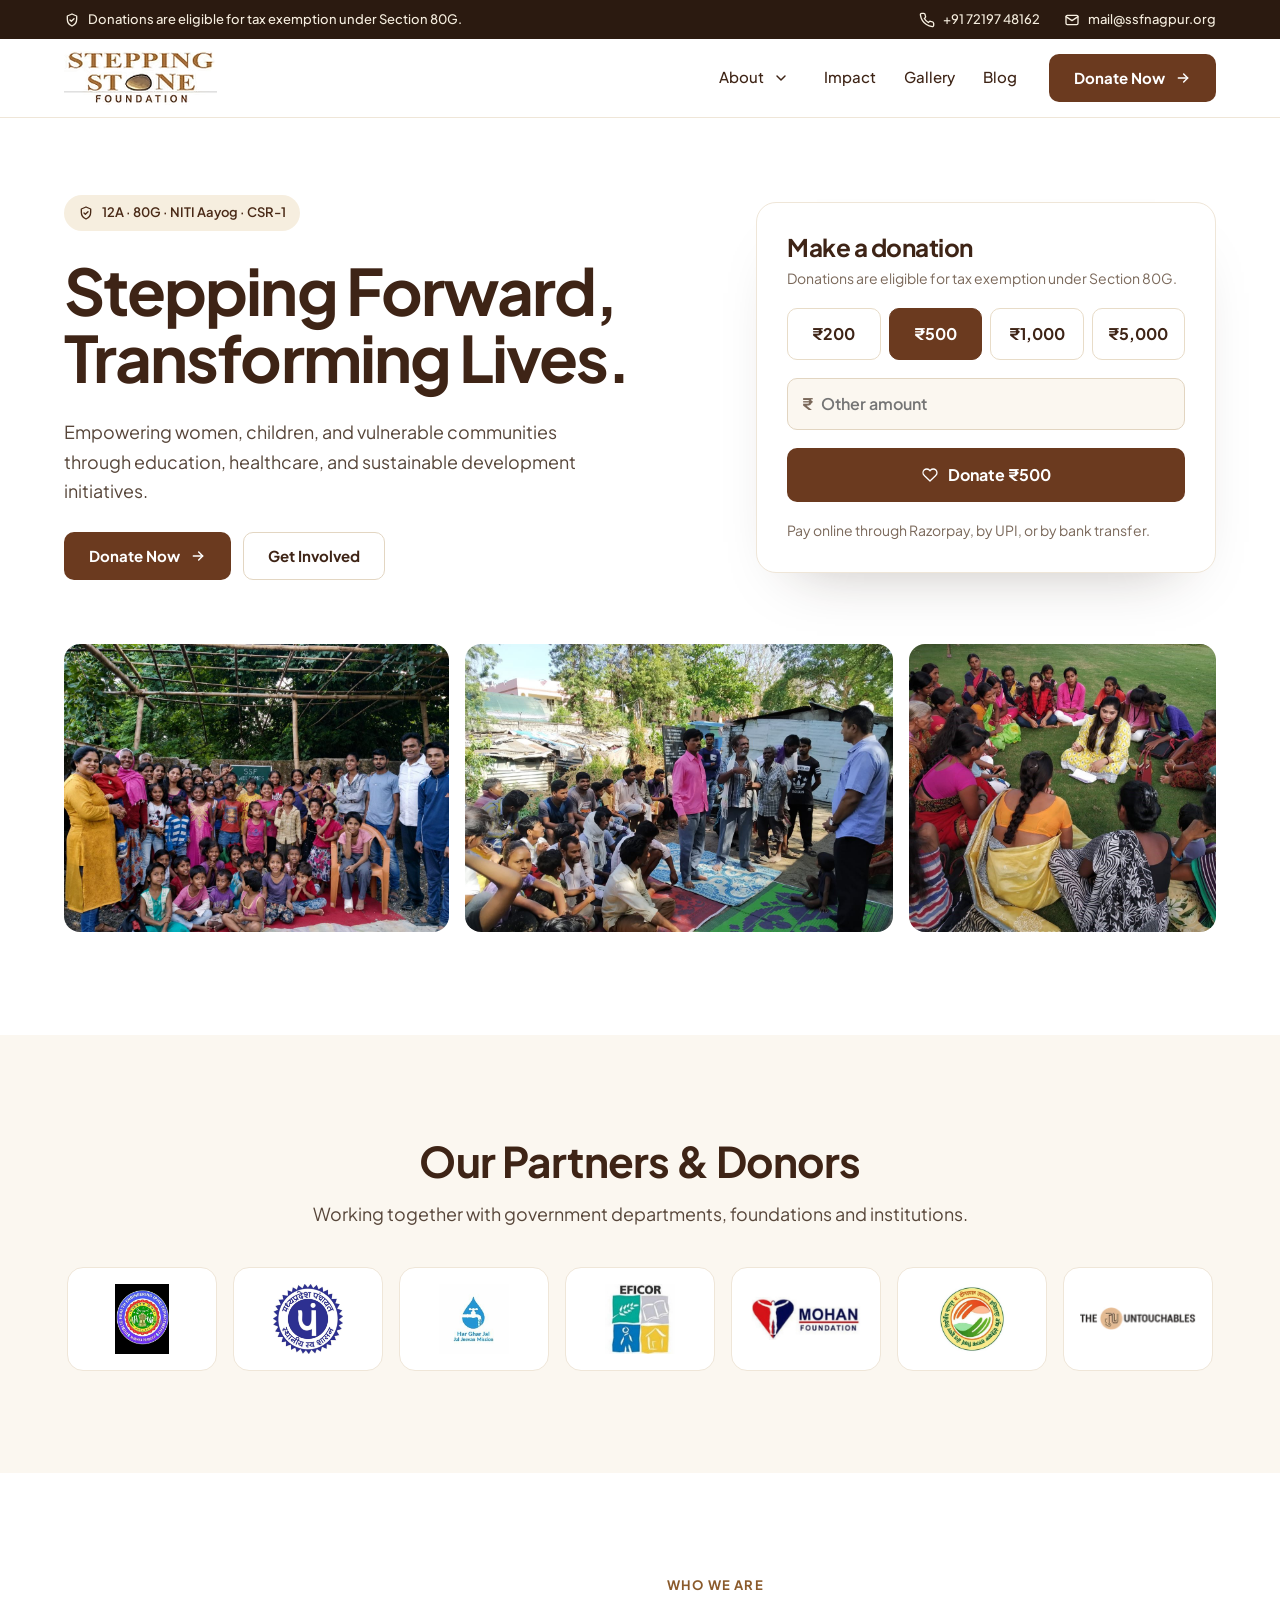
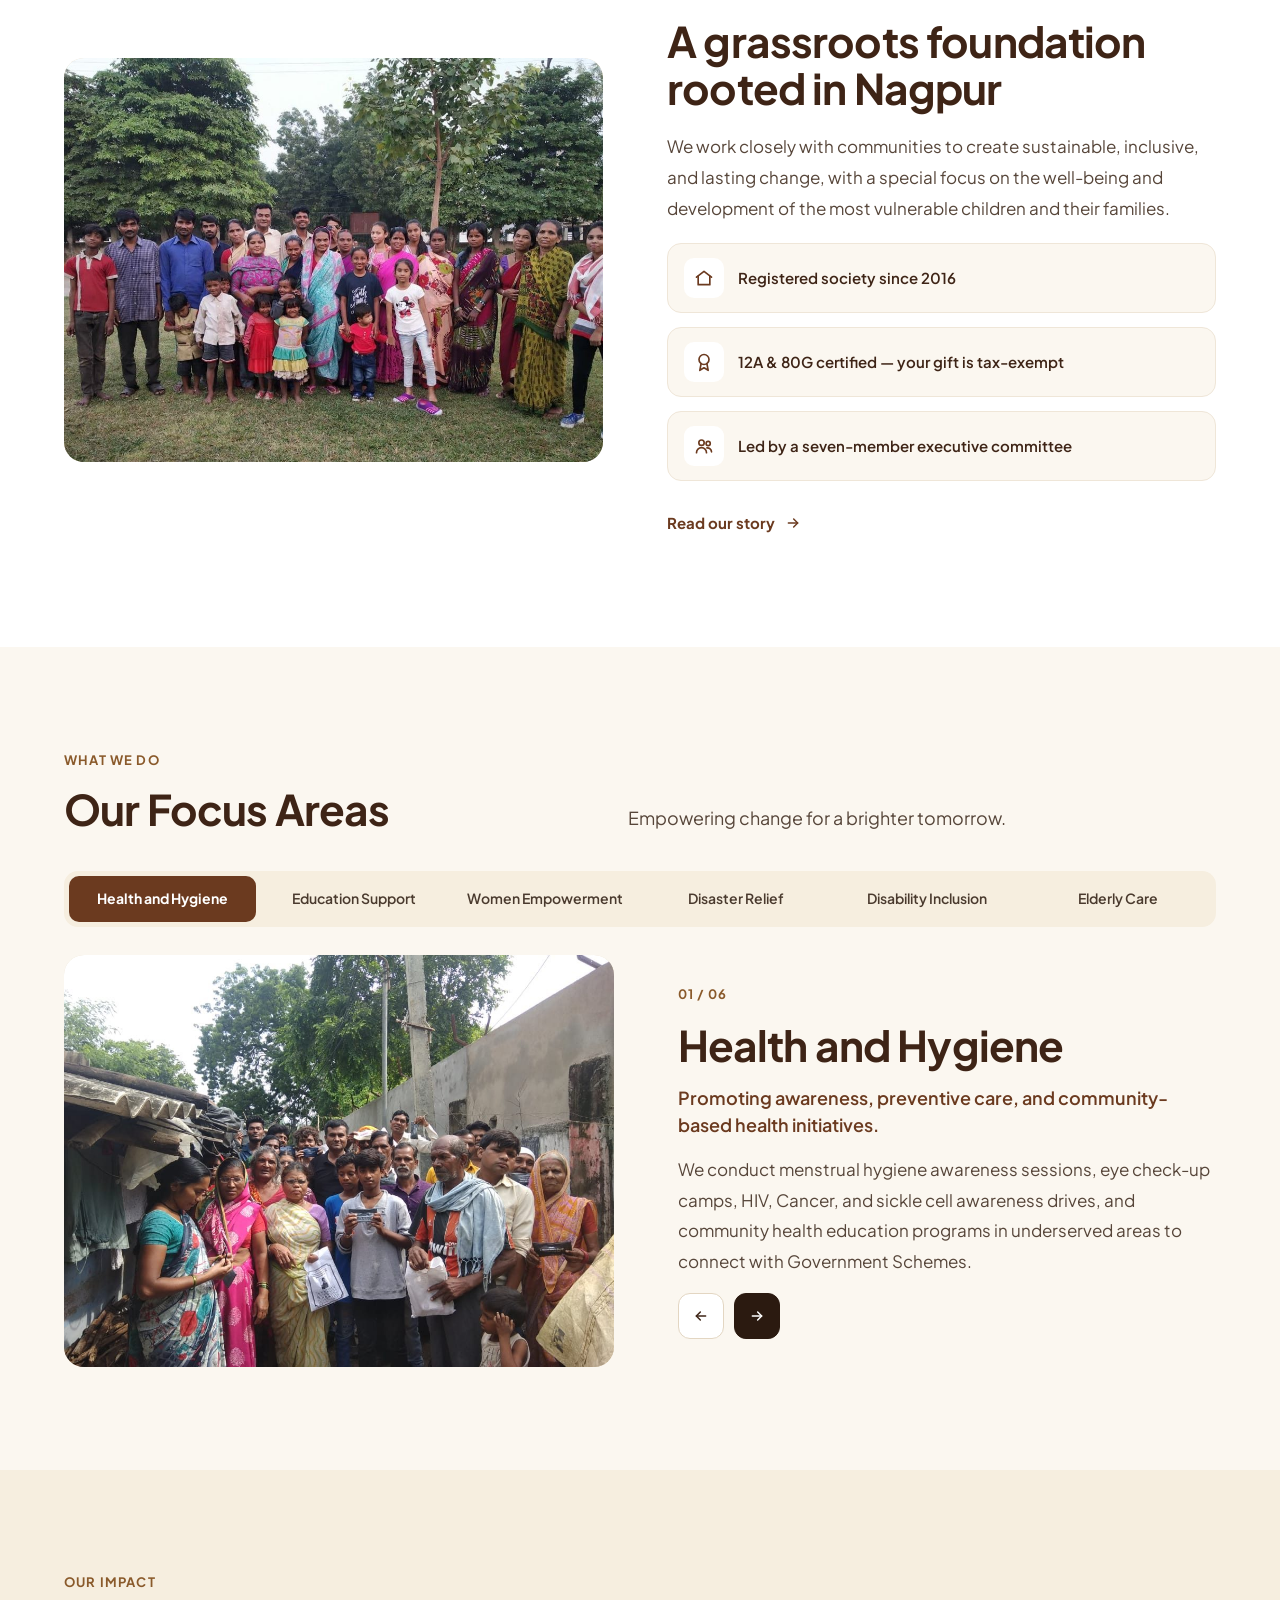
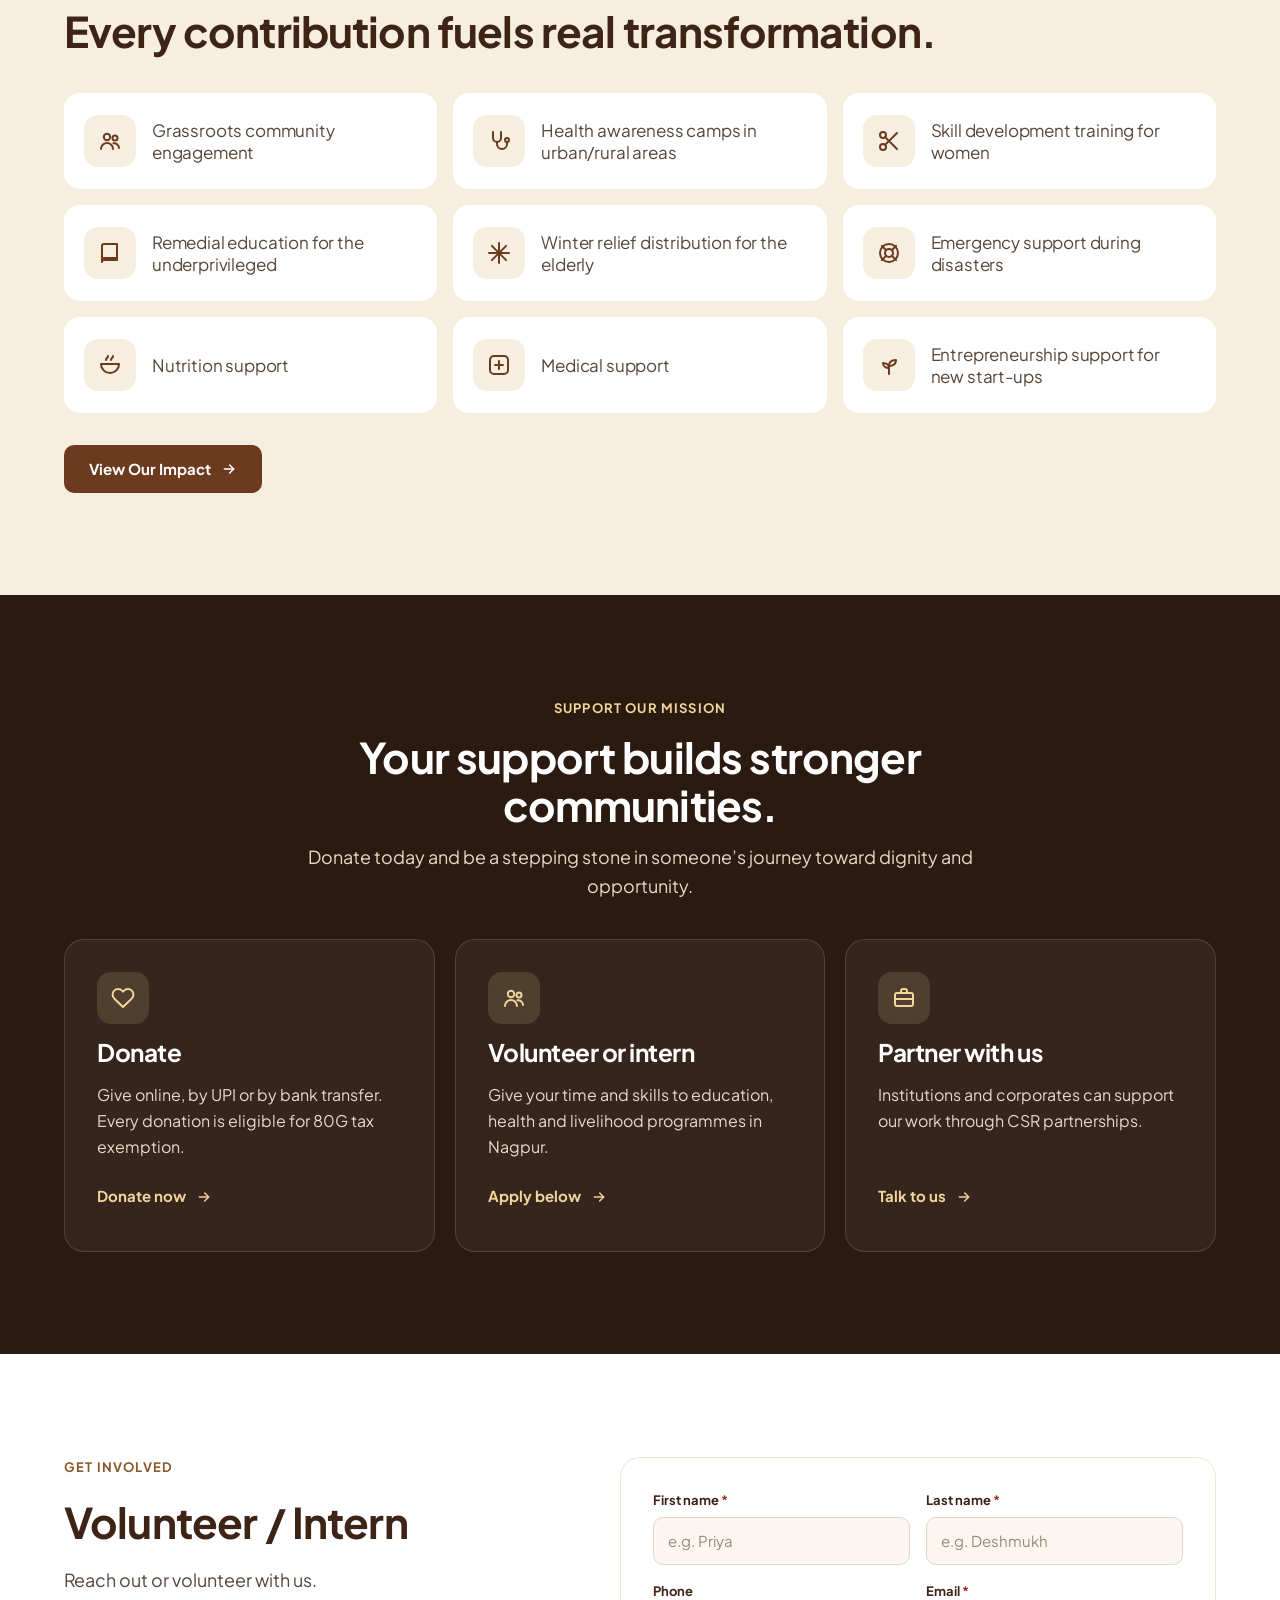
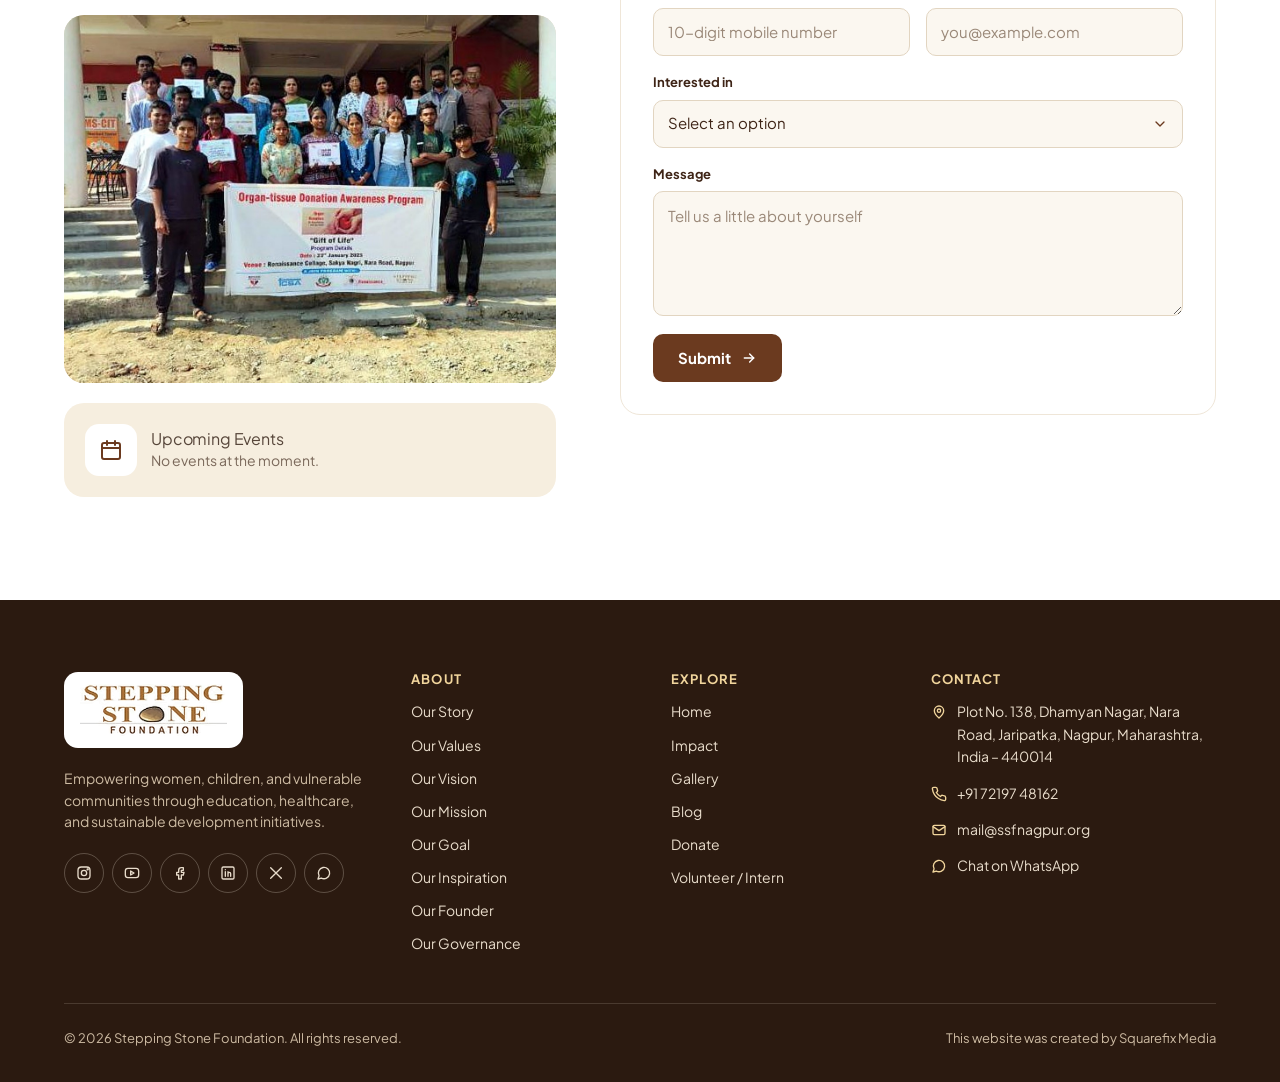
<file: index.html>
<!DOCTYPE html>
<html lang="en">
<head>
<meta charset="utf-8">
<meta name="viewport" content="width=device-width, initial-scale=1">
<title>Stepping Stone Foundation — Stepping Forward, Transforming Lives</title>
<meta name="description" content="Stepping Stone Foundation, Nagpur, empowers women, children and vulnerable communities through education, healthcare and sustainable development. 80G tax exemption on donations.">
<meta property="og:title" content="Stepping Stone Foundation — Stepping Forward, Transforming Lives">
<meta property="og:description" content="Stepping Stone Foundation, Nagpur, empowers women, children and vulnerable communities through education, healthcare and sustainable development. 80G tax exemption on donations.">
<meta property="og:image" content="assets/img/hero-1.jpg">
<meta name="theme-color" content="#2B1A10">
<link rel="icon" href="data:image/svg+xml,%3Csvg xmlns='http://www.w3.org/2000/svg' viewBox='0 0 64 64'%3E%3Crect width='64' height='64' rx='14' fill='%232B1A10'/%3E%3Cellipse cx='32' cy='34' rx='18' ry='13' fill='%23A8732B'/%3E%3Cellipse cx='26' cy='29' rx='6' ry='3' fill='%23F1D59C' opacity='.8'/%3E%3C/svg%3E">
<link rel="preconnect" href="https://fonts.googleapis.com">
<link rel="preconnect" href="https://fonts.gstatic.com" crossorigin>
<link href="https://fonts.googleapis.com/css2?family=Plus+Jakarta+Sans:ital,wght@0,400;0,500;0,600;0,700;0,800;1,500&display=swap" rel="stylesheet">
<link rel="stylesheet" href="assets/css/style.css">
<script>(function(d){if('IntersectionObserver' in window&&!matchMedia('(prefers-reduced-motion: reduce)').matches){d.classList.add('js-reveal');setTimeout(function(){if(!window.SSF_REVEAL)d.classList.remove('js-reveal')},3000)}})(document.documentElement)</script>
</head>
<body>
<a class="skip" href="#main">Skip to content</a>
<div class="masthead">
<div class="topbar"><div class="container">
<p class="note"><svg class="icon" width="15" height="15" viewBox="0 0 24 24" fill="none" stroke="currentColor" stroke-width="2" stroke-linecap="round" stroke-linejoin="round" aria-hidden="true"><path d="M12 3l7 3v5c0 4.5-3 8.5-7 10-4-1.5-7-5.5-7-10V6l7-3z"/><path d="M9 12l2 2 4-4"/></svg>Donations are eligible for tax exemption under Section 80G.</p>
<div class="contact"><a href="tel:+917219748162"><svg class="icon" width="14" height="14" viewBox="0 0 24 24" fill="none" stroke="currentColor" stroke-width="2" stroke-linecap="round" stroke-linejoin="round" aria-hidden="true"><path d="M22 16.9v3a2 2 0 0 1-2.2 2 19.8 19.8 0 0 1-8.6-3.1 19.5 19.5 0 0 1-6-6A19.8 19.8 0 0 1 2.1 4.2 2 2 0 0 1 4.1 2h3a2 2 0 0 1 2 1.7c.1.9.4 1.8.7 2.7a2 2 0 0 1-.5 2.1L8 9.8a16 16 0 0 0 6 6l1.3-1.3a2 2 0 0 1 2.1-.4c.9.3 1.8.6 2.7.7a2 2 0 0 1 1.7 2z"/></svg>+91 72197 48162</a><a href="mailto:mail@ssfnagpur.org"><svg class="icon" width="14" height="14" viewBox="0 0 24 24" fill="none" stroke="currentColor" stroke-width="2" stroke-linecap="round" stroke-linejoin="round" aria-hidden="true"><rect x="3" y="5" width="18" height="14" rx="2"/><path d="M3 7l9 6 9-6"/></svg>mail@ssfnagpur.org</a></div>
</div></div>
<header class="site-header"><div class="container">
<a class="brand" href="index.html" aria-label="Stepping Stone Foundation, home"><img src="assets/img/logo.png" alt="Stepping Stone Foundation" width="153" height="54"></a>
<button class="nav-toggle" type="button" aria-expanded="false" aria-controls="site-nav" aria-label="Menu"><svg class="icon" width="22" height="22" viewBox="0 0 24 24" fill="none" stroke="currentColor" stroke-width="2" stroke-linecap="round" stroke-linejoin="round" aria-hidden="true"><path d="M4 7h16M4 12h16M4 17h16"/></svg></button>
<nav class="nav" id="site-nav" aria-label="Main">
<ul class="nav-links">
<li class="has-menu"><a href="about.html">About</a><button class="submenu-toggle" type="button" aria-expanded="false" aria-controls="about-menu" aria-label="Show About sections"><svg class="icon" width="16" height="16" viewBox="0 0 24 24" fill="none" stroke="currentColor" stroke-width="2.2" stroke-linecap="round" stroke-linejoin="round" aria-hidden="true"><path d="M6 9l6 6 6-6"/></svg></button><div class="submenu" id="about-menu"><ul><li><a href="about.html#story">Our Story</a></li><li><a href="about.html#values">Our Values</a></li><li><a href="about.html#vision">Our Vision</a></li><li><a href="about.html#mission">Our Mission</a></li><li><a href="about.html#goal">Our Goal</a></li><li><a href="about.html#inspiration">Our Inspiration</a></li><li><a href="about.html#founder">Our Founder</a></li><li><a href="about.html#governance">Our Governance</a></li></ul></div></li>
<li><a href="impact.html">Impact</a></li>
<li><a href="gallery.html">Gallery</a></li>
<li><a href="blog.html">Blog</a></li>
</ul>
<a class="btn btn-primary" href="donate.html">Donate Now<svg class="icon" width="16" height="16" viewBox="0 0 24 24" fill="none" stroke="currentColor" stroke-width="2.2" stroke-linecap="round" stroke-linejoin="round" aria-hidden="true"><path d="M5 12h14"/><path d="M13 6l6 6-6 6"/></svg></a>
</nav>
</div></header>
</div>
<main id="main">

<section class="hero">
<div class="container">
<div class="hero__grid">
<div class="hero__copy reveal">
<span class="pill"><svg aria-hidden="true" class="icon" fill="none" height="14" stroke="currentColor" stroke-linecap="round" stroke-linejoin="round" stroke-width="2" viewbox="0 0 24 24" width="14"><path d="M12 3l7 3v5c0 4.5-3 8.5-7 10-4-1.5-7-5.5-7-10V6l7-3z"></path><path d="M9 12l2 2 4-4"></path></svg>12A · 80G · NITI Aayog · CSR-1</span>
<h1 class="t-display">Stepping Forward,<br/>Transforming Lives.</h1>
<p class="lead" style="max-width:560px">Empowering women, children, and vulnerable communities through education, healthcare, and sustainable development initiatives.</p>
<div class="btn-row"><a class="btn btn-primary" href="donate.html">Donate Now<svg aria-hidden="true" class="icon" fill="none" height="16" stroke="currentColor" stroke-linecap="round" stroke-linejoin="round" stroke-width="2.2" viewbox="0 0 24 24" width="16"><path d="M5 12h14"></path><path d="M13 6l6 6-6 6"></path></svg></a><a class="btn btn-light" href="#volunteer">Get Involved</a></div>
</div>
<div class="hero__card reveal" style="--d:90ms">
<div class="give-card" data-label="Donate {amt}" data-picker="">
<div class="stack-sm" style="gap:6px"><h2 class="t-h3">Make a donation</h2><p class="small">Donations are eligible for tax exemption under Section 80G.</p></div>
<div aria-label="Choose an amount" class="amounts" role="group"><button aria-pressed="false" class="amount" data-amount="200" type="button">₹200</button><button aria-pressed="true" class="amount" data-amount="500" type="button">₹500</button><button aria-pressed="false" class="amount" data-amount="1000" type="button">₹1,000</button><button aria-pressed="false" class="amount" data-amount="5000" type="button">₹5,000</button></div>
<label class="custom-amount" for="quick-amount"><span>₹</span><input aria-label="Other amount in rupees" data-custom-amount="" id="quick-amount" inputmode="numeric" min="1" placeholder="Other amount" step="1" type="number"/></label>
<a class="btn btn-primary btn-block" data-store-amount="" href="donate.html#donate-form"><svg aria-hidden="true" class="icon" fill="none" height="17" stroke="currentColor" stroke-linecap="round" stroke-linejoin="round" stroke-width="2" viewbox="0 0 24 24" width="17"><path d="M20.8 4.6a5.5 5.5 0 0 0-7.8 0L12 5.7l-1-1.1a5.5 5.5 0 0 0-7.8 7.8l1 1.1L12 21l7.8-7.5 1-1.1a5.5 5.5 0 0 0 0-7.8z"></path></svg><span data-donate-label="">Donate ₹500</span></a>
<p class="small">Pay online through Razorpay, by UPI, or by bank transfer.</p>
</div>
</div>
</div>
<div class="jrow"><div class="reveal reveal--zoom" style="flex:1.333 1 0"><img alt="Children and volunteers gathered at a Stepping Stone community session" decoding="async" height="900" src="assets/img/hero-1.jpg" width="1200"/></div><div class="reveal reveal--zoom" style="flex:1.481 1 0;--d:90ms"><img alt="Residents gathered on mats for a Stepping Stone community meeting in a basti" decoding="async" height="864" src="assets/img/home-community-meeting.jpg" width="1280"/></div><div class="reveal reveal--zoom" style="flex:1.064 1 0;--d:180ms"><img alt="Women sitting in a circle on the grass for an awareness session" decoding="async" height="902" src="assets/img/home-women-circle.jpg" width="960"/></div></div>
</div>
</section>
<section aria-labelledby="partners-title" class="section section--soft">
<div class="container">
<div class="sec-head sec-head--center reveal"><h2 class="t-h2" id="partners-title">Our Partners &amp; Donors</h2><p class="lead">Working together with government departments, foundations and institutions.</p></div>
<div class="logo-grid"><div class="logo-tile reveal reveal--zoom"><img alt="Public Health Engineering Department, Madhya Pradesh" decoding="async" height="505" loading="lazy" src="assets/img/partner-phe.jpg" width="396"/></div><div class="logo-tile reveal reveal--zoom" style="--d:90ms"><img alt="Madhya Pradesh Panchayat" decoding="async" height="554" loading="lazy" src="assets/img/partner-mp-panchayat.jpg" width="554"/></div><div class="logo-tile reveal reveal--zoom" style="--d:180ms"><img alt="Har Ghar Jal, Jal Jeevan Mission" decoding="async" height="225" loading="lazy" src="assets/img/partner-har-ghar-jal.jpg" width="225"/></div><div class="logo-tile reveal reveal--zoom" style="--d:270ms"><img alt="EFICOR" decoding="async" height="222" loading="lazy" src="assets/img/partner-eficor.jpg" width="222"/></div><div class="logo-tile reveal reveal--zoom" style="--d:360ms"><img alt="MOHAN Foundation" decoding="async" height="252" loading="lazy" src="assets/img/partner-mohan-foundation.jpg" width="579"/></div><div class="logo-tile reveal reveal--zoom" style="--d:450ms"><img alt="Pt. Deendayal Upadhyay Institute, Nagpur" decoding="async" height="406" loading="lazy" src="assets/img/partner-ddu-institute.jpg" width="406"/></div><div class="logo-tile reveal reveal--zoom" style="--d:540ms"><img alt="The Untouchables" decoding="async" height="94" loading="lazy" src="assets/img/partner-untouchables.png" width="468"/></div></div>
</div>
</section>
<section class="section">
<div class="container">
<div class="split">
<div class="split__media reveal"><div class="frame" style="--r:4/3;--pos:center"><img alt="Community members and the Stepping Stone team after a programme" decoding="async" height="778" loading="lazy" src="assets/img/gallery-6.jpg" width="1200"/></div></div>
<div class="split__body reveal" style="--d:90ms">
<span class="eyebrow">Who we are</span>
<h2 class="t-h2">A grassroots foundation rooted in Nagpur</h2>
<p class="prose">We work closely with communities to create sustainable, inclusive, and lasting change, with a special focus on the well-being and development of the most vulnerable children and their families.</p>
<ul class="facts">
<li><span class="icon-badge"><svg aria-hidden="true" class="icon" fill="none" height="20" stroke="currentColor" stroke-linecap="round" stroke-linejoin="round" stroke-width="2" viewbox="0 0 24 24" width="20"><path d="M3 11l9-7 9 7"></path><path d="M5 10v10h14V10"></path></svg></span>Registered society since 2016</li>
<li><span class="icon-badge"><svg aria-hidden="true" class="icon" fill="none" height="20" stroke="currentColor" stroke-linecap="round" stroke-linejoin="round" stroke-width="2" viewbox="0 0 24 24" width="20"><circle cx="12" cy="9" r="6"></circle><path d="M8.5 14 7 22l5-3 5 3-1.5-8"></path></svg></span>12A &amp; 80G certified — your gift is tax-exempt</li>
<li><span class="icon-badge"><svg aria-hidden="true" class="icon" fill="none" height="20" stroke="currentColor" stroke-linecap="round" stroke-linejoin="round" stroke-width="2" viewbox="0 0 24 24" width="20"><circle cx="9" cy="8" r="3.2"></circle><path d="M3 20a6 6 0 0 1 12 0"></path><circle cx="17" cy="9" r="2.5"></circle><path d="M15.5 14.2A5 5 0 0 1 21 19"></path></svg></span>Led by a seven-member executive committee</li>
</ul>
<a class="link-arrow" href="about.html">Read our story<svg aria-hidden="true" class="icon" fill="none" height="16" stroke="currentColor" stroke-linecap="round" stroke-linejoin="round" stroke-width="2.2" viewbox="0 0 24 24" width="16"><path d="M5 12h14"></path><path d="M13 6l6 6-6 6"></path></svg></a>
</div>
</div>
</div>
</section>
<section class="section section--soft">
<div class="container" data-tabs="">
<div class="sec-head sec-head--split reveal"><div><span class="eyebrow">What we do</span><h2 class="t-h2">Our Focus Areas</h2></div><p class="lead">Empowering change for a brighter tomorrow.</p></div>
<div aria-label="Focus areas" class="tabs reveal" role="tablist" style="--d:90ms"><button aria-controls="panel-health" aria-selected="true" class="tab" id="tab-health" role="tab" type="button">Health and Hygiene</button><button aria-controls="panel-education" aria-selected="false" class="tab" id="tab-education" role="tab" type="button">Education Support</button><button aria-controls="panel-women" aria-selected="false" class="tab" id="tab-women" role="tab" type="button">Women Empowerment</button><button aria-controls="panel-disaster" aria-selected="false" class="tab" id="tab-disaster" role="tab" type="button">Disaster Relief</button><button aria-controls="panel-disability" aria-selected="false" class="tab" id="tab-disability" role="tab" type="button">Disability Inclusion</button><button aria-controls="panel-elderly" aria-selected="false" class="tab" id="tab-elderly" role="tab" type="button">Elderly Care</button></div>
<div aria-labelledby="tab-health" class="focus-panel reveal" id="panel-health" role="tabpanel" style="--d:180ms">
<div class="split__media"><div class="frame" style="--r:4/3;--pos:center"><img alt="Community members gathered for a health awareness drive in a basti" decoding="async" height="780" loading="lazy" src="assets/img/focus-health-community.jpg" width="1040"/></div></div>
<div class="split__body">
<p class="counter">01 / 06</p>
<h3 class="t-h2">Health and Hygiene</h3>
<p class="tagline">Promoting awareness, preventive care, and community-based health initiatives.</p>
<p class="prose">We conduct menstrual hygiene awareness sessions, eye check-up camps, HIV, Cancer, and sickle cell awareness drives, and community health education programs in underserved areas to connect with Government Schemes.</p>
<div class="arrows"><button aria-label="Previous focus area" class="arrow-btn" data-tab-prev="" type="button"><svg aria-hidden="true" class="icon" fill="none" height="18" stroke="currentColor" stroke-linecap="round" stroke-linejoin="round" stroke-width="2.2" viewbox="0 0 24 24" width="18"><path d="M19 12H5"></path><path d="M11 6l-6 6 6 6"></path></svg></button><button aria-label="Next focus area" class="arrow-btn arrow-btn--dark" data-tab-next="" type="button"><svg aria-hidden="true" class="icon" fill="none" height="18" stroke="currentColor" stroke-linecap="round" stroke-linejoin="round" stroke-width="2.2" viewbox="0 0 24 24" width="18"><path d="M5 12h14"></path><path d="M13 6l6 6-6 6"></path></svg></button></div>
</div></div><div aria-labelledby="tab-education" class="focus-panel reveal" hidden="" id="panel-education" role="tabpanel" style="--d:270ms">
<div class="split__media"><div class="frame" style="--r:4/3;--pos:center"><img alt="Children attending an outdoor learning session" decoding="async" height="900" loading="lazy" src="assets/img/hero-2.jpg" width="1200"/></div></div>
<div class="split__body">
<p class="counter">02 / 06</p>
<h3 class="t-h2">Education Support</h3>
<p class="tagline">Breaking poverty cycles through remedial education programs and learning access.</p>
<p class="prose">We provide tuition classes, foundational literacy support, educational materials, and recreational engagement for children in slum communities.</p>
<div class="arrows"><button aria-label="Previous focus area" class="arrow-btn" data-tab-prev="" type="button"><svg aria-hidden="true" class="icon" fill="none" height="18" stroke="currentColor" stroke-linecap="round" stroke-linejoin="round" stroke-width="2.2" viewbox="0 0 24 24" width="18"><path d="M19 12H5"></path><path d="M11 6l-6 6 6 6"></path></svg></button><button aria-label="Next focus area" class="arrow-btn arrow-btn--dark" data-tab-next="" type="button"><svg aria-hidden="true" class="icon" fill="none" height="18" stroke="currentColor" stroke-linecap="round" stroke-linejoin="round" stroke-width="2.2" viewbox="0 0 24 24" width="18"><path d="M5 12h14"></path><path d="M13 6l6 6-6 6"></path></svg></button></div>
</div></div><div aria-labelledby="tab-women" class="focus-panel reveal" hidden="" id="panel-women" role="tabpanel" style="--d:360ms">
<div class="split__media"><div class="frame" style="--r:4/3;--pos:center 35%"><img alt="A woman learning tailoring on a sewing machine as girls look on" decoding="async" height="820" loading="lazy" src="assets/img/gallery-3.jpg" width="1280"/></div></div>
<div class="split__body">
<p class="counter">03 / 06</p>
<h3 class="t-h2">Women Empowerment</h3>
<p class="tagline">Skill development and livelihood training for financial independence in urban and rural areas.</p>
<p class="prose">Through skill development programs such as cake-making and tailoring, we support women in building sustainable livelihood opportunities and connecting with Govt Schemes.</p>
<div class="arrows"><button aria-label="Previous focus area" class="arrow-btn" data-tab-prev="" type="button"><svg aria-hidden="true" class="icon" fill="none" height="18" stroke="currentColor" stroke-linecap="round" stroke-linejoin="round" stroke-width="2.2" viewbox="0 0 24 24" width="18"><path d="M19 12H5"></path><path d="M11 6l-6 6 6 6"></path></svg></button><button aria-label="Next focus area" class="arrow-btn arrow-btn--dark" data-tab-next="" type="button"><svg aria-hidden="true" class="icon" fill="none" height="18" stroke="currentColor" stroke-linecap="round" stroke-linejoin="round" stroke-width="2.2" viewbox="0 0 24 24" width="18"><path d="M5 12h14"></path><path d="M13 6l6 6-6 6"></path></svg></button></div>
</div></div><div aria-labelledby="tab-disaster" class="focus-panel reveal" hidden="" id="panel-disaster" role="tabpanel" style="--d:450ms">
<div class="split__media"><div class="frame" style="--r:4/3;--pos:center"><img alt="A family receiving a ration kit outside their home" decoding="async" height="596" loading="lazy" src="assets/img/g-ration-kit.jpg" width="796"/></div></div>
<div class="split__body">
<p class="counter">04 / 06</p>
<h3 class="t-h2">Disaster Relief</h3>
<p class="tagline">Rapid response and community recovery during crises.</p>
<p class="prose">We mobilise resources during floods, pandemics, and emergencies to provide direct assistance to affected families.</p>
<div class="arrows"><button aria-label="Previous focus area" class="arrow-btn" data-tab-prev="" type="button"><svg aria-hidden="true" class="icon" fill="none" height="18" stroke="currentColor" stroke-linecap="round" stroke-linejoin="round" stroke-width="2.2" viewbox="0 0 24 24" width="18"><path d="M19 12H5"></path><path d="M11 6l-6 6 6 6"></path></svg></button><button aria-label="Next focus area" class="arrow-btn arrow-btn--dark" data-tab-next="" type="button"><svg aria-hidden="true" class="icon" fill="none" height="18" stroke="currentColor" stroke-linecap="round" stroke-linejoin="round" stroke-width="2.2" viewbox="0 0 24 24" width="18"><path d="M5 12h14"></path><path d="M13 6l6 6-6 6"></path></svg></button></div>
</div></div><div aria-labelledby="tab-disability" class="focus-panel reveal" hidden="" id="panel-disability" role="tabpanel" style="--d:540ms">
<div class="split__media"><div class="frame" style="--r:4/3;--pos:center"><img alt="Celebration of the International Day of Persons with Disabilities" decoding="async" height="1050" loading="lazy" src="assets/img/focus-disability-day.jpg" width="1400"/></div></div>
<div class="split__body">
<p class="counter">05 / 06</p>
<h3 class="t-h2">Disability Inclusion</h3>
<p class="tagline">Promoting awareness, dignity, and equal opportunities.</p>
<p class="prose">We promote awareness and inclusion initiatives, connect with Skill Training and Livelihood, refraction programs, and connect with Government Schemes.</p>
<div class="arrows"><button aria-label="Previous focus area" class="arrow-btn" data-tab-prev="" type="button"><svg aria-hidden="true" class="icon" fill="none" height="18" stroke="currentColor" stroke-linecap="round" stroke-linejoin="round" stroke-width="2.2" viewbox="0 0 24 24" width="18"><path d="M19 12H5"></path><path d="M11 6l-6 6 6 6"></path></svg></button><button aria-label="Next focus area" class="arrow-btn arrow-btn--dark" data-tab-next="" type="button"><svg aria-hidden="true" class="icon" fill="none" height="18" stroke="currentColor" stroke-linecap="round" stroke-linejoin="round" stroke-width="2.2" viewbox="0 0 24 24" width="18"><path d="M5 12h14"></path><path d="M13 6l6 6-6 6"></path></svg></button></div>
</div></div><div aria-labelledby="tab-elderly" class="focus-panel reveal" hidden="" id="panel-elderly" role="tabpanel" style="--d:540ms">
<div class="split__media"><div class="frame frame--fit" style="--r:4/3;--pos:center"><img alt="" aria-hidden="true" class="frame__bg" decoding="async" loading="lazy" src="assets/img/g-elderly-ration.jpg"/><img alt="An elderly woman receiving a ration kit" decoding="async" height="509" loading="lazy" src="assets/img/g-elderly-ration.jpg" width="448"/></div></div>
<div class="split__body">
<p class="counter">06 / 06</p>
<h3 class="t-h2">Elderly Care</h3>
<p class="tagline">Supporting senior citizens with dignity and compassion.</p>
<p class="prose">We provide winter essentials and Medicinal help, a health camp for elderly people, Nutritional Support and conduct awareness programs addressing the needs of senior citizens connecting with Government Schemes.</p>
<div class="arrows"><button aria-label="Previous focus area" class="arrow-btn" data-tab-prev="" type="button"><svg aria-hidden="true" class="icon" fill="none" height="18" stroke="currentColor" stroke-linecap="round" stroke-linejoin="round" stroke-width="2.2" viewbox="0 0 24 24" width="18"><path d="M19 12H5"></path><path d="M11 6l-6 6 6 6"></path></svg></button><button aria-label="Next focus area" class="arrow-btn arrow-btn--dark" data-tab-next="" type="button"><svg aria-hidden="true" class="icon" fill="none" height="18" stroke="currentColor" stroke-linecap="round" stroke-linejoin="round" stroke-width="2.2" viewbox="0 0 24 24" width="18"><path d="M5 12h14"></path><path d="M13 6l6 6-6 6"></path></svg></button></div>
</div></div>
</div>
</section>
<section class="section section--cream">
<div class="container">
<div class="sec-head sec-head--split reveal"><div><span class="eyebrow">Our Impact</span><h2 class="t-h2">Every contribution fuels real transformation.</h2></div></div>
<ul class="impact-grid" style="list-style:none;margin:0;padding:0">
<li class="impact-item reveal"><span class="icon-badge"><svg aria-hidden="true" class="icon" fill="none" height="24" stroke="currentColor" stroke-linecap="round" stroke-linejoin="round" stroke-width="2" viewbox="0 0 24 24" width="24"><circle cx="9" cy="8" r="3.2"></circle><path d="M3 20a6 6 0 0 1 12 0"></path><circle cx="17" cy="9" r="2.5"></circle><path d="M15.5 14.2A5 5 0 0 1 21 19"></path></svg></span><span class="t-h4">Grassroots community engagement</span></li><li class="impact-item reveal" style="--d:90ms"><span class="icon-badge"><svg aria-hidden="true" class="icon" fill="none" height="24" stroke="currentColor" stroke-linecap="round" stroke-linejoin="round" stroke-width="2" viewbox="0 0 24 24" width="24"><path d="M6 3v6a4 4 0 0 0 8 0V3"></path><path d="M10 13v2a5 5 0 0 0 10 0v-2"></path><circle cx="20" cy="11" r="2"></circle></svg></span><span class="t-h4">Health awareness camps in urban/rural areas</span></li><li class="impact-item reveal" style="--d:180ms"><span class="icon-badge"><svg aria-hidden="true" class="icon" fill="none" height="24" stroke="currentColor" stroke-linecap="round" stroke-linejoin="round" stroke-width="2" viewbox="0 0 24 24" width="24"><circle cx="6" cy="6" r="3"></circle><circle cx="6" cy="18" r="3"></circle><path d="M8.1 8.1 20 20M8.1 15.9 20 4"></path></svg></span><span class="t-h4">Skill development training for women</span></li><li class="impact-item reveal" style="--d:270ms"><span class="icon-badge"><svg aria-hidden="true" class="icon" fill="none" height="24" stroke="currentColor" stroke-linecap="round" stroke-linejoin="round" stroke-width="2" viewbox="0 0 24 24" width="24"><path d="M4 5a2 2 0 0 1 2-2h13v16H6a2 2 0 0 0-2 2z"></path><path d="M4 19a2 2 0 0 1 2-2h13"></path></svg></span><span class="t-h4">Remedial education for the underprivileged</span></li><li class="impact-item reveal" style="--d:360ms"><span class="icon-badge"><svg aria-hidden="true" class="icon" fill="none" height="24" stroke="currentColor" stroke-linecap="round" stroke-linejoin="round" stroke-width="2" viewbox="0 0 24 24" width="24"><path d="M12 2v20M4.9 4.9l14.2 14.2M2 12h20M4.9 19.1 19.1 4.9"></path></svg></span><span class="t-h4">Winter relief distribution for the elderly</span></li><li class="impact-item reveal" style="--d:450ms"><span class="icon-badge"><svg aria-hidden="true" class="icon" fill="none" height="24" stroke="currentColor" stroke-linecap="round" stroke-linejoin="round" stroke-width="2" viewbox="0 0 24 24" width="24"><circle cx="12" cy="12" r="9"></circle><circle cx="12" cy="12" r="4"></circle><path d="m4.9 4.9 4.3 4.3M14.8 14.8l4.3 4.3M14.8 9.2l4.3-4.3M4.9 19.1l4.3-4.3"></path></svg></span><span class="t-h4">Emergency support during disasters</span></li><li class="impact-item reveal" style="--d:540ms"><span class="icon-badge"><svg aria-hidden="true" class="icon" fill="none" height="24" stroke="currentColor" stroke-linecap="round" stroke-linejoin="round" stroke-width="2" viewbox="0 0 24 24" width="24"><path d="M3 11h18a9 9 0 0 1-18 0z"></path><path d="M8 7c0-2 2-2 2-4M13 7c0-2 2-2 2-4"></path></svg></span><span class="t-h4">Nutrition support</span></li><li class="impact-item reveal" style="--d:540ms"><span class="icon-badge"><svg aria-hidden="true" class="icon" fill="none" height="24" stroke="currentColor" stroke-linecap="round" stroke-linejoin="round" stroke-width="2" viewbox="0 0 24 24" width="24"><rect height="18" rx="4" width="18" x="3" y="3"></rect><path d="M12 8v8M8 12h8"></path></svg></span><span class="t-h4">Medical support</span></li><li class="impact-item reveal" style="--d:540ms"><span class="icon-badge"><svg aria-hidden="true" class="icon" fill="none" height="24" stroke="currentColor" stroke-linecap="round" stroke-linejoin="round" stroke-width="2" viewbox="0 0 24 24" width="24"><path d="M12 21v-8"></path><path d="M12 13c0-4 3-6 7-6 0 4-3 6-7 6z"></path><path d="M12 15c0-3-2.5-5-6-5 0 3 2.5 5 6 5z"></path></svg></span><span class="t-h4">Entrepreneurship support for new start-ups</span></li>
</ul>
<div class="reveal" style="margin-top:32px;--d:180ms"><a class="btn btn-primary" href="impact.html">View Our Impact<svg aria-hidden="true" class="icon" fill="none" height="16" stroke="currentColor" stroke-linecap="round" stroke-linejoin="round" stroke-width="2.2" viewbox="0 0 24 24" width="16"><path d="M5 12h14"></path><path d="M13 6l6 6-6 6"></path></svg></a></div>
</div>
</section>
<section class="section section--ink on-dark">
<div class="container">
<div class="sec-head sec-head--center reveal"><span class="eyebrow">Support Our Mission</span><h2 class="t-h2">Your support builds stronger communities.</h2><p class="lead">Donate today and be a stepping stone in someone’s journey toward dignity and opportunity.</p></div>
<div class="ways">
<div class="way reveal"><span class="icon-badge"><svg aria-hidden="true" class="icon" fill="none" height="24" stroke="currentColor" stroke-linecap="round" stroke-linejoin="round" stroke-width="2" viewbox="0 0 24 24" width="24"><path d="M20.8 4.6a5.5 5.5 0 0 0-7.8 0L12 5.7l-1-1.1a5.5 5.5 0 0 0-7.8 7.8l1 1.1L12 21l7.8-7.5 1-1.1a5.5 5.5 0 0 0 0-7.8z"></path></svg></span><h3 class="t-h3">Donate</h3><p>Give online, by UPI or by bank transfer. Every donation is eligible for 80G tax exemption.</p><a class="link-arrow" href="donate.html">Donate now<svg aria-hidden="true" class="icon" fill="none" height="16" stroke="currentColor" stroke-linecap="round" stroke-linejoin="round" stroke-width="2.2" viewbox="0 0 24 24" width="16"><path d="M5 12h14"></path><path d="M13 6l6 6-6 6"></path></svg></a></div>
<div class="way reveal" style="--d:90ms"><span class="icon-badge"><svg aria-hidden="true" class="icon" fill="none" height="24" stroke="currentColor" stroke-linecap="round" stroke-linejoin="round" stroke-width="2" viewbox="0 0 24 24" width="24"><circle cx="9" cy="8" r="3.2"></circle><path d="M3 20a6 6 0 0 1 12 0"></path><circle cx="17" cy="9" r="2.5"></circle><path d="M15.5 14.2A5 5 0 0 1 21 19"></path></svg></span><h3 class="t-h3">Volunteer or intern</h3><p>Give your time and skills to education, health and livelihood programmes in Nagpur.</p><a class="link-arrow" href="#volunteer">Apply below<svg aria-hidden="true" class="icon" fill="none" height="16" stroke="currentColor" stroke-linecap="round" stroke-linejoin="round" stroke-width="2.2" viewbox="0 0 24 24" width="16"><path d="M5 12h14"></path><path d="M13 6l6 6-6 6"></path></svg></a></div>
<div class="way reveal" style="--d:180ms"><span class="icon-badge"><svg aria-hidden="true" class="icon" fill="none" height="24" stroke="currentColor" stroke-linecap="round" stroke-linejoin="round" stroke-width="2" viewbox="0 0 24 24" width="24"><rect height="13" rx="2" width="18" x="3" y="7"></rect><path d="M9 7V5a2 2 0 0 1 2-2h2a2 2 0 0 1 2 2v2M3 13h18"></path></svg></span><h3 class="t-h3">Partner with us</h3><p>Institutions and corporates can support our work through CSR partnerships.</p><a class="link-arrow" href="donate.html#contact">Talk to us<svg aria-hidden="true" class="icon" fill="none" height="16" stroke="currentColor" stroke-linecap="round" stroke-linejoin="round" stroke-width="2.2" viewbox="0 0 24 24" width="16"><path d="M5 12h14"></path><path d="M13 6l6 6-6 6"></path></svg></a></div>
</div>
</div>
</section>
<section class="section" id="volunteer">
<div class="container">
<div class="split split--top">
<div class="split__body reveal" style="flex:0.9 1 380px">
<span class="eyebrow">Get involved</span>
<h2 class="t-h2">Volunteer / Intern</h2>
<p class="lead">Reach out or volunteer with us.</p>
<div class="frame" style="--r:4/3;--pos:center"><img alt="Students at an organ-tissue donation awareness programme" decoding="async" height="840" loading="lazy" src="assets/img/g-organ-donation.jpg" width="1120"/></div>
<div class="card card--cream" style="width:100%;padding:20px;display:flex;gap:14px;align-items:center"><span class="icon-badge" style="background:#fff"><svg aria-hidden="true" class="icon" fill="none" height="22" stroke="currentColor" stroke-linecap="round" stroke-linejoin="round" stroke-width="2" viewbox="0 0 24 24" width="22"><rect height="16" rx="2" width="18" x="3" y="5"></rect><path d="M16 3v4M8 3v4M3 10h18"></path></svg></span><div><p class="t-h4" style="font-size:16px">Upcoming Events</p><p class="small">No events at the moment.</p></div></div>
</div>
<form class="card form reveal" data-form="volunteer" novalidate="" style="flex:1.1 1 460px;min-width:0;--d:90ms">
<div class="form-grid">
<div class="field"><label for="v-first">First name <span class="req">*</span></label><input autocomplete="given-name" class="input" data-label="First name" data-rule="required" id="v-first" name="first" placeholder="e.g. Priya" required="" type="text"/></div>
<div class="field"><label for="v-last">Last name <span class="req">*</span></label><input autocomplete="family-name" class="input" data-label="Last name" data-rule="required" id="v-last" name="last" placeholder="e.g. Deshmukh" required="" type="text"/></div>
<div class="field"><label for="v-phone">Phone</label><input autocomplete="tel" class="input" data-label="Phone" id="v-phone" inputmode="tel" name="phone" placeholder="10-digit mobile number" type="tel"/></div>
<div class="field"><label for="v-email">Email <span class="req">*</span></label><input autocomplete="email" class="input" data-label="Email" data-rule="email" id="v-email" name="email" placeholder="you@example.com" required="" type="email"/></div>
<div class="field full"><label for="v-interest">Interested in</label><select class="input" data-label="Interested in" id="v-interest" name="interest"><option value="">Select an option</option><option>Volunteer</option><option>Intern</option></select></div>
<div class="field full"><label for="v-msg">Message</label><textarea class="input" data-label="Message" id="v-msg" name="message" placeholder="Tell us a little about yourself" rows="4"></textarea></div>
</div>
<button class="btn btn-primary" type="submit">Submit<svg aria-hidden="true" class="icon" fill="none" height="16" stroke="currentColor" stroke-linecap="round" stroke-linejoin="round" stroke-width="2.2" viewbox="0 0 24 24" width="16"><path d="M5 12h14"></path><path d="M13 6l6 6-6 6"></path></svg></button>
<div aria-live="polite" data-status="" hidden="" role="status"></div>
</form>
</div>
</div>
</section>
</main>
<footer class="site-footer"><div class="container">
<div class="footer-grid">
<div class="stack" style="align-items:flex-start">
<a class="footer-logo" href="index.html" aria-label="Stepping Stone Foundation, home"><img src="assets/img/logo.png" alt="Stepping Stone Foundation" width="148" height="52" loading="lazy"></a>
<p class="small" style="color:#CDBBA3;max-width:300px">Empowering women, children, and vulnerable communities through education, healthcare, and sustainable development initiatives.</p>
<div class="socials"><a href="https://www.instagram.com/steppingstonefoundationnagpur" target="_blank" rel="noopener" aria-label="Instagram"><svg class="icon" width="16" height="16" viewBox="0 0 24 24" fill="none" stroke="currentColor" stroke-width="2" stroke-linecap="round" stroke-linejoin="round" aria-hidden="true"><rect x="3" y="3" width="18" height="18" rx="5"/><circle cx="12" cy="12" r="4"/><circle cx="17.5" cy="6.5" r=".8"/></svg></a><a href="https://youtube.com/@steppingstone-r8e" target="_blank" rel="noopener" aria-label="YouTube"><svg class="icon" width="16" height="16" viewBox="0 0 24 24" fill="none" stroke="currentColor" stroke-width="2" stroke-linecap="round" stroke-linejoin="round" aria-hidden="true"><rect x="2" y="5" width="20" height="14" rx="4"/><path d="M10 9l5 3-5 3z"/></svg></a><a href="https://www.facebook.com/watch/?v=477281196458527" target="_blank" rel="noopener" aria-label="Facebook"><svg class="icon" width="16" height="16" viewBox="0 0 24 24" fill="none" stroke="currentColor" stroke-width="2" stroke-linecap="round" stroke-linejoin="round" aria-hidden="true"><path d="M14 8h3V4h-3a4 4 0 0 0-4 4v3H7v4h3v6h4v-6h3l1-4h-4V8z"/></svg></a><a href="http://www.linkedin.com/in/steppingstone-foundation-10208b325" target="_blank" rel="noopener" aria-label="LinkedIn"><svg class="icon" width="16" height="16" viewBox="0 0 24 24" fill="none" stroke="currentColor" stroke-width="2" stroke-linecap="round" stroke-linejoin="round" aria-hidden="true"><rect x="3" y="3" width="18" height="18" rx="2"/><path d="M8 10v7M8 7v.01M12 17v-4a2 2 0 0 1 4 0v4M12 10v7"/></svg></a><a href="https://x.com/Steppingst93715" target="_blank" rel="noopener" aria-label="X"><svg class="icon" width="16" height="16" viewBox="0 0 24 24" fill="none" stroke="currentColor" stroke-width="2" stroke-linecap="round" stroke-linejoin="round" aria-hidden="true"><path d="M4 4l16 16M20 4L4 20"/></svg></a><a href="https://wa.me/919890223319" target="_blank" rel="noopener" aria-label="WhatsApp"><svg class="icon" width="16" height="16" viewBox="0 0 24 24" fill="none" stroke="currentColor" stroke-width="2" stroke-linecap="round" stroke-linejoin="round" aria-hidden="true"><path d="M3 21l1.6-4.7A8.5 8.5 0 1 1 8 19.6L3 21z"/></svg></a></div>
</div>
<div><h2>About</h2><ul class="footer-links"><li><a href="about.html#story">Our Story</a></li><li><a href="about.html#values">Our Values</a></li><li><a href="about.html#vision">Our Vision</a></li><li><a href="about.html#mission">Our Mission</a></li><li><a href="about.html#goal">Our Goal</a></li><li><a href="about.html#inspiration">Our Inspiration</a></li><li><a href="about.html#founder">Our Founder</a></li><li><a href="about.html#governance">Our Governance</a></li></ul></div>
<div><h2>Explore</h2><ul class="footer-links"><li><a href="index.html">Home</a></li><li><a href="impact.html">Impact</a></li><li><a href="gallery.html">Gallery</a></li><li><a href="blog.html">Blog</a></li><li><a href="donate.html">Donate</a></li><li><a href="index.html#volunteer">Volunteer / Intern</a></li></ul></div>
<div><h2>Contact</h2><div class="footer-contact">
<p><svg class="icon" width="16" height="16" viewBox="0 0 24 24" fill="none" stroke="currentColor" stroke-width="2" stroke-linecap="round" stroke-linejoin="round" aria-hidden="true"><path d="M12 21s-7-6.2-7-11a7 7 0 0 1 14 0c0 4.8-7 11-7 11z"/><circle cx="12" cy="10" r="2.5"/></svg><span>Plot No. 138, Dhamyan Nagar, Nara Road, Jaripatka, Nagpur, Maharashtra, India – 440014</span></p>
<a href="tel:+917219748162"><svg class="icon" width="16" height="16" viewBox="0 0 24 24" fill="none" stroke="currentColor" stroke-width="2" stroke-linecap="round" stroke-linejoin="round" aria-hidden="true"><path d="M22 16.9v3a2 2 0 0 1-2.2 2 19.8 19.8 0 0 1-8.6-3.1 19.5 19.5 0 0 1-6-6A19.8 19.8 0 0 1 2.1 4.2 2 2 0 0 1 4.1 2h3a2 2 0 0 1 2 1.7c.1.9.4 1.8.7 2.7a2 2 0 0 1-.5 2.1L8 9.8a16 16 0 0 0 6 6l1.3-1.3a2 2 0 0 1 2.1-.4c.9.3 1.8.6 2.7.7a2 2 0 0 1 1.7 2z"/></svg>+91 72197 48162</a>
<a href="mailto:mail@ssfnagpur.org"><svg class="icon" width="16" height="16" viewBox="0 0 24 24" fill="none" stroke="currentColor" stroke-width="2" stroke-linecap="round" stroke-linejoin="round" aria-hidden="true"><rect x="3" y="5" width="18" height="14" rx="2"/><path d="M3 7l9 6 9-6"/></svg>mail@ssfnagpur.org</a>
<a href="https://wa.me/919890223319" target="_blank" rel="noopener"><svg class="icon" width="16" height="16" viewBox="0 0 24 24" fill="none" stroke="currentColor" stroke-width="2" stroke-linecap="round" stroke-linejoin="round" aria-hidden="true"><path d="M3 21l1.6-4.7A8.5 8.5 0 1 1 8 19.6L3 21z"/></svg>Chat on WhatsApp</a>
</div></div>
</div>
<div class="footer-bottom"><span>© <span data-year>2026</span> Stepping Stone Foundation. All rights reserved.</span><a href="https://www.squarefix.me/" target="_blank" rel="noopener">This website was created by Squarefix Media</a></div>
</div></footer>
<script src="assets/js/config.js"></script>
<script src="assets/js/main.js"></script>
</body>
</html>
</file>
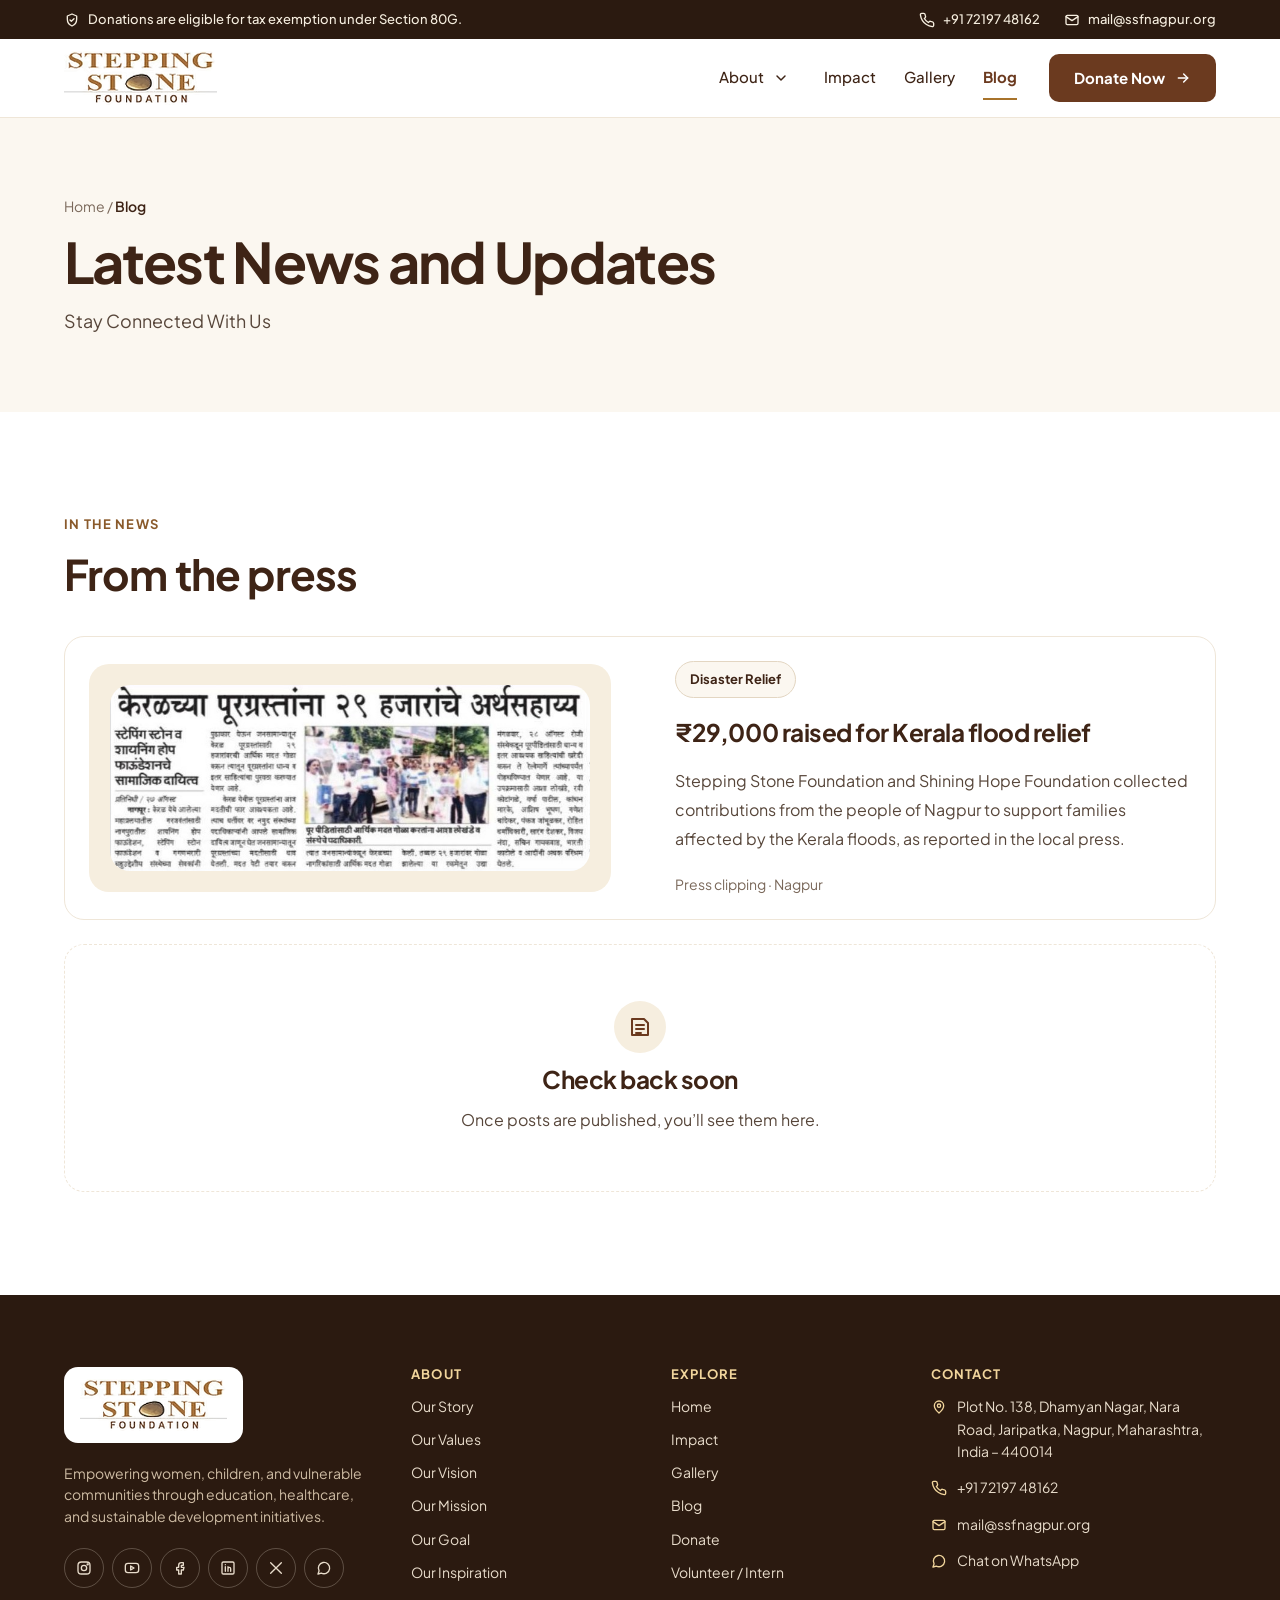
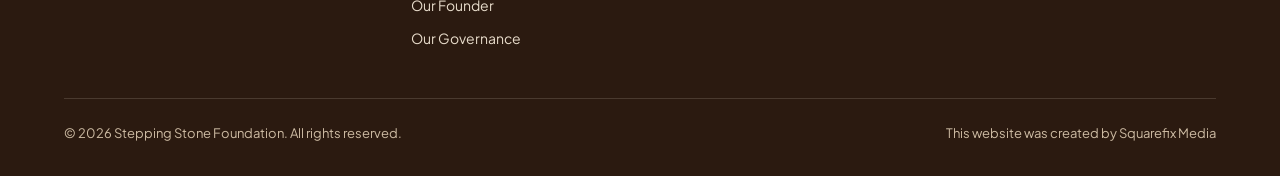
<file: blog.html>
<!DOCTYPE html>
<html lang="en">
<head>
<meta charset="utf-8">
<meta name="viewport" content="width=device-width, initial-scale=1">
<title>Blog — Stepping Stone Foundation</title>
<meta name="description" content="Latest news and updates from Stepping Stone Foundation, Nagpur.">
<meta property="og:title" content="Blog — Stepping Stone Foundation">
<meta property="og:description" content="Latest news and updates from Stepping Stone Foundation, Nagpur.">
<meta property="og:image" content="assets/img/hero-1.jpg">
<meta name="theme-color" content="#2B1A10">
<link rel="icon" href="data:image/svg+xml,%3Csvg xmlns='http://www.w3.org/2000/svg' viewBox='0 0 64 64'%3E%3Crect width='64' height='64' rx='14' fill='%232B1A10'/%3E%3Cellipse cx='32' cy='34' rx='18' ry='13' fill='%23A8732B'/%3E%3Cellipse cx='26' cy='29' rx='6' ry='3' fill='%23F1D59C' opacity='.8'/%3E%3C/svg%3E">
<link rel="preconnect" href="https://fonts.googleapis.com">
<link rel="preconnect" href="https://fonts.gstatic.com" crossorigin>
<link href="https://fonts.googleapis.com/css2?family=Plus+Jakarta+Sans:ital,wght@0,400;0,500;0,600;0,700;0,800;1,500&display=swap" rel="stylesheet">
<link rel="stylesheet" href="assets/css/style.css">
<script>(function(d){if('IntersectionObserver' in window&&!matchMedia('(prefers-reduced-motion: reduce)').matches){d.classList.add('js-reveal');setTimeout(function(){if(!window.SSF_REVEAL)d.classList.remove('js-reveal')},3000)}})(document.documentElement)</script>
</head>
<body>
<a class="skip" href="#main">Skip to content</a>
<div class="masthead">
<div class="topbar"><div class="container">
<p class="note"><svg class="icon" width="15" height="15" viewBox="0 0 24 24" fill="none" stroke="currentColor" stroke-width="2" stroke-linecap="round" stroke-linejoin="round" aria-hidden="true"><path d="M12 3l7 3v5c0 4.5-3 8.5-7 10-4-1.5-7-5.5-7-10V6l7-3z"/><path d="M9 12l2 2 4-4"/></svg>Donations are eligible for tax exemption under Section 80G.</p>
<div class="contact"><a href="tel:+917219748162"><svg class="icon" width="14" height="14" viewBox="0 0 24 24" fill="none" stroke="currentColor" stroke-width="2" stroke-linecap="round" stroke-linejoin="round" aria-hidden="true"><path d="M22 16.9v3a2 2 0 0 1-2.2 2 19.8 19.8 0 0 1-8.6-3.1 19.5 19.5 0 0 1-6-6A19.8 19.8 0 0 1 2.1 4.2 2 2 0 0 1 4.1 2h3a2 2 0 0 1 2 1.7c.1.9.4 1.8.7 2.7a2 2 0 0 1-.5 2.1L8 9.8a16 16 0 0 0 6 6l1.3-1.3a2 2 0 0 1 2.1-.4c.9.3 1.8.6 2.7.7a2 2 0 0 1 1.7 2z"/></svg>+91 72197 48162</a><a href="mailto:mail@ssfnagpur.org"><svg class="icon" width="14" height="14" viewBox="0 0 24 24" fill="none" stroke="currentColor" stroke-width="2" stroke-linecap="round" stroke-linejoin="round" aria-hidden="true"><rect x="3" y="5" width="18" height="14" rx="2"/><path d="M3 7l9 6 9-6"/></svg>mail@ssfnagpur.org</a></div>
</div></div>
<header class="site-header"><div class="container">
<a class="brand" href="index.html" aria-label="Stepping Stone Foundation, home"><img src="assets/img/logo.png" alt="Stepping Stone Foundation" width="153" height="54"></a>
<button class="nav-toggle" type="button" aria-expanded="false" aria-controls="site-nav" aria-label="Menu"><svg class="icon" width="22" height="22" viewBox="0 0 24 24" fill="none" stroke="currentColor" stroke-width="2" stroke-linecap="round" stroke-linejoin="round" aria-hidden="true"><path d="M4 7h16M4 12h16M4 17h16"/></svg></button>
<nav class="nav" id="site-nav" aria-label="Main">
<ul class="nav-links">
<li class="has-menu"><a href="about.html">About</a><button class="submenu-toggle" type="button" aria-expanded="false" aria-controls="about-menu" aria-label="Show About sections"><svg class="icon" width="16" height="16" viewBox="0 0 24 24" fill="none" stroke="currentColor" stroke-width="2.2" stroke-linecap="round" stroke-linejoin="round" aria-hidden="true"><path d="M6 9l6 6 6-6"/></svg></button><div class="submenu" id="about-menu"><ul><li><a href="about.html#story">Our Story</a></li><li><a href="about.html#values">Our Values</a></li><li><a href="about.html#vision">Our Vision</a></li><li><a href="about.html#mission">Our Mission</a></li><li><a href="about.html#goal">Our Goal</a></li><li><a href="about.html#inspiration">Our Inspiration</a></li><li><a href="about.html#founder">Our Founder</a></li><li><a href="about.html#governance">Our Governance</a></li></ul></div></li>
<li><a href="impact.html">Impact</a></li>
<li><a href="gallery.html">Gallery</a></li>
<li><a href="blog.html" aria-current="page">Blog</a></li>
</ul>
<a class="btn btn-primary" href="donate.html">Donate Now<svg class="icon" width="16" height="16" viewBox="0 0 24 24" fill="none" stroke="currentColor" stroke-width="2.2" stroke-linecap="round" stroke-linejoin="round" aria-hidden="true"><path d="M5 12h14"/><path d="M13 6l6 6-6 6"/></svg></a>
</nav>
</div></header>
</div>
<main id="main">

<section class="page-hero section--soft">
<div class="container">
<div class="sec-head reveal" style="margin-bottom:0"><nav aria-label="Breadcrumb" class="breadcrumb"><a href="index.html">Home</a> / <span aria-current="page">Blog</span></nav><h1 class="t-h1">Latest News and Updates</h1><p class="lead">Stay Connected With Us</p></div>
</div>
</section>
<section class="section">
<div class="container">
<div class="sec-head sec-head--split reveal"><div><span class="eyebrow">In the news</span><h2 class="t-h2">From the press</h2></div></div>
<article class="split card" style="padding:24px">
<div class="split__media reveal" style="flex:1.2 1 440px"><div class="card card--cream" style="padding:20px"><img alt="Marathi newspaper clipping: ₹29,000 financial aid for Kerala flood victims, raised by Stepping Stone and Shining Hope Foundation in Nagpur" class="photo" decoding="async" height="308" loading="lazy" src="assets/img/g-newspaper.jpg" width="796"/></div></div>
<div class="split__body reveal" style="--d:90ms"><span class="tag">Disaster Relief</span><h3 class="t-h3">₹29,000 raised for Kerala flood relief</h3><p class="prose" style="font-size:16px">Stepping Stone Foundation and Shining Hope Foundation collected contributions from the people of Nagpur to support families affected by the Kerala floods, as reported in the local press.</p><p class="small">Press clipping · Nagpur</p></div>
</article>
<div class="card reveal" style="margin-top:24px;border-style:dashed;text-align:center;display:flex;flex-direction:column;align-items:center;gap:12px;padding:56px 24px;--d:180ms">
<span class="icon-badge" style="border-radius:999px"><svg aria-hidden="true" class="icon" fill="none" height="24" stroke="currentColor" stroke-linecap="round" stroke-linejoin="round" stroke-width="2" viewbox="0 0 24 24" width="24"><path d="M4 4h12l4 4v12H4z"></path><path d="M8 10h8M8 14h8M8 18h5"></path></svg></span><h2 class="t-h3">Check back soon</h2><p class="prose" style="font-size:16px">Once posts are published, you’ll see them here.</p>
</div>
</div>
</section>
</main>
<footer class="site-footer"><div class="container">
<div class="footer-grid">
<div class="stack" style="align-items:flex-start">
<a class="footer-logo" href="index.html" aria-label="Stepping Stone Foundation, home"><img src="assets/img/logo.png" alt="Stepping Stone Foundation" width="148" height="52" loading="lazy"></a>
<p class="small" style="color:#CDBBA3;max-width:300px">Empowering women, children, and vulnerable communities through education, healthcare, and sustainable development initiatives.</p>
<div class="socials"><a href="https://www.instagram.com/steppingstonefoundationnagpur" target="_blank" rel="noopener" aria-label="Instagram"><svg class="icon" width="16" height="16" viewBox="0 0 24 24" fill="none" stroke="currentColor" stroke-width="2" stroke-linecap="round" stroke-linejoin="round" aria-hidden="true"><rect x="3" y="3" width="18" height="18" rx="5"/><circle cx="12" cy="12" r="4"/><circle cx="17.5" cy="6.5" r=".8"/></svg></a><a href="https://youtube.com/@steppingstone-r8e" target="_blank" rel="noopener" aria-label="YouTube"><svg class="icon" width="16" height="16" viewBox="0 0 24 24" fill="none" stroke="currentColor" stroke-width="2" stroke-linecap="round" stroke-linejoin="round" aria-hidden="true"><rect x="2" y="5" width="20" height="14" rx="4"/><path d="M10 9l5 3-5 3z"/></svg></a><a href="https://www.facebook.com/watch/?v=477281196458527" target="_blank" rel="noopener" aria-label="Facebook"><svg class="icon" width="16" height="16" viewBox="0 0 24 24" fill="none" stroke="currentColor" stroke-width="2" stroke-linecap="round" stroke-linejoin="round" aria-hidden="true"><path d="M14 8h3V4h-3a4 4 0 0 0-4 4v3H7v4h3v6h4v-6h3l1-4h-4V8z"/></svg></a><a href="http://www.linkedin.com/in/steppingstone-foundation-10208b325" target="_blank" rel="noopener" aria-label="LinkedIn"><svg class="icon" width="16" height="16" viewBox="0 0 24 24" fill="none" stroke="currentColor" stroke-width="2" stroke-linecap="round" stroke-linejoin="round" aria-hidden="true"><rect x="3" y="3" width="18" height="18" rx="2"/><path d="M8 10v7M8 7v.01M12 17v-4a2 2 0 0 1 4 0v4M12 10v7"/></svg></a><a href="https://x.com/Steppingst93715" target="_blank" rel="noopener" aria-label="X"><svg class="icon" width="16" height="16" viewBox="0 0 24 24" fill="none" stroke="currentColor" stroke-width="2" stroke-linecap="round" stroke-linejoin="round" aria-hidden="true"><path d="M4 4l16 16M20 4L4 20"/></svg></a><a href="https://wa.me/919890223319" target="_blank" rel="noopener" aria-label="WhatsApp"><svg class="icon" width="16" height="16" viewBox="0 0 24 24" fill="none" stroke="currentColor" stroke-width="2" stroke-linecap="round" stroke-linejoin="round" aria-hidden="true"><path d="M3 21l1.6-4.7A8.5 8.5 0 1 1 8 19.6L3 21z"/></svg></a></div>
</div>
<div><h2>About</h2><ul class="footer-links"><li><a href="about.html#story">Our Story</a></li><li><a href="about.html#values">Our Values</a></li><li><a href="about.html#vision">Our Vision</a></li><li><a href="about.html#mission">Our Mission</a></li><li><a href="about.html#goal">Our Goal</a></li><li><a href="about.html#inspiration">Our Inspiration</a></li><li><a href="about.html#founder">Our Founder</a></li><li><a href="about.html#governance">Our Governance</a></li></ul></div>
<div><h2>Explore</h2><ul class="footer-links"><li><a href="index.html">Home</a></li><li><a href="impact.html">Impact</a></li><li><a href="gallery.html">Gallery</a></li><li><a href="blog.html">Blog</a></li><li><a href="donate.html">Donate</a></li><li><a href="index.html#volunteer">Volunteer / Intern</a></li></ul></div>
<div><h2>Contact</h2><div class="footer-contact">
<p><svg class="icon" width="16" height="16" viewBox="0 0 24 24" fill="none" stroke="currentColor" stroke-width="2" stroke-linecap="round" stroke-linejoin="round" aria-hidden="true"><path d="M12 21s-7-6.2-7-11a7 7 0 0 1 14 0c0 4.8-7 11-7 11z"/><circle cx="12" cy="10" r="2.5"/></svg><span>Plot No. 138, Dhamyan Nagar, Nara Road, Jaripatka, Nagpur, Maharashtra, India – 440014</span></p>
<a href="tel:+917219748162"><svg class="icon" width="16" height="16" viewBox="0 0 24 24" fill="none" stroke="currentColor" stroke-width="2" stroke-linecap="round" stroke-linejoin="round" aria-hidden="true"><path d="M22 16.9v3a2 2 0 0 1-2.2 2 19.8 19.8 0 0 1-8.6-3.1 19.5 19.5 0 0 1-6-6A19.8 19.8 0 0 1 2.1 4.2 2 2 0 0 1 4.1 2h3a2 2 0 0 1 2 1.7c.1.9.4 1.8.7 2.7a2 2 0 0 1-.5 2.1L8 9.8a16 16 0 0 0 6 6l1.3-1.3a2 2 0 0 1 2.1-.4c.9.3 1.8.6 2.7.7a2 2 0 0 1 1.7 2z"/></svg>+91 72197 48162</a>
<a href="mailto:mail@ssfnagpur.org"><svg class="icon" width="16" height="16" viewBox="0 0 24 24" fill="none" stroke="currentColor" stroke-width="2" stroke-linecap="round" stroke-linejoin="round" aria-hidden="true"><rect x="3" y="5" width="18" height="14" rx="2"/><path d="M3 7l9 6 9-6"/></svg>mail@ssfnagpur.org</a>
<a href="https://wa.me/919890223319" target="_blank" rel="noopener"><svg class="icon" width="16" height="16" viewBox="0 0 24 24" fill="none" stroke="currentColor" stroke-width="2" stroke-linecap="round" stroke-linejoin="round" aria-hidden="true"><path d="M3 21l1.6-4.7A8.5 8.5 0 1 1 8 19.6L3 21z"/></svg>Chat on WhatsApp</a>
</div></div>
</div>
<div class="footer-bottom"><span>© <span data-year>2026</span> Stepping Stone Foundation. All rights reserved.</span><a href="https://www.squarefix.me/" target="_blank" rel="noopener">This website was created by Squarefix Media</a></div>
</div></footer>
<script src="assets/js/config.js"></script>
<script src="assets/js/main.js"></script>
</body>
</html>
</file>
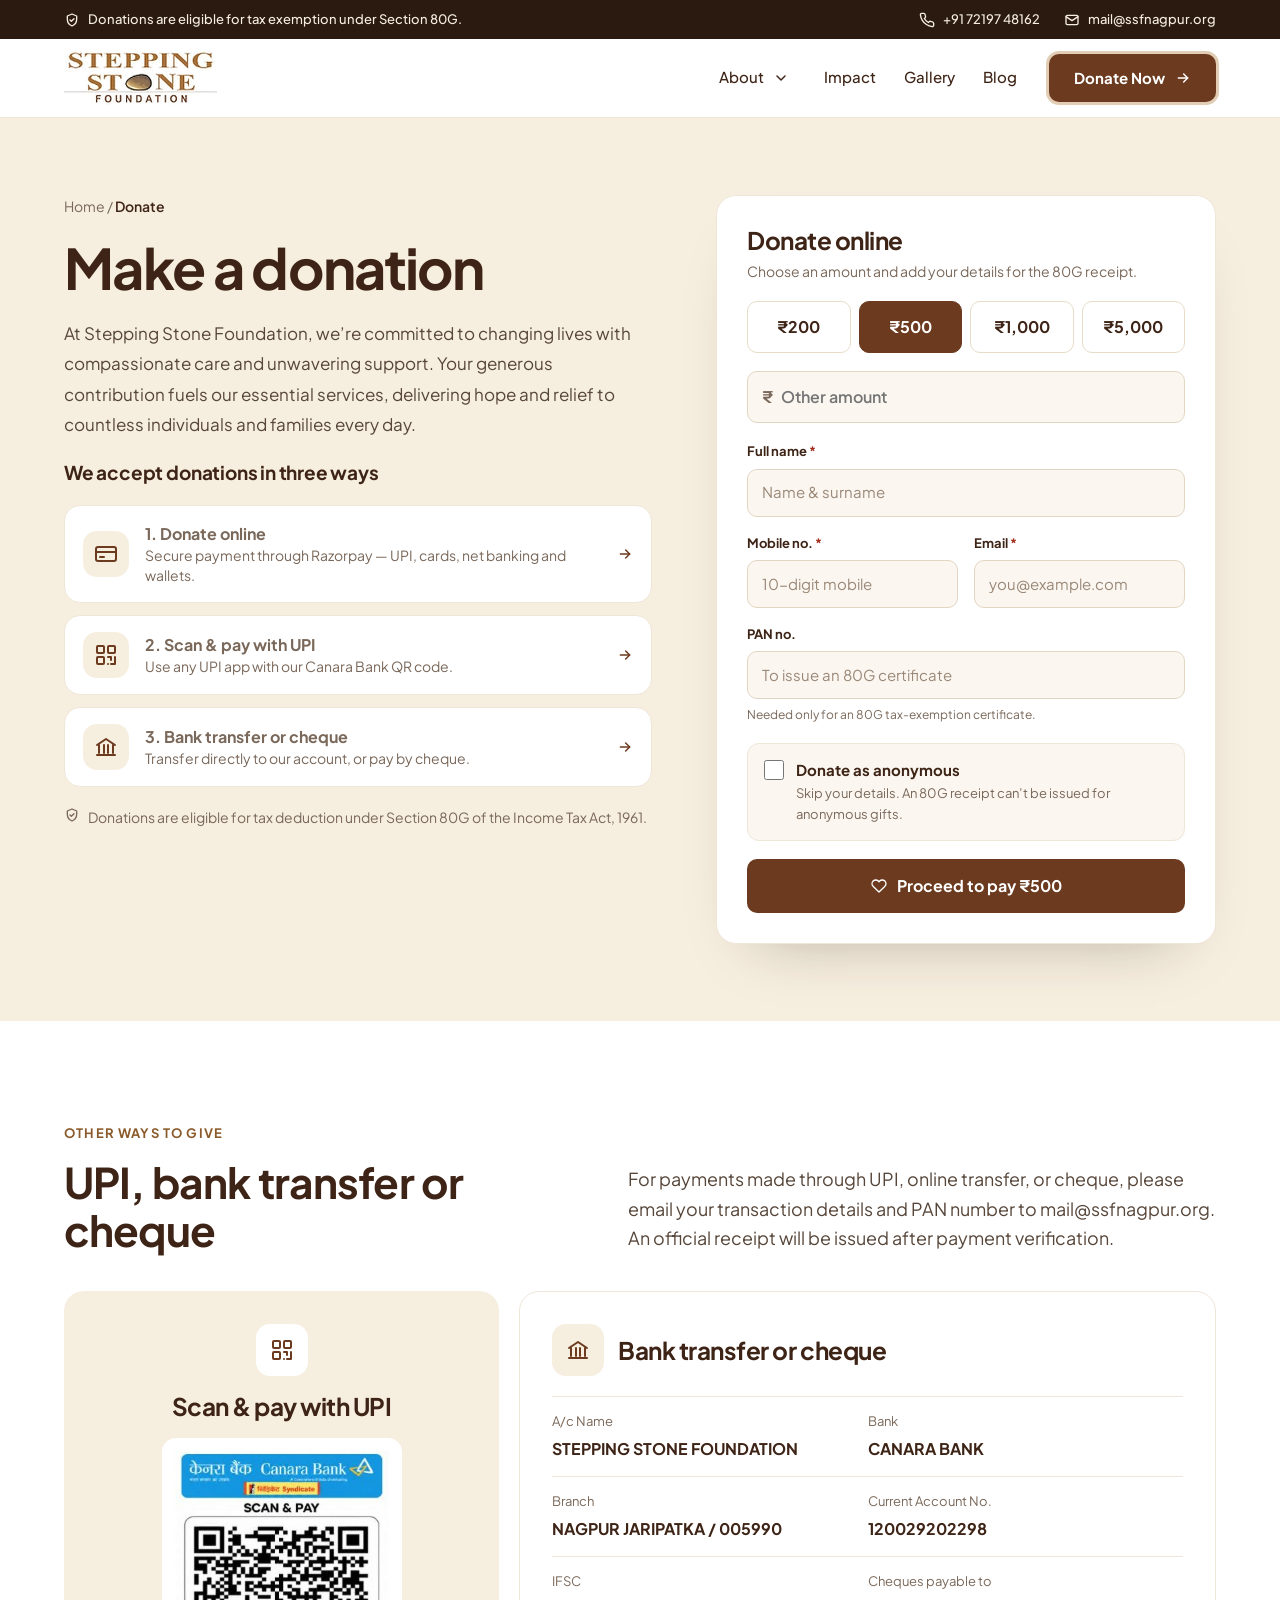
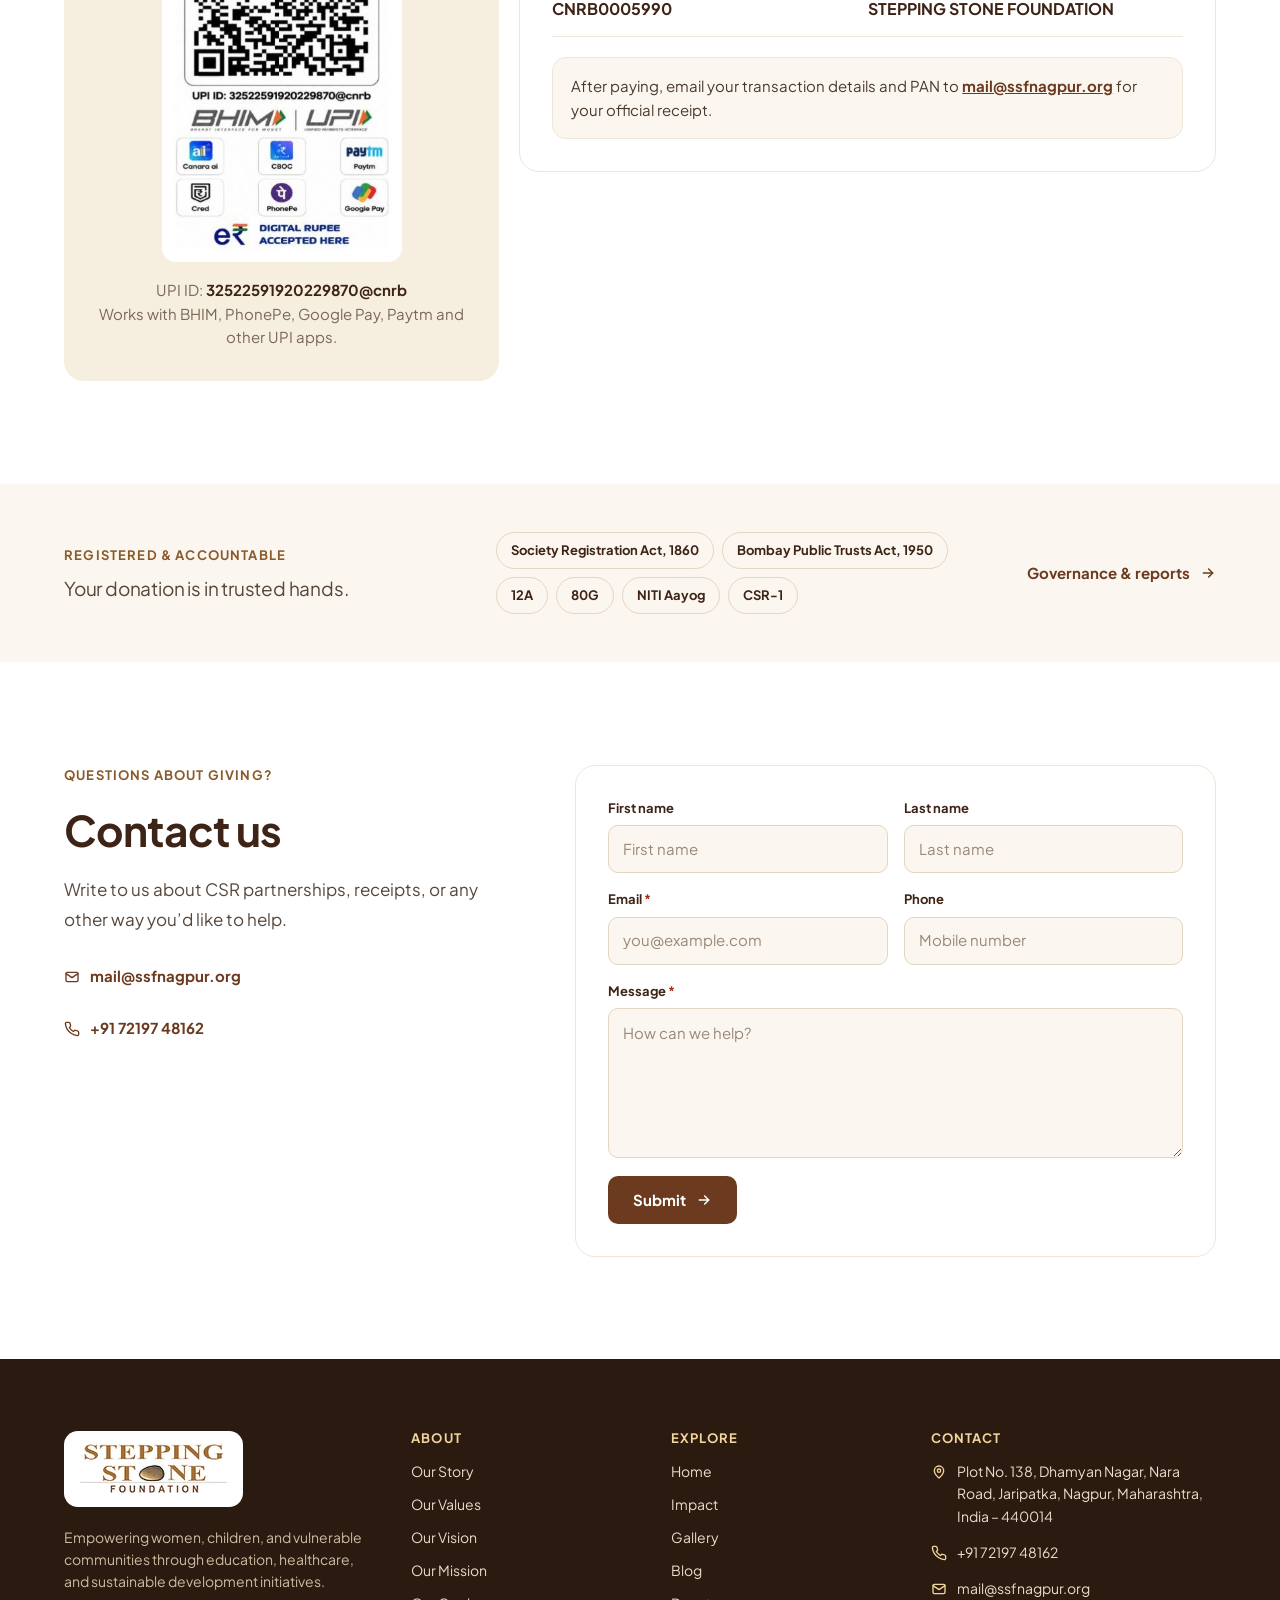
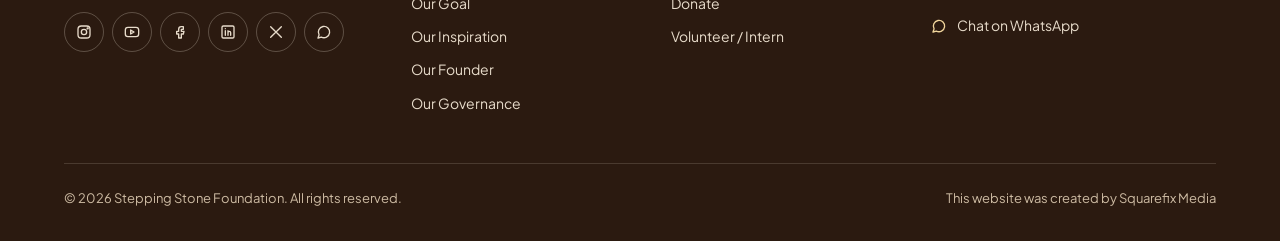
<file: donate.html>
<!DOCTYPE html>
<html lang="en">
<head>
<meta charset="utf-8">
<meta name="viewport" content="width=device-width, initial-scale=1">
<title>Donate — Stepping Stone Foundation</title>
<meta name="description" content="Donate to Stepping Stone Foundation, Nagpur, online through Razorpay, by UPI, or by bank transfer or cheque. Donations eligible for 80G tax exemption.">
<meta property="og:title" content="Donate — Stepping Stone Foundation">
<meta property="og:description" content="Donate to Stepping Stone Foundation, Nagpur, online through Razorpay, by UPI, or by bank transfer or cheque. Donations eligible for 80G tax exemption.">
<meta property="og:image" content="assets/img/hero-1.jpg">
<meta name="theme-color" content="#2B1A10">
<link rel="icon" href="data:image/svg+xml,%3Csvg xmlns='http://www.w3.org/2000/svg' viewBox='0 0 64 64'%3E%3Crect width='64' height='64' rx='14' fill='%232B1A10'/%3E%3Cellipse cx='32' cy='34' rx='18' ry='13' fill='%23A8732B'/%3E%3Cellipse cx='26' cy='29' rx='6' ry='3' fill='%23F1D59C' opacity='.8'/%3E%3C/svg%3E">
<link rel="preconnect" href="https://fonts.googleapis.com">
<link rel="preconnect" href="https://fonts.gstatic.com" crossorigin>
<link href="https://fonts.googleapis.com/css2?family=Plus+Jakarta+Sans:ital,wght@0,400;0,500;0,600;0,700;0,800;1,500&display=swap" rel="stylesheet">
<link rel="stylesheet" href="assets/css/style.css">
<script>(function(d){if('IntersectionObserver' in window&&!matchMedia('(prefers-reduced-motion: reduce)').matches){d.classList.add('js-reveal');setTimeout(function(){if(!window.SSF_REVEAL)d.classList.remove('js-reveal')},3000)}})(document.documentElement)</script>
</head>
<body>
<a class="skip" href="#main">Skip to content</a>
<div class="masthead">
<div class="topbar"><div class="container">
<p class="note"><svg class="icon" width="15" height="15" viewBox="0 0 24 24" fill="none" stroke="currentColor" stroke-width="2" stroke-linecap="round" stroke-linejoin="round" aria-hidden="true"><path d="M12 3l7 3v5c0 4.5-3 8.5-7 10-4-1.5-7-5.5-7-10V6l7-3z"/><path d="M9 12l2 2 4-4"/></svg>Donations are eligible for tax exemption under Section 80G.</p>
<div class="contact"><a href="tel:+917219748162"><svg class="icon" width="14" height="14" viewBox="0 0 24 24" fill="none" stroke="currentColor" stroke-width="2" stroke-linecap="round" stroke-linejoin="round" aria-hidden="true"><path d="M22 16.9v3a2 2 0 0 1-2.2 2 19.8 19.8 0 0 1-8.6-3.1 19.5 19.5 0 0 1-6-6A19.8 19.8 0 0 1 2.1 4.2 2 2 0 0 1 4.1 2h3a2 2 0 0 1 2 1.7c.1.9.4 1.8.7 2.7a2 2 0 0 1-.5 2.1L8 9.8a16 16 0 0 0 6 6l1.3-1.3a2 2 0 0 1 2.1-.4c.9.3 1.8.6 2.7.7a2 2 0 0 1 1.7 2z"/></svg>+91 72197 48162</a><a href="mailto:mail@ssfnagpur.org"><svg class="icon" width="14" height="14" viewBox="0 0 24 24" fill="none" stroke="currentColor" stroke-width="2" stroke-linecap="round" stroke-linejoin="round" aria-hidden="true"><rect x="3" y="5" width="18" height="14" rx="2"/><path d="M3 7l9 6 9-6"/></svg>mail@ssfnagpur.org</a></div>
</div></div>
<header class="site-header"><div class="container">
<a class="brand" href="index.html" aria-label="Stepping Stone Foundation, home"><img src="assets/img/logo.png" alt="Stepping Stone Foundation" width="153" height="54"></a>
<button class="nav-toggle" type="button" aria-expanded="false" aria-controls="site-nav" aria-label="Menu"><svg class="icon" width="22" height="22" viewBox="0 0 24 24" fill="none" stroke="currentColor" stroke-width="2" stroke-linecap="round" stroke-linejoin="round" aria-hidden="true"><path d="M4 7h16M4 12h16M4 17h16"/></svg></button>
<nav class="nav" id="site-nav" aria-label="Main">
<ul class="nav-links">
<li class="has-menu"><a href="about.html">About</a><button class="submenu-toggle" type="button" aria-expanded="false" aria-controls="about-menu" aria-label="Show About sections"><svg class="icon" width="16" height="16" viewBox="0 0 24 24" fill="none" stroke="currentColor" stroke-width="2.2" stroke-linecap="round" stroke-linejoin="round" aria-hidden="true"><path d="M6 9l6 6 6-6"/></svg></button><div class="submenu" id="about-menu"><ul><li><a href="about.html#story">Our Story</a></li><li><a href="about.html#values">Our Values</a></li><li><a href="about.html#vision">Our Vision</a></li><li><a href="about.html#mission">Our Mission</a></li><li><a href="about.html#goal">Our Goal</a></li><li><a href="about.html#inspiration">Our Inspiration</a></li><li><a href="about.html#founder">Our Founder</a></li><li><a href="about.html#governance">Our Governance</a></li></ul></div></li>
<li><a href="impact.html">Impact</a></li>
<li><a href="gallery.html">Gallery</a></li>
<li><a href="blog.html">Blog</a></li>
</ul>
<a class="btn btn-primary" href="donate.html" aria-current="page">Donate Now<svg class="icon" width="16" height="16" viewBox="0 0 24 24" fill="none" stroke="currentColor" stroke-width="2.2" stroke-linecap="round" stroke-linejoin="round" aria-hidden="true"><path d="M5 12h14"/><path d="M13 6l6 6-6 6"/></svg></a>
</nav>
</div></header>
</div>
<main id="main">

<section class="page-hero section--cream">
<div class="container">
<div class="split split--top">
<div class="split__body reveal">
<nav aria-label="Breadcrumb" class="breadcrumb"><a href="index.html">Home</a> / <span aria-current="page">Donate</span></nav>
<h1 class="t-h1">Make a donation</h1>
<p class="prose">At Stepping Stone Foundation, we’re committed to changing lives with compassionate care and unwavering support. Your generous contribution fuels our essential services, delivering hope and relief to countless individuals and families every day.</p>
<h2 class="t-h4">We accept donations in three ways</h2>
<ul class="methods">
<li><a class="method" href="#donate-form"><span class="icon-badge"><svg aria-hidden="true" class="icon" fill="none" height="22" stroke="currentColor" stroke-linecap="round" stroke-linejoin="round" stroke-width="2" viewbox="0 0 24 24" width="22"><rect height="14" rx="2" width="20" x="2" y="5"></rect><path d="M2 10h20M6 15h4"></path></svg></span><span><strong>1. Donate online</strong><span>Secure payment through Razorpay — UPI, cards, net banking and wallets.</span></span><svg aria-hidden="true" class="icon" fill="none" height="18" stroke="currentColor" stroke-linecap="round" stroke-linejoin="round" stroke-width="2.2" viewbox="0 0 24 24" width="18"><path d="M5 12h14"></path><path d="M13 6l6 6-6 6"></path></svg></a></li>
<li><a class="method" href="#upi"><span class="icon-badge"><svg aria-hidden="true" class="icon" fill="none" height="22" stroke="currentColor" stroke-linecap="round" stroke-linejoin="round" stroke-width="2" viewbox="0 0 24 24" width="22"><rect height="7" rx="1" width="7" x="3" y="3"></rect><rect height="7" rx="1" width="7" x="14" y="3"></rect><rect height="7" rx="1" width="7" x="3" y="14"></rect><path d="M14 14h3v3M21 14v7h-4M14 21h.01"></path></svg></span><span><strong>2. Scan &amp; pay with UPI</strong><span>Use any UPI app with our Canara Bank QR code.</span></span><svg aria-hidden="true" class="icon" fill="none" height="18" stroke="currentColor" stroke-linecap="round" stroke-linejoin="round" stroke-width="2.2" viewbox="0 0 24 24" width="18"><path d="M5 12h14"></path><path d="M13 6l6 6-6 6"></path></svg></a></li>
<li><a class="method" href="#bank"><span class="icon-badge"><svg aria-hidden="true" class="icon" fill="none" height="22" stroke="currentColor" stroke-linecap="round" stroke-linejoin="round" stroke-width="2" viewbox="0 0 24 24" width="22"><path d="M3 10l9-6 9 6"></path><path d="M5 10v8M10 10v8M14 10v8M19 10v8M3 20h18"></path></svg></span><span><strong>3. Bank transfer or cheque</strong><span>Transfer directly to our account, or pay by cheque.</span></span><svg aria-hidden="true" class="icon" fill="none" height="18" stroke="currentColor" stroke-linecap="round" stroke-linejoin="round" stroke-width="2.2" viewbox="0 0 24 24" width="18"><path d="M5 12h14"></path><path d="M13 6l6 6-6 6"></path></svg></a></li>
</ul>
<p class="small" style="display:flex;gap:8px"><svg aria-hidden="true" class="icon" fill="none" height="16" stroke="currentColor" stroke-linecap="round" stroke-linejoin="round" stroke-width="2" viewbox="0 0 24 24" width="16"><path d="M12 3l7 3v5c0 4.5-3 8.5-7 10-4-1.5-7-5.5-7-10V6l7-3z"></path><path d="M9 12l2 2 4-4"></path></svg>Donations are eligible for tax deduction under Section 80G of the Income Tax Act, 1961.</p>
</div>
<div class="split__media reveal" id="donate-form" style="flex:1 1 420px;max-width:500px;--d:90ms">
<div class="give-card" data-label="Proceed to pay {amt}" data-picker="">
<form class="form" data-form="donor" data-step="details" id="donor-form" novalidate="">
<div class="stack-sm" style="gap:6px"><h2 class="t-h3">Donate online</h2><p class="small">Choose an amount and add your details for the 80G receipt.</p></div>
<div aria-label="Choose an amount" class="amounts" role="group"><button aria-pressed="false" class="amount" data-amount="200" type="button">₹200</button><button aria-pressed="true" class="amount" data-amount="500" type="button">₹500</button><button aria-pressed="false" class="amount" data-amount="1000" type="button">₹1,000</button><button aria-pressed="false" class="amount" data-amount="5000" type="button">₹5,000</button></div>
<label class="custom-amount" for="d-custom"><span>₹</span><input aria-label="Other amount in rupees" data-custom-amount="" id="d-custom" inputmode="numeric" min="1" placeholder="Other amount" step="1" type="number"/></label>
<input data-label="Donation amount (INR)" id="d-amount" name="amount" type="hidden" value="500"/>
<div class="form-grid" data-identity="">
<div class="field full"><label for="d-name">Full name <span class="req">*</span></label><input autocomplete="name" class="input" data-label="Full name" data-rule="name" id="d-name" name="name" placeholder="Name &amp; surname" required="" type="text"/></div>
<div class="field"><label for="d-mobile">Mobile no. <span class="req">*</span></label><input autocomplete="tel" class="input" data-label="Mobile no." data-rule="mobile" id="d-mobile" inputmode="tel" name="mobile" placeholder="10-digit mobile" required="" type="tel"/></div>
<div class="field"><label for="d-email">Email <span class="req">*</span></label><input autocomplete="email" class="input" data-label="Email" data-rule="email" id="d-email" name="email" placeholder="you@example.com" required="" type="email"/></div>
<div class="field full"><label for="d-pan">PAN no.</label><input autocomplete="off" class="input uppercase" data-label="PAN no." data-rule="pan" id="d-pan" maxlength="10" name="pan" placeholder="To issue an 80G certificate" spellcheck="false" type="text"/><span class="hint">Needed only for an 80G tax-exemption certificate.</span></div>
</div>
<label class="anon" for="d-anon"><input data-label="Anonymous" id="d-anon" name="anonymous" type="checkbox"/><span><strong>Donate as anonymous</strong><span>Skip your details. An 80G receipt can’t be issued for anonymous gifts.</span></span></label>
<button class="btn btn-primary btn-block" type="submit"><svg aria-hidden="true" class="icon" fill="none" height="17" stroke="currentColor" stroke-linecap="round" stroke-linejoin="round" stroke-width="2" viewbox="0 0 24 24" width="17"><path d="M20.8 4.6a5.5 5.5 0 0 0-7.8 0L12 5.7l-1-1.1a5.5 5.5 0 0 0-7.8 7.8l1 1.1L12 21l7.8-7.5 1-1.1a5.5 5.5 0 0 0 0-7.8z"></path></svg><span data-donate-label="">Proceed to pay ₹500</span></button>
</form>
<div class="stack" hidden="" id="pay-step">
<span class="eyebrow">Last step</span>
<h2 class="t-h3" tabindex="-1">Thank you<span data-donor-name=""></span>! Complete your payment.</h2>
<div class="notice notice-success" data-sent-ok="">Your details have reached Stepping Stone Foundation. Your 80G receipt will be emailed once the payment is verified.</div>
<div class="notice notice-info" data-sent-anon="" hidden="">You’re donating anonymously. Thank you for your generosity.</div>
<div class="notice notice-error" data-sent-fail="" hidden="">We couldn’t send your details automatically. Please email them to <strong data-email-text="">mail@ssfnagpur.org</strong> after paying, so we can issue your receipt.
<pre data-summary="" style="margin:12px 0 0;padding:12px;border-radius:10px;background:#fff;white-space:pre-wrap;font:inherit;font-size:14px;color:var(--heading)"></pre>
<button class="copy-btn" data-copy-summary="" data-label="Copy my details" style="margin-top:10px" type="button">Copy my details</button></div>
<div class="amount-summary"><div class="stack-sm" style="gap:4px"><span class="small">Enter this amount on the Razorpay page</span><span class="pay-amount" data-amount-text="">₹500</span></div><button class="copy-btn" data-copy-amount="" data-label="Copy amount" type="button">Copy amount</button></div>
<a class="btn btn-primary btn-block" data-razorpay="" href="https://razorpay.me/@steppingstonefoundation" rel="noopener" target="_blank"><span>Pay <span data-amount-text="">₹500</span> securely on Razorpay</span><svg aria-hidden="true" class="icon" fill="none" height="16" stroke="currentColor" stroke-linecap="round" stroke-linejoin="round" stroke-width="2" viewbox="0 0 24 24" width="16"><path d="M14 4h6v6"></path><path d="M10 14L20 4"></path><path d="M19 13v6a1 1 0 0 1-1 1H5a1 1 0 0 1-1-1V6a1 1 0 0 1 1-1h6"></path></svg></a>
<p class="small">Razorpay opens in a new tab. Please use the same email and mobile number there so we can match your payment.</p>
<button class="link-arrow" data-edit-details="" style="border:0;background:none;padding:0;cursor:pointer;align-self:flex-start" type="button"><svg aria-hidden="true" class="icon" fill="none" height="16" stroke="currentColor" stroke-linecap="round" stroke-linejoin="round" stroke-width="2.2" viewbox="0 0 24 24" width="16"><path d="M19 12H5"></path><path d="M11 6l-6 6 6 6"></path></svg>Change amount or details</button>
</div>
</div>
</div>
</div>
</div>
</section>
<section class="section">
<div class="container">
<div class="sec-head sec-head--split reveal"><div><span class="eyebrow">Other ways to give</span><h2 class="t-h2">UPI, bank transfer or cheque</h2></div><p class="lead">For payments made through UPI, online transfer, or cheque, please email your transaction details and PAN number to mail@ssfnagpur.org. An official receipt will be issued after payment verification.</p></div>
<div class="split split--top" style="gap:20px">
<div class="card card--cream reveal" id="upi" style="flex:0.8 1 300px;display:flex;flex-direction:column;align-items:center;gap:16px;text-align:center">
<span class="icon-badge" style="background:#fff"><svg aria-hidden="true" class="icon" fill="none" height="24" stroke="currentColor" stroke-linecap="round" stroke-linejoin="round" stroke-width="2" viewbox="0 0 24 24" width="24"><rect height="7" rx="1" width="7" x="3" y="3"></rect><rect height="7" rx="1" width="7" x="14" y="3"></rect><rect height="7" rx="1" width="7" x="3" y="14"></rect><path d="M14 14h3v3M21 14v7h-4M14 21h.01"></path></svg></span>
<h3 class="t-h3">Scan &amp; pay with UPI</h3>
<img alt="Canara Bank UPI QR code for Stepping Stone Foundation, UPI ID 32522591920229870@cnrb" decoding="async" height="632" loading="lazy" src="assets/img/donate-upi-qr.jpg" style="width:100%;max-width:240px;border-radius:14px;background:#fff" width="357"/>
<p class="small" style="font-size:15px">UPI ID: <strong style="color:var(--heading)">32522591920229870@cnrb</strong><br/>Works with BHIM, PhonePe, Google Pay, Paytm and other UPI apps.</p>
</div>
<div class="card reveal" id="bank" style="flex:1.4 1 460px;min-width:0;display:flex;flex-direction:column;gap:20px;--d:90ms">
<div style="display:flex;align-items:center;gap:14px"><span class="icon-badge"><svg aria-hidden="true" class="icon" fill="none" height="24" stroke="currentColor" stroke-linecap="round" stroke-linejoin="round" stroke-width="2" viewbox="0 0 24 24" width="24"><path d="M3 10l9-6 9 6"></path><path d="M5 10v8M10 10v8M14 10v8M19 10v8M3 20h18"></path></svg></span><h3 class="t-h3">Bank transfer or cheque</h3></div>
<dl class="dl">
<div><dt>A/c Name</dt><dd>STEPPING STONE FOUNDATION</dd></div>
<div><dt>Bank</dt><dd>CANARA BANK</dd></div>
<div><dt>Branch</dt><dd>NAGPUR JARIPATKA / 005990</dd></div>
<div><dt>Current Account No.</dt><dd>120029202298</dd></div>
<div><dt>IFSC</dt><dd>CNRB0005990</dd></div>
<div><dt>Cheques payable to</dt><dd>STEPPING STONE FOUNDATION</dd></div>
</dl>
<p class="notice notice-info">After paying, email your transaction details and PAN to <a href="mailto:mail@ssfnagpur.org" style="font-weight:700;text-decoration:underline">mail@ssfnagpur.org</a> for your official receipt.</p>
</div>
</div>
</div>
</section>
<section class="section section--soft" style="padding:48px 0">
<div class="container trust">
<div class="stack-sm reveal" style="flex:1 1 320px"><span class="eyebrow">Registered &amp; accountable</span><p class="t-h4">Your donation is in trusted hands.</p></div>
<div class="reg-tags reveal" style="--d:90ms"><span class="tag">Society Registration Act, 1860</span><span class="tag">Bombay Public Trusts Act, 1950</span><span class="tag">12A</span><span class="tag">80G</span><span class="tag">NITI Aayog</span><span class="tag">CSR-1</span></div>
<a class="link-arrow reveal" href="about.html#governance" style="--d:180ms">Governance &amp; reports<svg aria-hidden="true" class="icon" fill="none" height="16" stroke="currentColor" stroke-linecap="round" stroke-linejoin="round" stroke-width="2.2" viewbox="0 0 24 24" width="16"><path d="M5 12h14"></path><path d="M13 6l6 6-6 6"></path></svg></a>
</div>
</section>
<section class="section" id="contact">
<div class="container">
<div class="split split--top">
<div class="split__body reveal" style="flex:0.8 1 340px">
<span class="eyebrow">Questions about giving?</span>
<h2 class="t-h2">Contact us</h2>
<p class="prose">Write to us about CSR partnerships, receipts, or any other way you’d like to help.</p>
<a class="link-arrow" href="mailto:mail@ssfnagpur.org"><svg aria-hidden="true" class="icon" fill="none" height="16" stroke="currentColor" stroke-linecap="round" stroke-linejoin="round" stroke-width="2" viewbox="0 0 24 24" width="16"><rect height="14" rx="2" width="18" x="3" y="5"></rect><path d="M3 7l9 6 9-6"></path></svg>mail@ssfnagpur.org</a>
<a class="link-arrow" href="tel:+917219748162" style="margin-top:-12px"><svg aria-hidden="true" class="icon" fill="none" height="16" stroke="currentColor" stroke-linecap="round" stroke-linejoin="round" stroke-width="2" viewbox="0 0 24 24" width="16"><path d="M22 16.9v3a2 2 0 0 1-2.2 2 19.8 19.8 0 0 1-8.6-3.1 19.5 19.5 0 0 1-6-6A19.8 19.8 0 0 1 2.1 4.2 2 2 0 0 1 4.1 2h3a2 2 0 0 1 2 1.7c.1.9.4 1.8.7 2.7a2 2 0 0 1-.5 2.1L8 9.8a16 16 0 0 0 6 6l1.3-1.3a2 2 0 0 1 2.1-.4c.9.3 1.8.6 2.7.7a2 2 0 0 1 1.7 2z"></path></svg>+91 72197 48162</a>
</div>
<form class="card form reveal" data-form="contact" novalidate="" style="flex:1.2 1 480px;min-width:0;--d:90ms">
<div class="form-grid">
<div class="field"><label for="c-first">First name</label><input autocomplete="given-name" class="input" data-label="First name" id="c-first" name="first" placeholder="First name" type="text"/></div>
<div class="field"><label for="c-last">Last name</label><input autocomplete="family-name" class="input" data-label="Last name" id="c-last" name="last" placeholder="Last name" type="text"/></div>
<div class="field"><label for="c-email">Email <span class="req">*</span></label><input autocomplete="email" class="input" data-label="Email" data-rule="email" id="c-email" name="email" placeholder="you@example.com" required="" type="email"/></div>
<div class="field"><label for="c-phone">Phone</label><input autocomplete="tel" class="input" data-label="Phone" id="c-phone" name="phone" placeholder="Mobile number" type="tel"/></div>
<div class="field full"><label for="c-msg">Message <span class="req">*</span></label><textarea class="input" data-label="Message" data-rule="required" id="c-msg" name="message" placeholder="How can we help?" required="" rows="5"></textarea></div>
</div>
<button class="btn btn-primary" type="submit">Submit<svg aria-hidden="true" class="icon" fill="none" height="16" stroke="currentColor" stroke-linecap="round" stroke-linejoin="round" stroke-width="2.2" viewbox="0 0 24 24" width="16"><path d="M5 12h14"></path><path d="M13 6l6 6-6 6"></path></svg></button>
<div aria-live="polite" data-status="" hidden="" role="status"></div>
</form>
</div>
</div>
</section>
</main>
<footer class="site-footer"><div class="container">
<div class="footer-grid">
<div class="stack" style="align-items:flex-start">
<a class="footer-logo" href="index.html" aria-label="Stepping Stone Foundation, home"><img src="assets/img/logo.png" alt="Stepping Stone Foundation" width="148" height="52" loading="lazy"></a>
<p class="small" style="color:#CDBBA3;max-width:300px">Empowering women, children, and vulnerable communities through education, healthcare, and sustainable development initiatives.</p>
<div class="socials"><a href="https://www.instagram.com/steppingstonefoundationnagpur" target="_blank" rel="noopener" aria-label="Instagram"><svg class="icon" width="16" height="16" viewBox="0 0 24 24" fill="none" stroke="currentColor" stroke-width="2" stroke-linecap="round" stroke-linejoin="round" aria-hidden="true"><rect x="3" y="3" width="18" height="18" rx="5"/><circle cx="12" cy="12" r="4"/><circle cx="17.5" cy="6.5" r=".8"/></svg></a><a href="https://youtube.com/@steppingstone-r8e" target="_blank" rel="noopener" aria-label="YouTube"><svg class="icon" width="16" height="16" viewBox="0 0 24 24" fill="none" stroke="currentColor" stroke-width="2" stroke-linecap="round" stroke-linejoin="round" aria-hidden="true"><rect x="2" y="5" width="20" height="14" rx="4"/><path d="M10 9l5 3-5 3z"/></svg></a><a href="https://www.facebook.com/watch/?v=477281196458527" target="_blank" rel="noopener" aria-label="Facebook"><svg class="icon" width="16" height="16" viewBox="0 0 24 24" fill="none" stroke="currentColor" stroke-width="2" stroke-linecap="round" stroke-linejoin="round" aria-hidden="true"><path d="M14 8h3V4h-3a4 4 0 0 0-4 4v3H7v4h3v6h4v-6h3l1-4h-4V8z"/></svg></a><a href="http://www.linkedin.com/in/steppingstone-foundation-10208b325" target="_blank" rel="noopener" aria-label="LinkedIn"><svg class="icon" width="16" height="16" viewBox="0 0 24 24" fill="none" stroke="currentColor" stroke-width="2" stroke-linecap="round" stroke-linejoin="round" aria-hidden="true"><rect x="3" y="3" width="18" height="18" rx="2"/><path d="M8 10v7M8 7v.01M12 17v-4a2 2 0 0 1 4 0v4M12 10v7"/></svg></a><a href="https://x.com/Steppingst93715" target="_blank" rel="noopener" aria-label="X"><svg class="icon" width="16" height="16" viewBox="0 0 24 24" fill="none" stroke="currentColor" stroke-width="2" stroke-linecap="round" stroke-linejoin="round" aria-hidden="true"><path d="M4 4l16 16M20 4L4 20"/></svg></a><a href="https://wa.me/919890223319" target="_blank" rel="noopener" aria-label="WhatsApp"><svg class="icon" width="16" height="16" viewBox="0 0 24 24" fill="none" stroke="currentColor" stroke-width="2" stroke-linecap="round" stroke-linejoin="round" aria-hidden="true"><path d="M3 21l1.6-4.7A8.5 8.5 0 1 1 8 19.6L3 21z"/></svg></a></div>
</div>
<div><h2>About</h2><ul class="footer-links"><li><a href="about.html#story">Our Story</a></li><li><a href="about.html#values">Our Values</a></li><li><a href="about.html#vision">Our Vision</a></li><li><a href="about.html#mission">Our Mission</a></li><li><a href="about.html#goal">Our Goal</a></li><li><a href="about.html#inspiration">Our Inspiration</a></li><li><a href="about.html#founder">Our Founder</a></li><li><a href="about.html#governance">Our Governance</a></li></ul></div>
<div><h2>Explore</h2><ul class="footer-links"><li><a href="index.html">Home</a></li><li><a href="impact.html">Impact</a></li><li><a href="gallery.html">Gallery</a></li><li><a href="blog.html">Blog</a></li><li><a href="donate.html">Donate</a></li><li><a href="index.html#volunteer">Volunteer / Intern</a></li></ul></div>
<div><h2>Contact</h2><div class="footer-contact">
<p><svg class="icon" width="16" height="16" viewBox="0 0 24 24" fill="none" stroke="currentColor" stroke-width="2" stroke-linecap="round" stroke-linejoin="round" aria-hidden="true"><path d="M12 21s-7-6.2-7-11a7 7 0 0 1 14 0c0 4.8-7 11-7 11z"/><circle cx="12" cy="10" r="2.5"/></svg><span>Plot No. 138, Dhamyan Nagar, Nara Road, Jaripatka, Nagpur, Maharashtra, India – 440014</span></p>
<a href="tel:+917219748162"><svg class="icon" width="16" height="16" viewBox="0 0 24 24" fill="none" stroke="currentColor" stroke-width="2" stroke-linecap="round" stroke-linejoin="round" aria-hidden="true"><path d="M22 16.9v3a2 2 0 0 1-2.2 2 19.8 19.8 0 0 1-8.6-3.1 19.5 19.5 0 0 1-6-6A19.8 19.8 0 0 1 2.1 4.2 2 2 0 0 1 4.1 2h3a2 2 0 0 1 2 1.7c.1.9.4 1.8.7 2.7a2 2 0 0 1-.5 2.1L8 9.8a16 16 0 0 0 6 6l1.3-1.3a2 2 0 0 1 2.1-.4c.9.3 1.8.6 2.7.7a2 2 0 0 1 1.7 2z"/></svg>+91 72197 48162</a>
<a href="mailto:mail@ssfnagpur.org"><svg class="icon" width="16" height="16" viewBox="0 0 24 24" fill="none" stroke="currentColor" stroke-width="2" stroke-linecap="round" stroke-linejoin="round" aria-hidden="true"><rect x="3" y="5" width="18" height="14" rx="2"/><path d="M3 7l9 6 9-6"/></svg>mail@ssfnagpur.org</a>
<a href="https://wa.me/919890223319" target="_blank" rel="noopener"><svg class="icon" width="16" height="16" viewBox="0 0 24 24" fill="none" stroke="currentColor" stroke-width="2" stroke-linecap="round" stroke-linejoin="round" aria-hidden="true"><path d="M3 21l1.6-4.7A8.5 8.5 0 1 1 8 19.6L3 21z"/></svg>Chat on WhatsApp</a>
</div></div>
</div>
<div class="footer-bottom"><span>© <span data-year>2026</span> Stepping Stone Foundation. All rights reserved.</span><a href="https://www.squarefix.me/" target="_blank" rel="noopener">This website was created by Squarefix Media</a></div>
</div></footer>
<script src="assets/js/config.js"></script>
<script src="assets/js/main.js"></script>
</body>
</html>
</file>
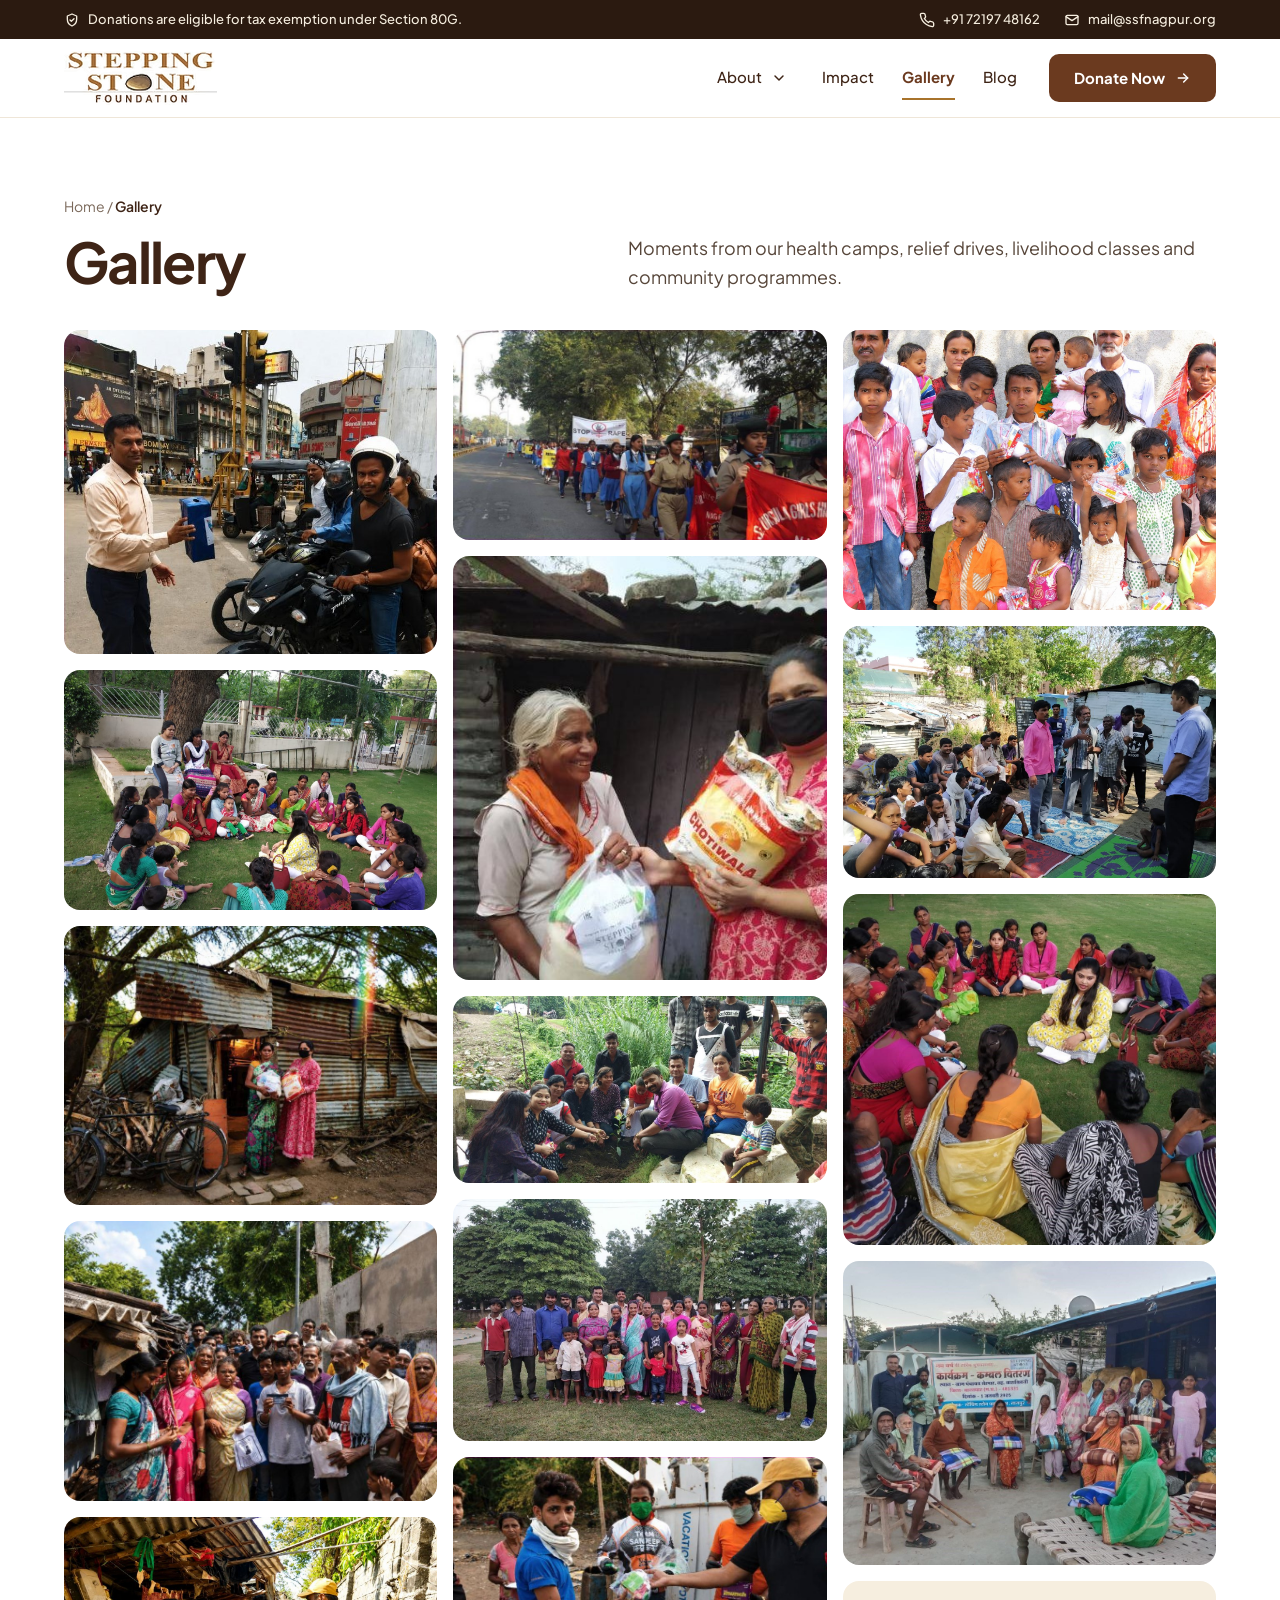
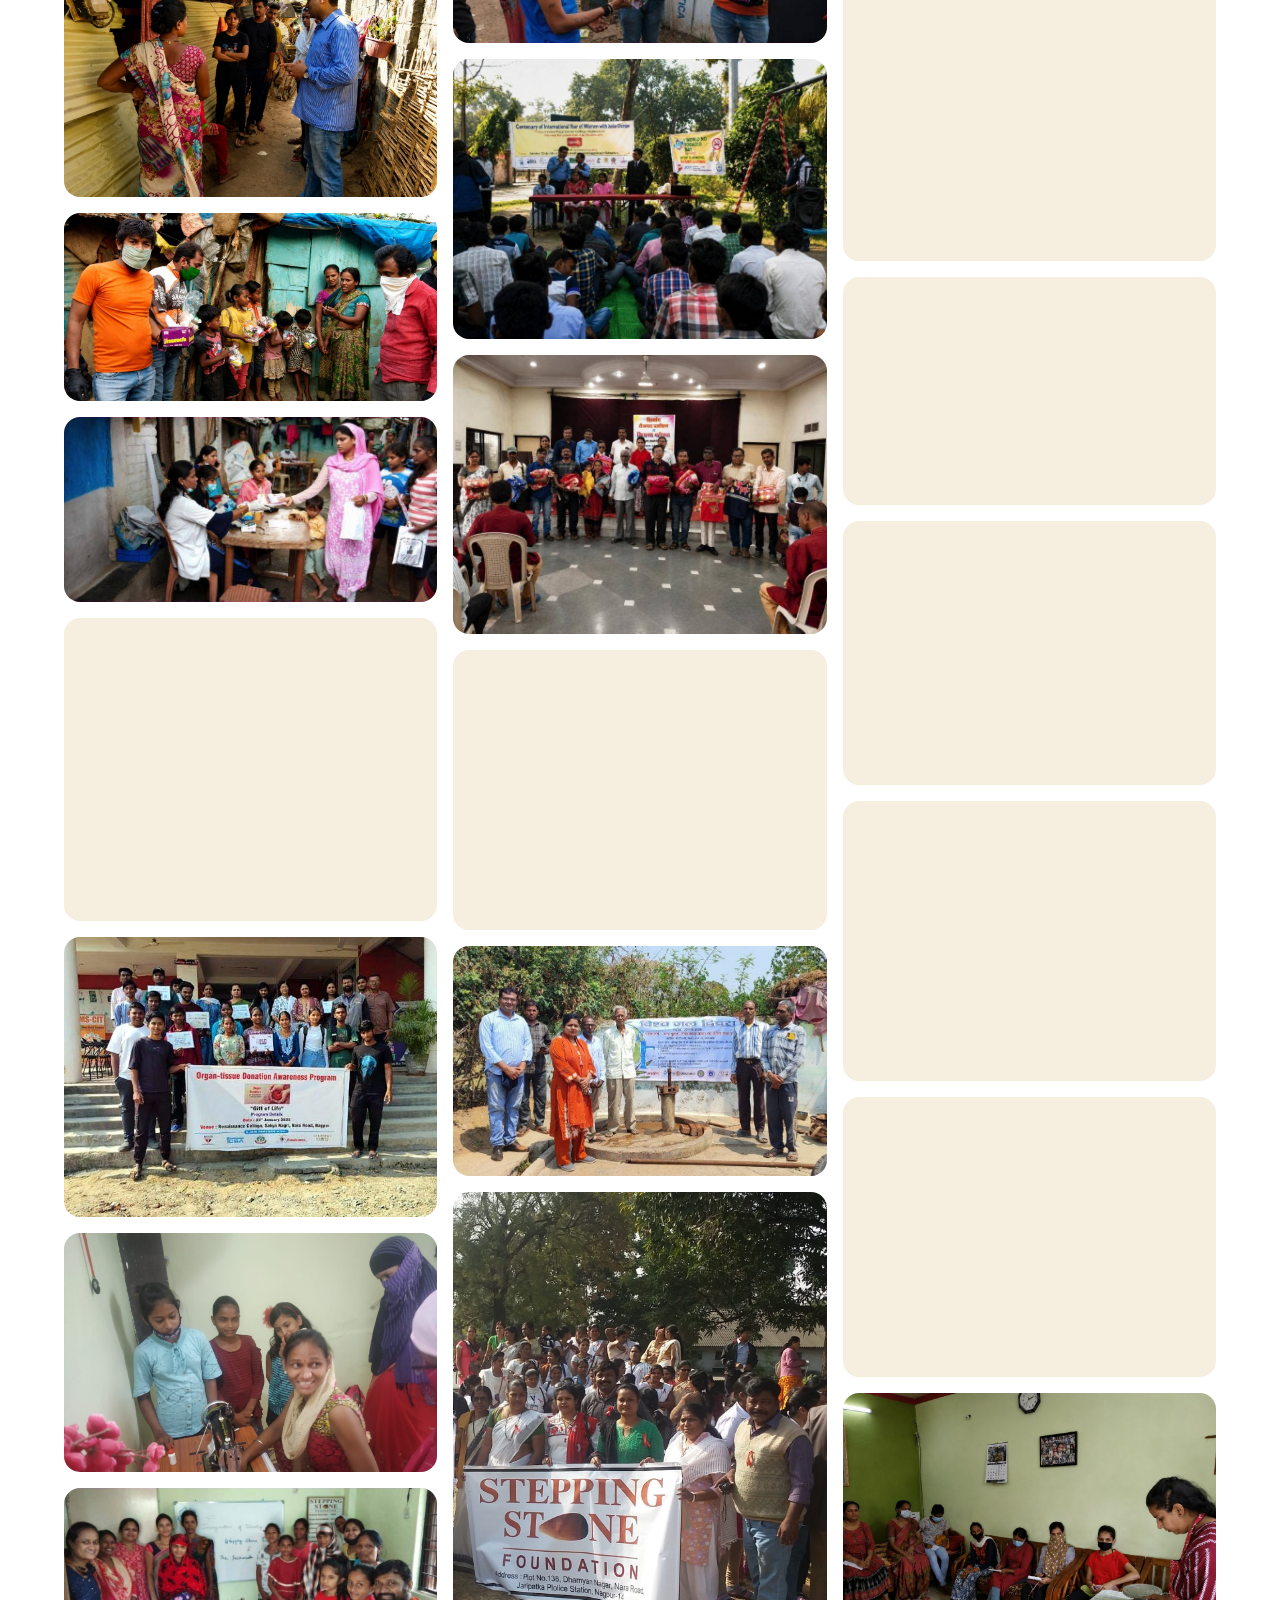
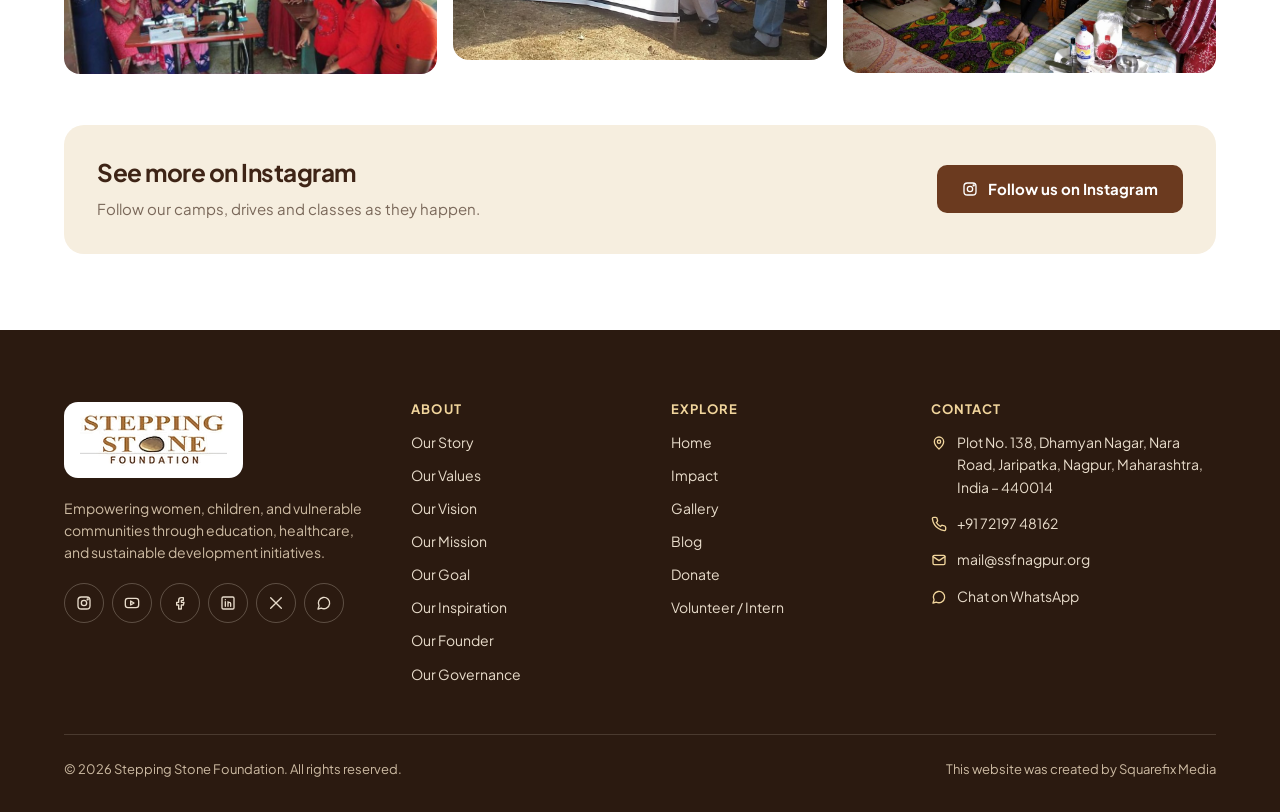
<file: gallery.html>
<!DOCTYPE html>
<html lang="en">
<head>
<meta charset="utf-8">
<meta name="viewport" content="width=device-width, initial-scale=1">
<title>Gallery — Stepping Stone Foundation</title>
<meta name="description" content="Photos from Stepping Stone Foundation’s health camps, relief drives, livelihood classes and community programmes in Nagpur.">
<meta property="og:title" content="Gallery — Stepping Stone Foundation">
<meta property="og:description" content="Photos from Stepping Stone Foundation’s health camps, relief drives, livelihood classes and community programmes in Nagpur.">
<meta property="og:image" content="assets/img/hero-1.jpg">
<meta name="theme-color" content="#2B1A10">
<link rel="icon" href="data:image/svg+xml,%3Csvg xmlns='http://www.w3.org/2000/svg' viewBox='0 0 64 64'%3E%3Crect width='64' height='64' rx='14' fill='%232B1A10'/%3E%3Cellipse cx='32' cy='34' rx='18' ry='13' fill='%23A8732B'/%3E%3Cellipse cx='26' cy='29' rx='6' ry='3' fill='%23F1D59C' opacity='.8'/%3E%3C/svg%3E">
<link rel="preconnect" href="https://fonts.googleapis.com">
<link rel="preconnect" href="https://fonts.gstatic.com" crossorigin>
<link href="https://fonts.googleapis.com/css2?family=Plus+Jakarta+Sans:ital,wght@0,400;0,500;0,600;0,700;0,800;1,500&display=swap" rel="stylesheet">
<link rel="stylesheet" href="assets/css/style.css">
<script>(function(d){if('IntersectionObserver' in window&&!matchMedia('(prefers-reduced-motion: reduce)').matches){d.classList.add('js-reveal');setTimeout(function(){if(!window.SSF_REVEAL)d.classList.remove('js-reveal')},3000)}})(document.documentElement)</script>
</head>
<body>
<a class="skip" href="#main">Skip to content</a>
<div class="masthead">
<div class="topbar"><div class="container">
<p class="note"><svg class="icon" width="15" height="15" viewBox="0 0 24 24" fill="none" stroke="currentColor" stroke-width="2" stroke-linecap="round" stroke-linejoin="round" aria-hidden="true"><path d="M12 3l7 3v5c0 4.5-3 8.5-7 10-4-1.5-7-5.5-7-10V6l7-3z"/><path d="M9 12l2 2 4-4"/></svg>Donations are eligible for tax exemption under Section 80G.</p>
<div class="contact"><a href="tel:+917219748162"><svg class="icon" width="14" height="14" viewBox="0 0 24 24" fill="none" stroke="currentColor" stroke-width="2" stroke-linecap="round" stroke-linejoin="round" aria-hidden="true"><path d="M22 16.9v3a2 2 0 0 1-2.2 2 19.8 19.8 0 0 1-8.6-3.1 19.5 19.5 0 0 1-6-6A19.8 19.8 0 0 1 2.1 4.2 2 2 0 0 1 4.1 2h3a2 2 0 0 1 2 1.7c.1.9.4 1.8.7 2.7a2 2 0 0 1-.5 2.1L8 9.8a16 16 0 0 0 6 6l1.3-1.3a2 2 0 0 1 2.1-.4c.9.3 1.8.6 2.7.7a2 2 0 0 1 1.7 2z"/></svg>+91 72197 48162</a><a href="mailto:mail@ssfnagpur.org"><svg class="icon" width="14" height="14" viewBox="0 0 24 24" fill="none" stroke="currentColor" stroke-width="2" stroke-linecap="round" stroke-linejoin="round" aria-hidden="true"><rect x="3" y="5" width="18" height="14" rx="2"/><path d="M3 7l9 6 9-6"/></svg>mail@ssfnagpur.org</a></div>
</div></div>
<header class="site-header"><div class="container">
<a class="brand" href="index.html" aria-label="Stepping Stone Foundation, home"><img src="assets/img/logo.png" alt="Stepping Stone Foundation" width="153" height="54"></a>
<button class="nav-toggle" type="button" aria-expanded="false" aria-controls="site-nav" aria-label="Menu"><svg class="icon" width="22" height="22" viewBox="0 0 24 24" fill="none" stroke="currentColor" stroke-width="2" stroke-linecap="round" stroke-linejoin="round" aria-hidden="true"><path d="M4 7h16M4 12h16M4 17h16"/></svg></button>
<nav class="nav" id="site-nav" aria-label="Main">
<ul class="nav-links">
<li class="has-menu"><a href="about.html">About</a><button class="submenu-toggle" type="button" aria-expanded="false" aria-controls="about-menu" aria-label="Show About sections"><svg class="icon" width="16" height="16" viewBox="0 0 24 24" fill="none" stroke="currentColor" stroke-width="2.2" stroke-linecap="round" stroke-linejoin="round" aria-hidden="true"><path d="M6 9l6 6 6-6"/></svg></button><div class="submenu" id="about-menu"><ul><li><a href="about.html#story">Our Story</a></li><li><a href="about.html#values">Our Values</a></li><li><a href="about.html#vision">Our Vision</a></li><li><a href="about.html#mission">Our Mission</a></li><li><a href="about.html#goal">Our Goal</a></li><li><a href="about.html#inspiration">Our Inspiration</a></li><li><a href="about.html#founder">Our Founder</a></li><li><a href="about.html#governance">Our Governance</a></li></ul></div></li>
<li><a href="impact.html">Impact</a></li>
<li><a href="gallery.html" aria-current="page">Gallery</a></li>
<li><a href="blog.html">Blog</a></li>
</ul>
<a class="btn btn-primary" href="donate.html">Donate Now<svg class="icon" width="16" height="16" viewBox="0 0 24 24" fill="none" stroke="currentColor" stroke-width="2.2" stroke-linecap="round" stroke-linejoin="round" aria-hidden="true"><path d="M5 12h14"/><path d="M13 6l6 6-6 6"/></svg></a>
</nav>
</div></header>
</div>
<main id="main">

<section class="page-hero">
<div class="container">
<div class="sec-head sec-head--split reveal"><div><nav aria-label="Breadcrumb" class="breadcrumb"><a href="index.html">Home</a> / <span aria-current="page">Gallery</span></nav><h1 class="t-h1">Gallery</h1></div><p class="lead">Moments from our health camps, relief drives, livelihood classes and community programmes.</p></div>
<div class="masonry">
<button aria-label="Open photo: Awareness drive with commuters at a busy city junction in Nagpur" class="tile reveal reveal--zoom" data-lightbox="" type="button"><img alt="Awareness drive with commuters at a busy city junction in Nagpur" decoding="async" height="596" loading="lazy" src="assets/img/g-street-awareness.jpg" width="686"/></button><button aria-label="Open photo: Women and children at a community health awareness session" class="tile reveal reveal--zoom" data-lightbox="" style="--d:90ms" type="button"><img alt="Women and children at a community health awareness session" decoding="async" height="820" loading="lazy" src="assets/img/focus-health.jpg" width="1280"/></button><button aria-label="Open photo: A ration kit handed to a family outside their home" class="tile reveal reveal--zoom" data-lightbox="" style="--d:180ms" type="button"><img alt="A ration kit handed to a family outside their home" decoding="async" height="596" loading="lazy" src="assets/img/g-ration-kit.jpg" width="796"/></button><button aria-label="Open photo: Community outreach drive in a basti" class="tile reveal reveal--zoom" data-lightbox="" style="--d:270ms" type="button"><img alt="Community outreach drive in a basti" decoding="async" height="596" loading="lazy" src="assets/img/g-community-crowd.jpg" width="796"/></button><button aria-label="Open photo: Team visiting families in a basti" class="tile reveal reveal--zoom" data-lightbox="" style="--d:360ms" type="button"><img alt="Team visiting families in a basti" decoding="async" height="900" loading="lazy" src="assets/img/gallery-4.jpg" width="1200"/></button><button aria-label="Open photo: Volunteers distributing supplies to families" class="tile reveal reveal--zoom" data-lightbox="" style="--d:450ms" type="button"><img alt="Volunteers distributing supplies to families" decoding="async" height="606" loading="lazy" src="assets/img/gallery-1.jpg" width="1200"/></button><button aria-label="Open photo: Health check-up camp in the community" class="tile reveal reveal--zoom" data-lightbox="" style="--d:540ms" type="button"><img alt="Health check-up camp in the community" decoding="async" height="394" loading="lazy" src="assets/img/g-health-camp.jpg" width="796"/></button><button aria-label="Open photo: Medical screening camp for women and children" class="tile reveal reveal--zoom" data-lightbox="" style="--d:540ms" type="button"><img alt="Medical screening camp for women and children" decoding="async" height="973" loading="lazy" src="assets/img/gallery-2.jpg" width="1200"/></button><button aria-label="Open photo: Organ-tissue donation awareness programme “Gift of Life”, January 2025" class="tile reveal reveal--zoom" data-lightbox="" style="--d:540ms" type="button"><img alt="Organ-tissue donation awareness programme “Gift of Life”, January 2025" decoding="async" height="840" loading="lazy" src="assets/img/g-organ-donation.jpg" width="1120"/></button><button aria-label="Open photo: A woman learning tailoring on a sewing machine" class="tile reveal reveal--zoom" data-lightbox="" style="--d:540ms" type="button"><img alt="A woman learning tailoring on a sewing machine" decoding="async" height="820" loading="lazy" src="assets/img/gallery-3.jpg" width="1280"/></button><button aria-label="Open photo: Inauguration of the Stepping Stone tailoring class" class="tile reveal reveal--zoom" data-lightbox="" style="--d:540ms" type="button"><img alt="Inauguration of the Stepping Stone tailoring class" decoding="async" height="398" loading="lazy" src="assets/img/g-tailoring-launch.jpg" width="796"/></button><button aria-label="Open photo: Students’ awareness rally on the streets of Nagpur" class="tile reveal reveal--zoom" data-lightbox="" style="--d:540ms" type="button"><img alt="Students’ awareness rally on the streets of Nagpur" decoding="async" height="448" loading="lazy" src="assets/img/g-girls-rally.jpg" width="796"/></button><button aria-label="Open photo: Ration support for an elderly woman" class="tile reveal reveal--zoom" data-lightbox="" style="--d:540ms" type="button"><img alt="Ration support for an elderly woman" decoding="async" height="509" loading="lazy" src="assets/img/g-elderly-ration.jpg" width="448"/></button><button aria-label="Open photo: Planting with children and volunteers" class="tile reveal reveal--zoom" data-lightbox="" style="--d:540ms" type="button"><img alt="Planting with children and volunteers" decoding="async" height="600" loading="lazy" src="assets/img/gallery-5.jpg" width="1200"/></button><button aria-label="Open photo: Community group photo after a programme" class="tile reveal reveal--zoom" data-lightbox="" style="--d:540ms" type="button"><img alt="Community group photo after a programme" decoding="async" height="778" loading="lazy" src="assets/img/gallery-6.jpg" width="1200"/></button><button aria-label="Open photo: Volunteers handing out relief kits" class="tile reveal reveal--zoom" data-lightbox="" style="--d:540ms" type="button"><img alt="Volunteers handing out relief kits" decoding="async" height="397" loading="lazy" src="assets/img/g-relief-kits.jpg" width="796"/></button><button aria-label="Open photo: Awareness programme for college students on women empowerment and healthcare" class="tile reveal reveal--zoom" data-lightbox="" style="--d:540ms" type="button"><img alt="Awareness programme for college students on women empowerment and healthcare" decoding="async" height="596" loading="lazy" src="assets/img/g-awareness-program.jpg" width="796"/></button><button aria-label="Open photo: Divyang employment training programme and blanket distribution" class="tile reveal reveal--zoom" data-lightbox="" style="--d:540ms" type="button"><img alt="Divyang employment training programme and blanket distribution" decoding="async" height="596" loading="lazy" src="assets/img/g-divyang-training.jpg" width="796"/></button><button aria-label="Open photo: International Day of Persons with Disabilities celebration" class="tile reveal reveal--zoom" data-lightbox="" style="--d:540ms" type="button"><img alt="International Day of Persons with Disabilities celebration" decoding="async" height="1050" loading="lazy" src="assets/img/focus-disability-day.jpg" width="1400"/></button><button aria-label="Open photo: World Water Day reactor handover, Serpar village" class="tile reveal reveal--zoom" data-lightbox="" style="--d:540ms" type="button"><img alt="World Water Day reactor handover, Serpar village" decoding="async" height="560" loading="lazy" src="assets/img/impact-world-water-day.jpg" width="911"/></button><button aria-label="Open photo: Stepping Stone team and community with the foundation banner" class="tile reveal reveal--zoom" data-lightbox="" style="--d:540ms" type="button"><img alt="Stepping Stone team and community with the foundation banner" decoding="async" height="1400" loading="lazy" src="assets/img/about-ssf-banner.jpg" width="1116"/></button><button aria-label="Open photo: Children with gift packets at a programme" class="tile reveal reveal--zoom" data-lightbox="" style="--d:540ms" type="button"><img alt="Children with gift packets at a programme" decoding="async" height="1050" loading="lazy" src="assets/img/about-children.jpg" width="1400"/></button><button aria-label="Open photo: Community meeting in a basti" class="tile reveal reveal--zoom" data-lightbox="" style="--d:540ms" type="button"><img alt="Community meeting in a basti" decoding="async" height="864" loading="lazy" src="assets/img/home-community-meeting.jpg" width="1280"/></button><button aria-label="Open photo: Women’s awareness session in a circle on the grass" class="tile reveal reveal--zoom" data-lightbox="" style="--d:540ms" type="button"><img alt="Women’s awareness session in a circle on the grass" decoding="async" height="902" loading="lazy" src="assets/img/home-women-circle.jpg" width="960"/></button><button aria-label="Open photo: Blanket distribution for the elderly, January 2025" class="tile reveal reveal--zoom" data-lightbox="" style="--d:540ms" type="button"><img alt="Blanket distribution for the elderly, January 2025" decoding="async" height="780" loading="lazy" src="assets/img/g-blanket-distribution.jpg" width="958"/></button><button aria-label="Open photo: Outdoor class for children" class="tile reveal reveal--zoom" data-lightbox="" style="--d:540ms" type="button"><img alt="Outdoor class for children" decoding="async" height="864" loading="lazy" src="assets/img/g-children-class.jpg" width="1152"/></button><button aria-label="Open photo: Women’s group meeting in a park" class="tile reveal reveal--zoom" data-lightbox="" style="--d:540ms" type="button"><img alt="Women’s group meeting in a park" decoding="async" height="784" loading="lazy" src="assets/img/g-park-circle.jpg" width="1280"/></button><button aria-label="Open photo: Tailoring trainee at the sewing machine" class="tile reveal reveal--zoom" data-lightbox="" style="--d:540ms" type="button"><img alt="Tailoring trainee at the sewing machine" decoding="async" height="576" loading="lazy" src="assets/img/story-sunita-tailoring.jpg" width="816"/></button><button aria-label="Open photo: Children and volunteers at a community session" class="tile reveal reveal--zoom" data-lightbox="" style="--d:540ms" type="button"><img alt="Children and volunteers at a community session" decoding="async" height="900" loading="lazy" src="assets/img/hero-1.jpg" width="1200"/></button><button aria-label="Open photo: Children attending an outdoor learning session" class="tile reveal reveal--zoom" data-lightbox="" style="--d:540ms" type="button"><img alt="Children attending an outdoor learning session" decoding="async" height="900" loading="lazy" src="assets/img/hero-2.jpg" width="1200"/></button><button aria-label="Open photo: Women at a cake-making class" class="tile reveal reveal--zoom" data-lightbox="" style="--d:540ms" type="button"><img alt="Women at a cake-making class" decoding="async" height="900" loading="lazy" src="assets/img/hero-3.jpg" width="1200"/></button>
</div>
<div class="card card--cream reveal" style="margin-top:40px;display:flex;flex-wrap:wrap;justify-content:space-between;align-items:center;gap:20px;--d:180ms">
<div class="stack-sm"><h2 class="t-h3">See more on Instagram</h2><p class="small" style="font-size:15px">Follow our camps, drives and classes as they happen.</p></div>
<a class="btn btn-primary" href="https://www.instagram.com/steppingstonefoundationnagpur" rel="noopener" target="_blank"><svg aria-hidden="true" class="icon" fill="none" height="16" stroke="currentColor" stroke-linecap="round" stroke-linejoin="round" stroke-width="2" viewbox="0 0 24 24" width="16"><rect height="18" rx="5" width="18" x="3" y="3"></rect><circle cx="12" cy="12" r="4"></circle><circle cx="17.5" cy="6.5" r=".8"></circle></svg>Follow us on Instagram</a>
</div>
</div>
</section>
</main>
<footer class="site-footer"><div class="container">
<div class="footer-grid">
<div class="stack" style="align-items:flex-start">
<a class="footer-logo" href="index.html" aria-label="Stepping Stone Foundation, home"><img src="assets/img/logo.png" alt="Stepping Stone Foundation" width="148" height="52" loading="lazy"></a>
<p class="small" style="color:#CDBBA3;max-width:300px">Empowering women, children, and vulnerable communities through education, healthcare, and sustainable development initiatives.</p>
<div class="socials"><a href="https://www.instagram.com/steppingstonefoundationnagpur" target="_blank" rel="noopener" aria-label="Instagram"><svg class="icon" width="16" height="16" viewBox="0 0 24 24" fill="none" stroke="currentColor" stroke-width="2" stroke-linecap="round" stroke-linejoin="round" aria-hidden="true"><rect x="3" y="3" width="18" height="18" rx="5"/><circle cx="12" cy="12" r="4"/><circle cx="17.5" cy="6.5" r=".8"/></svg></a><a href="https://youtube.com/@steppingstone-r8e" target="_blank" rel="noopener" aria-label="YouTube"><svg class="icon" width="16" height="16" viewBox="0 0 24 24" fill="none" stroke="currentColor" stroke-width="2" stroke-linecap="round" stroke-linejoin="round" aria-hidden="true"><rect x="2" y="5" width="20" height="14" rx="4"/><path d="M10 9l5 3-5 3z"/></svg></a><a href="https://www.facebook.com/watch/?v=477281196458527" target="_blank" rel="noopener" aria-label="Facebook"><svg class="icon" width="16" height="16" viewBox="0 0 24 24" fill="none" stroke="currentColor" stroke-width="2" stroke-linecap="round" stroke-linejoin="round" aria-hidden="true"><path d="M14 8h3V4h-3a4 4 0 0 0-4 4v3H7v4h3v6h4v-6h3l1-4h-4V8z"/></svg></a><a href="http://www.linkedin.com/in/steppingstone-foundation-10208b325" target="_blank" rel="noopener" aria-label="LinkedIn"><svg class="icon" width="16" height="16" viewBox="0 0 24 24" fill="none" stroke="currentColor" stroke-width="2" stroke-linecap="round" stroke-linejoin="round" aria-hidden="true"><rect x="3" y="3" width="18" height="18" rx="2"/><path d="M8 10v7M8 7v.01M12 17v-4a2 2 0 0 1 4 0v4M12 10v7"/></svg></a><a href="https://x.com/Steppingst93715" target="_blank" rel="noopener" aria-label="X"><svg class="icon" width="16" height="16" viewBox="0 0 24 24" fill="none" stroke="currentColor" stroke-width="2" stroke-linecap="round" stroke-linejoin="round" aria-hidden="true"><path d="M4 4l16 16M20 4L4 20"/></svg></a><a href="https://wa.me/919890223319" target="_blank" rel="noopener" aria-label="WhatsApp"><svg class="icon" width="16" height="16" viewBox="0 0 24 24" fill="none" stroke="currentColor" stroke-width="2" stroke-linecap="round" stroke-linejoin="round" aria-hidden="true"><path d="M3 21l1.6-4.7A8.5 8.5 0 1 1 8 19.6L3 21z"/></svg></a></div>
</div>
<div><h2>About</h2><ul class="footer-links"><li><a href="about.html#story">Our Story</a></li><li><a href="about.html#values">Our Values</a></li><li><a href="about.html#vision">Our Vision</a></li><li><a href="about.html#mission">Our Mission</a></li><li><a href="about.html#goal">Our Goal</a></li><li><a href="about.html#inspiration">Our Inspiration</a></li><li><a href="about.html#founder">Our Founder</a></li><li><a href="about.html#governance">Our Governance</a></li></ul></div>
<div><h2>Explore</h2><ul class="footer-links"><li><a href="index.html">Home</a></li><li><a href="impact.html">Impact</a></li><li><a href="gallery.html">Gallery</a></li><li><a href="blog.html">Blog</a></li><li><a href="donate.html">Donate</a></li><li><a href="index.html#volunteer">Volunteer / Intern</a></li></ul></div>
<div><h2>Contact</h2><div class="footer-contact">
<p><svg class="icon" width="16" height="16" viewBox="0 0 24 24" fill="none" stroke="currentColor" stroke-width="2" stroke-linecap="round" stroke-linejoin="round" aria-hidden="true"><path d="M12 21s-7-6.2-7-11a7 7 0 0 1 14 0c0 4.8-7 11-7 11z"/><circle cx="12" cy="10" r="2.5"/></svg><span>Plot No. 138, Dhamyan Nagar, Nara Road, Jaripatka, Nagpur, Maharashtra, India – 440014</span></p>
<a href="tel:+917219748162"><svg class="icon" width="16" height="16" viewBox="0 0 24 24" fill="none" stroke="currentColor" stroke-width="2" stroke-linecap="round" stroke-linejoin="round" aria-hidden="true"><path d="M22 16.9v3a2 2 0 0 1-2.2 2 19.8 19.8 0 0 1-8.6-3.1 19.5 19.5 0 0 1-6-6A19.8 19.8 0 0 1 2.1 4.2 2 2 0 0 1 4.1 2h3a2 2 0 0 1 2 1.7c.1.9.4 1.8.7 2.7a2 2 0 0 1-.5 2.1L8 9.8a16 16 0 0 0 6 6l1.3-1.3a2 2 0 0 1 2.1-.4c.9.3 1.8.6 2.7.7a2 2 0 0 1 1.7 2z"/></svg>+91 72197 48162</a>
<a href="mailto:mail@ssfnagpur.org"><svg class="icon" width="16" height="16" viewBox="0 0 24 24" fill="none" stroke="currentColor" stroke-width="2" stroke-linecap="round" stroke-linejoin="round" aria-hidden="true"><rect x="3" y="5" width="18" height="14" rx="2"/><path d="M3 7l9 6 9-6"/></svg>mail@ssfnagpur.org</a>
<a href="https://wa.me/919890223319" target="_blank" rel="noopener"><svg class="icon" width="16" height="16" viewBox="0 0 24 24" fill="none" stroke="currentColor" stroke-width="2" stroke-linecap="round" stroke-linejoin="round" aria-hidden="true"><path d="M3 21l1.6-4.7A8.5 8.5 0 1 1 8 19.6L3 21z"/></svg>Chat on WhatsApp</a>
</div></div>
</div>
<div class="footer-bottom"><span>© <span data-year>2026</span> Stepping Stone Foundation. All rights reserved.</span><a href="https://www.squarefix.me/" target="_blank" rel="noopener">This website was created by Squarefix Media</a></div>
</div></footer>
<script src="assets/js/config.js"></script>
<script src="assets/js/main.js"></script>
</body>
</html>
</file>
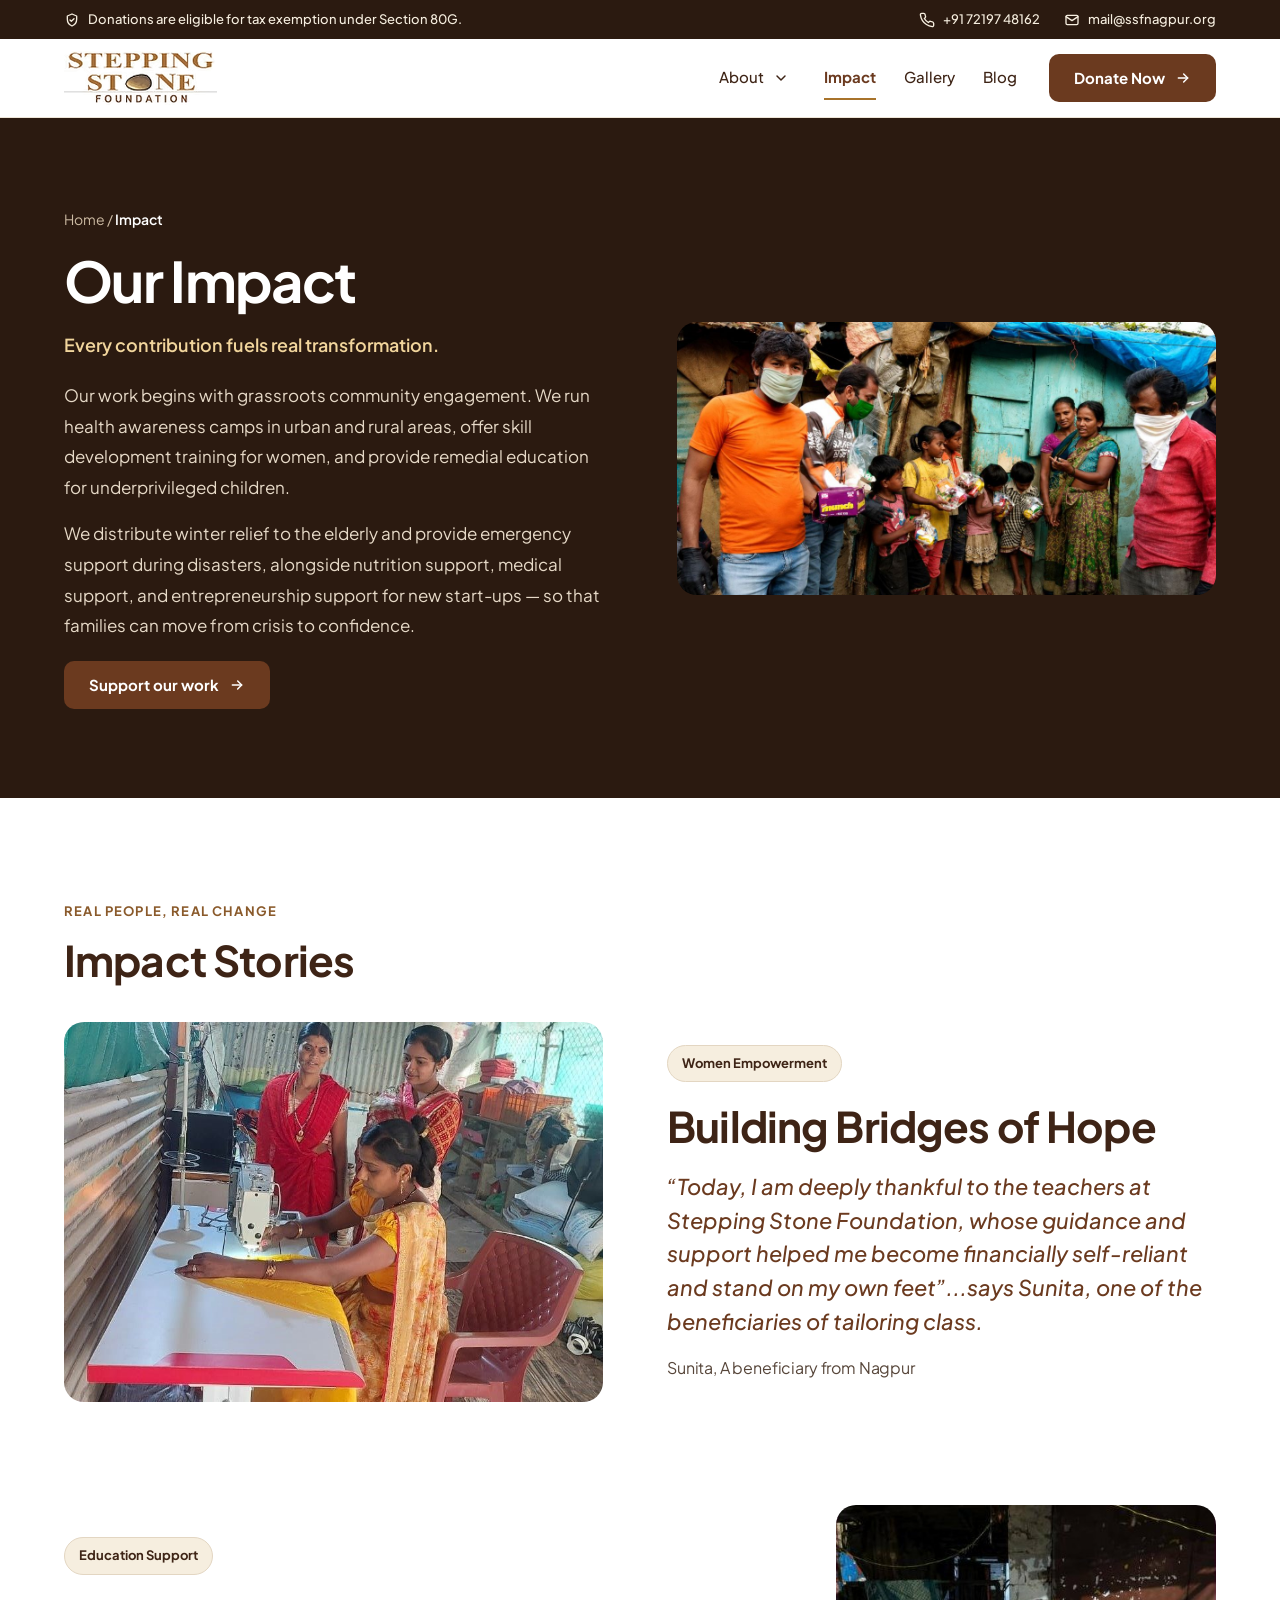
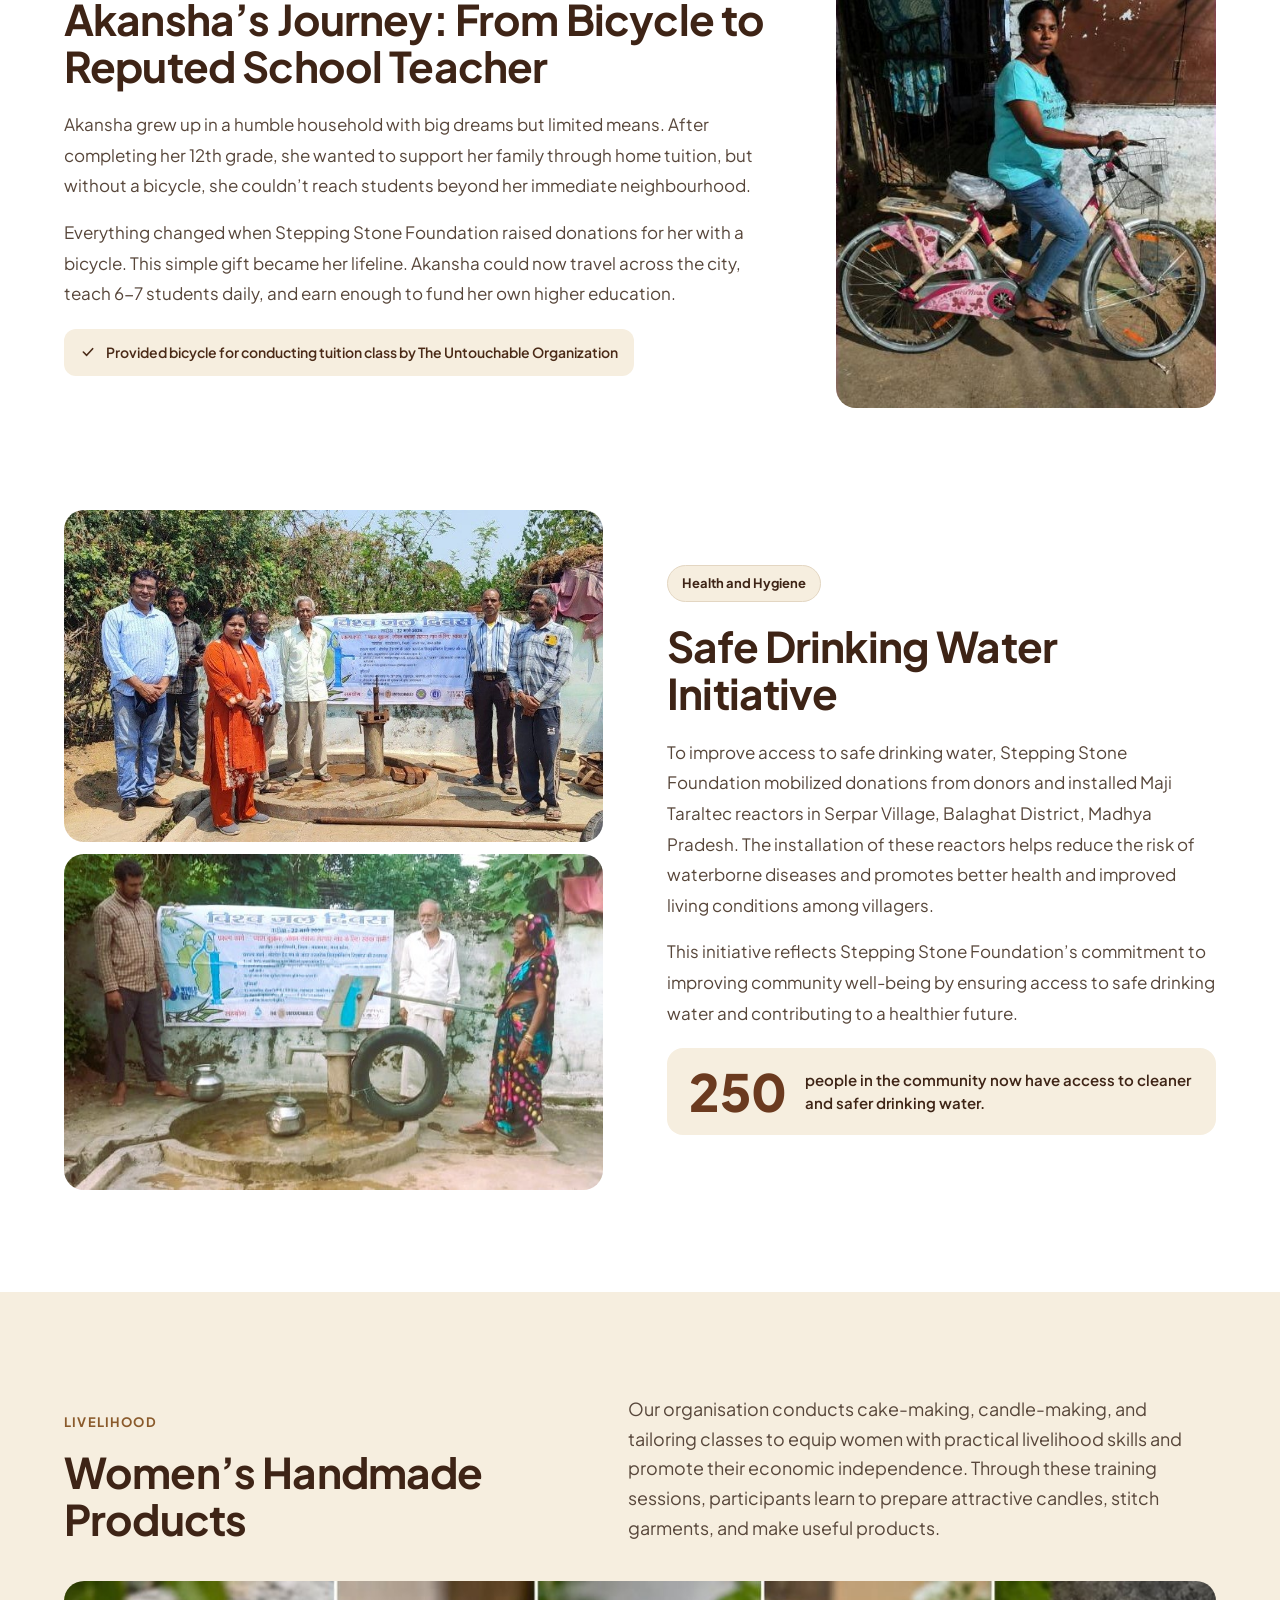
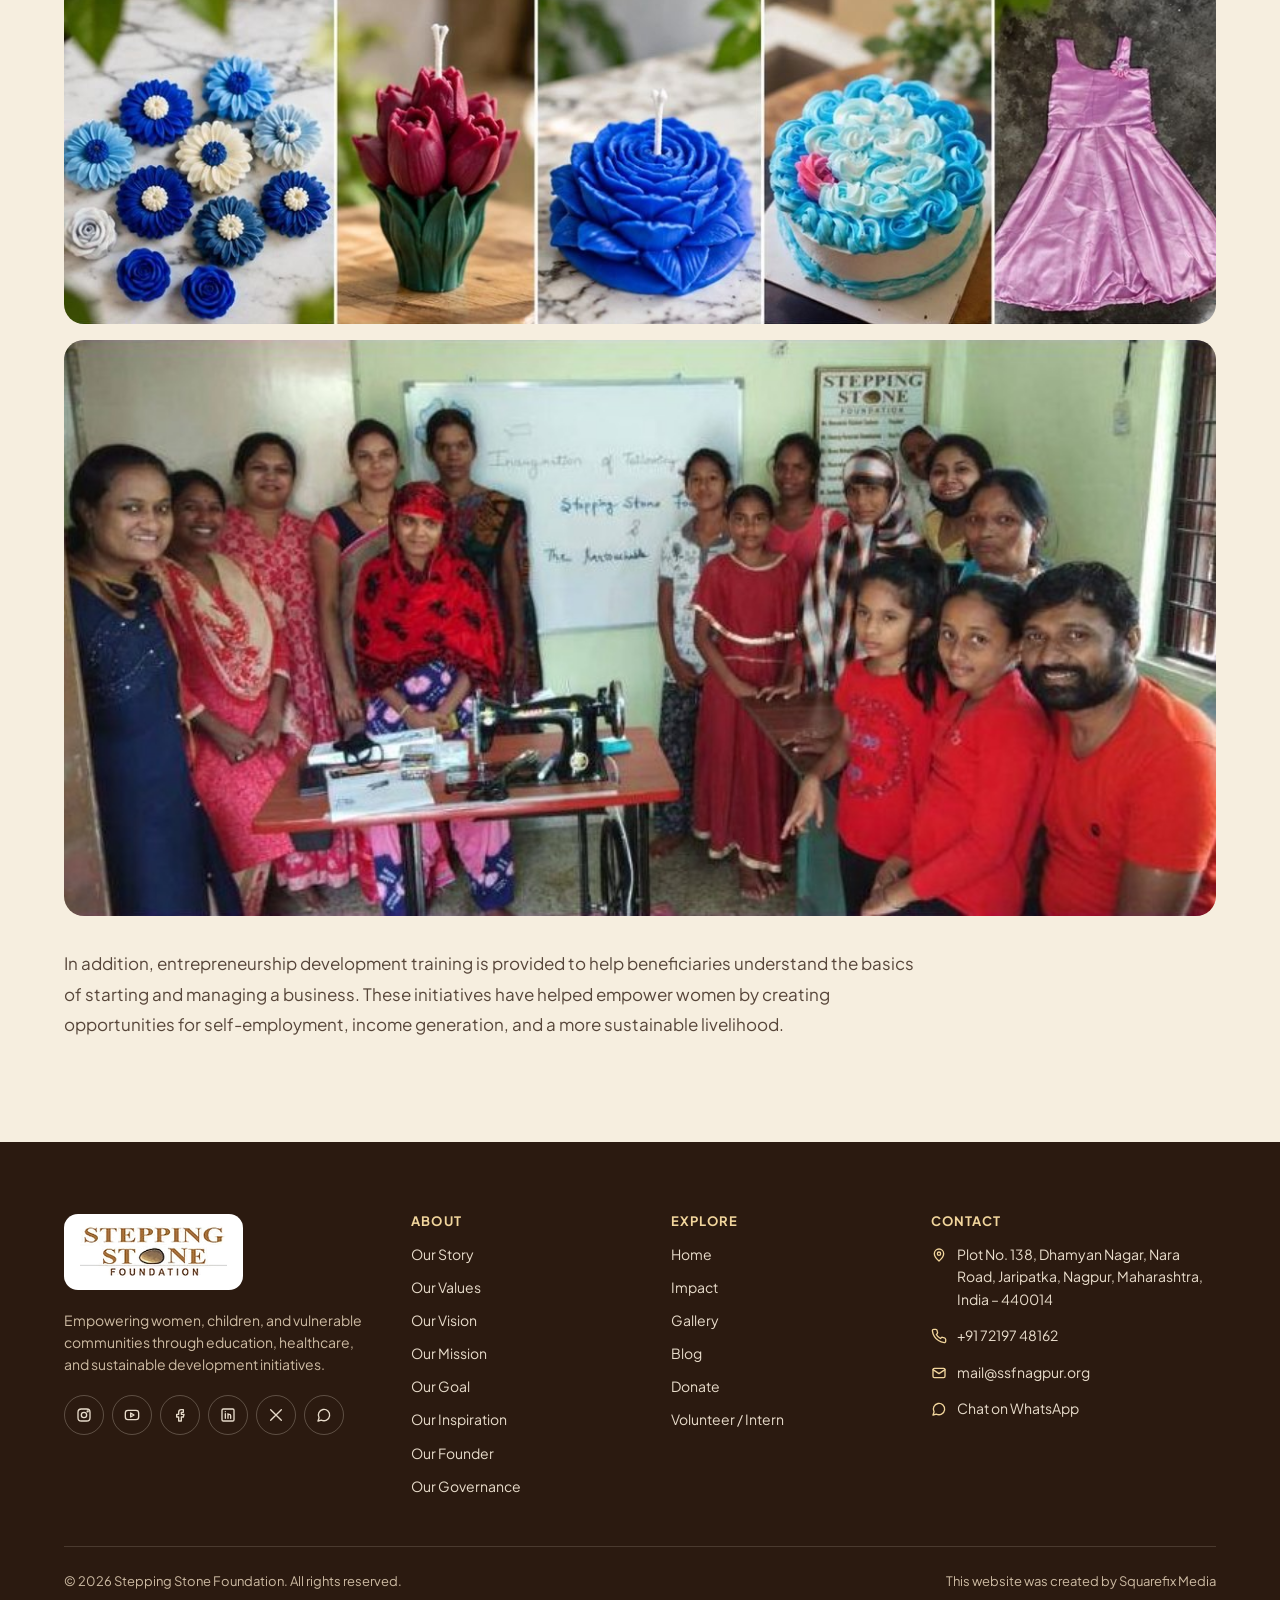
<file: impact.html>
<!DOCTYPE html>
<html lang="en">
<head>
<meta charset="utf-8">
<meta name="viewport" content="width=device-width, initial-scale=1">
<title>Impact — Stepping Stone Foundation</title>
<meta name="description" content="Impact stories from Stepping Stone Foundation: women’s livelihoods, Akansha’s journey, and safe drinking water for 250 people in Serpar village.">
<meta property="og:title" content="Impact — Stepping Stone Foundation">
<meta property="og:description" content="Impact stories from Stepping Stone Foundation: women’s livelihoods, Akansha’s journey, and safe drinking water for 250 people in Serpar village.">
<meta property="og:image" content="assets/img/hero-1.jpg">
<meta name="theme-color" content="#2B1A10">
<link rel="icon" href="data:image/svg+xml,%3Csvg xmlns='http://www.w3.org/2000/svg' viewBox='0 0 64 64'%3E%3Crect width='64' height='64' rx='14' fill='%232B1A10'/%3E%3Cellipse cx='32' cy='34' rx='18' ry='13' fill='%23A8732B'/%3E%3Cellipse cx='26' cy='29' rx='6' ry='3' fill='%23F1D59C' opacity='.8'/%3E%3C/svg%3E">
<link rel="preconnect" href="https://fonts.googleapis.com">
<link rel="preconnect" href="https://fonts.gstatic.com" crossorigin>
<link href="https://fonts.googleapis.com/css2?family=Plus+Jakarta+Sans:ital,wght@0,400;0,500;0,600;0,700;0,800;1,500&display=swap" rel="stylesheet">
<link rel="stylesheet" href="assets/css/style.css">
<script>(function(d){if('IntersectionObserver' in window&&!matchMedia('(prefers-reduced-motion: reduce)').matches){d.classList.add('js-reveal');setTimeout(function(){if(!window.SSF_REVEAL)d.classList.remove('js-reveal')},3000)}})(document.documentElement)</script>
</head>
<body>
<a class="skip" href="#main">Skip to content</a>
<div class="masthead">
<div class="topbar"><div class="container">
<p class="note"><svg class="icon" width="15" height="15" viewBox="0 0 24 24" fill="none" stroke="currentColor" stroke-width="2" stroke-linecap="round" stroke-linejoin="round" aria-hidden="true"><path d="M12 3l7 3v5c0 4.5-3 8.5-7 10-4-1.5-7-5.5-7-10V6l7-3z"/><path d="M9 12l2 2 4-4"/></svg>Donations are eligible for tax exemption under Section 80G.</p>
<div class="contact"><a href="tel:+917219748162"><svg class="icon" width="14" height="14" viewBox="0 0 24 24" fill="none" stroke="currentColor" stroke-width="2" stroke-linecap="round" stroke-linejoin="round" aria-hidden="true"><path d="M22 16.9v3a2 2 0 0 1-2.2 2 19.8 19.8 0 0 1-8.6-3.1 19.5 19.5 0 0 1-6-6A19.8 19.8 0 0 1 2.1 4.2 2 2 0 0 1 4.1 2h3a2 2 0 0 1 2 1.7c.1.9.4 1.8.7 2.7a2 2 0 0 1-.5 2.1L8 9.8a16 16 0 0 0 6 6l1.3-1.3a2 2 0 0 1 2.1-.4c.9.3 1.8.6 2.7.7a2 2 0 0 1 1.7 2z"/></svg>+91 72197 48162</a><a href="mailto:mail@ssfnagpur.org"><svg class="icon" width="14" height="14" viewBox="0 0 24 24" fill="none" stroke="currentColor" stroke-width="2" stroke-linecap="round" stroke-linejoin="round" aria-hidden="true"><rect x="3" y="5" width="18" height="14" rx="2"/><path d="M3 7l9 6 9-6"/></svg>mail@ssfnagpur.org</a></div>
</div></div>
<header class="site-header"><div class="container">
<a class="brand" href="index.html" aria-label="Stepping Stone Foundation, home"><img src="assets/img/logo.png" alt="Stepping Stone Foundation" width="153" height="54"></a>
<button class="nav-toggle" type="button" aria-expanded="false" aria-controls="site-nav" aria-label="Menu"><svg class="icon" width="22" height="22" viewBox="0 0 24 24" fill="none" stroke="currentColor" stroke-width="2" stroke-linecap="round" stroke-linejoin="round" aria-hidden="true"><path d="M4 7h16M4 12h16M4 17h16"/></svg></button>
<nav class="nav" id="site-nav" aria-label="Main">
<ul class="nav-links">
<li class="has-menu"><a href="about.html">About</a><button class="submenu-toggle" type="button" aria-expanded="false" aria-controls="about-menu" aria-label="Show About sections"><svg class="icon" width="16" height="16" viewBox="0 0 24 24" fill="none" stroke="currentColor" stroke-width="2.2" stroke-linecap="round" stroke-linejoin="round" aria-hidden="true"><path d="M6 9l6 6 6-6"/></svg></button><div class="submenu" id="about-menu"><ul><li><a href="about.html#story">Our Story</a></li><li><a href="about.html#values">Our Values</a></li><li><a href="about.html#vision">Our Vision</a></li><li><a href="about.html#mission">Our Mission</a></li><li><a href="about.html#goal">Our Goal</a></li><li><a href="about.html#inspiration">Our Inspiration</a></li><li><a href="about.html#founder">Our Founder</a></li><li><a href="about.html#governance">Our Governance</a></li></ul></div></li>
<li><a href="impact.html" aria-current="page">Impact</a></li>
<li><a href="gallery.html">Gallery</a></li>
<li><a href="blog.html">Blog</a></li>
</ul>
<a class="btn btn-primary" href="donate.html">Donate Now<svg class="icon" width="16" height="16" viewBox="0 0 24 24" fill="none" stroke="currentColor" stroke-width="2.2" stroke-linecap="round" stroke-linejoin="round" aria-hidden="true"><path d="M5 12h14"/><path d="M13 6l6 6-6 6"/></svg></a>
</nav>
</div></header>
</div>
<main id="main">

<section class="banner on-dark">
<div class="container">
<div class="split">
<div class="split__body reveal">
<nav aria-label="Breadcrumb" class="breadcrumb"><a href="index.html">Home</a> / <span aria-current="page">Impact</span></nav>
<h1 class="t-h1">Our Impact</h1>
<p class="lead" style="color:var(--gold-light);font-weight:600">Every contribution fuels real transformation.</p>
<div class="prose">
<p>Our work begins with grassroots community engagement. We run health awareness camps in urban and rural areas, offer skill development training for women, and provide remedial education for underprivileged children.</p>
<p>We distribute winter relief to the elderly and provide emergency support during disasters, alongside nutrition support, medical support, and entrepreneurship support for new start-ups — so that families can move from crisis to confidence.</p>
</div>
<a class="btn btn-primary" href="donate.html">Support our work<svg aria-hidden="true" class="icon" fill="none" height="16" stroke="currentColor" stroke-linecap="round" stroke-linejoin="round" stroke-width="2.2" viewbox="0 0 24 24" width="16"><path d="M5 12h14"></path><path d="M13 6l6 6-6 6"></path></svg></a>
</div>
<div class="split__media reveal" style="--d:90ms"><img alt="Volunteers distributing supplies to families" class="photo" decoding="async" height="606" src="assets/img/gallery-1.jpg" width="1200"/></div>
</div>
</div>
</section>
<section class="section">
<div class="container">
<div class="sec-head sec-head--split reveal"><div><span class="eyebrow">Real people, real change</span><h2 class="t-h2">Impact Stories</h2></div></div>
<article class="story split">
<div class="split__media reveal"><img alt="A woman stitching on an industrial sewing machine as other trainees look on" class="photo" decoding="async" height="576" loading="lazy" src="assets/img/story-sunita-tailoring.jpg" width="816"/></div>
<div class="split__body reveal" style="--d:90ms">
<span class="tag">Women Empowerment</span>
<h3 class="t-h2">Building Bridges of Hope</h3>
<blockquote class="quote">“Today, I am deeply thankful to the teachers at Stepping Stone Foundation, whose guidance and support helped me become financially self-reliant and stand on my own feet”...says Sunita, one of the beneficiaries of tailoring class.</blockquote>
<p class="t-h4" style="font-size:16px">Sunita, A beneficiary from Nagpur</p>
</div>
</article>
<article class="story split split--reverse">
<div class="split__media split__media--narrow reveal"><img alt="Akansha with the bicycle she uses to reach her tuition students" class="photo" decoding="async" height="596" loading="lazy" src="assets/img/impact-akansha.jpg" width="450"/></div>
<div class="split__body reveal" style="--d:90ms">
<span class="tag">Education Support</span>
<h3 class="t-h2">Akansha’s Journey: From Bicycle to Reputed School Teacher</h3>
<div class="prose">
<p>Akansha grew up in a humble household with big dreams but limited means. After completing her 12th grade, she wanted to support her family through home tuition, but without a bicycle, she couldn’t reach students beyond her immediate neighbourhood.</p>
<p>Everything changed when Stepping Stone Foundation raised donations for her with a bicycle. This simple gift became her lifeline. Akansha could now travel across the city, teach 6-7 students daily, and earn enough to fund her own higher education.</p>
</div>
<p class="note-chip"><svg aria-hidden="true" class="icon" fill="none" height="16" stroke="currentColor" stroke-linecap="round" stroke-linejoin="round" stroke-width="2.4" viewbox="0 0 24 24" width="16"><path d="M5 12l5 5 9-10"></path></svg>Provided bicycle for conducting tuition class by The Untouchable Organization</p>
</div>
</article>
<article class="story split">
<div class="split__media reveal"><div class="stack" style="gap:12px"><img alt="Officials and Stepping Stone team at the World Water Day handover of the hand pump reactor" class="photo" decoding="async" height="560" loading="lazy" src="assets/img/impact-world-water-day.jpg" width="911"/><img alt="Villagers at the hand pump fitted with a water disinfecting reactor in Serpar village" class="photo" decoding="async" height="403" loading="lazy" src="assets/img/impact-water-pump.jpg" width="647"/></div></div>
<div class="split__body reveal" style="--d:90ms">
<span class="tag">Health and Hygiene</span>
<h3 class="t-h2">Safe Drinking Water Initiative</h3>
<div class="prose">
<p>To improve access to safe drinking water, Stepping Stone Foundation mobilized donations from donors and installed Maji Taraltec reactors in Serpar Village, Balaghat District, Madhya Pradesh. The installation of these reactors helps reduce the risk of waterborne diseases and promotes better health and improved living conditions among villagers.</p>
<p>This initiative reflects Stepping Stone Foundation’s commitment to improving community well-being by ensuring access to safe drinking water and contributing to a healthier future.</p>
</div>
<div class="stat"><strong>250</strong><span>people in the community now have access to cleaner and safer drinking water.</span></div>
</div>
</article>
</div>
</section>
<section class="section section--cream">
<div class="container">
<div class="sec-head sec-head--split reveal"><div><span class="eyebrow">Livelihood</span><h2 class="t-h2">Women’s Handmade Products</h2></div><p class="lead">Our organisation conducts cake-making, candle-making, and tailoring classes to equip women with practical livelihood skills and promote their economic independence. Through these training sessions, participants learn to prepare attractive candles, stitch garments, and make useful products.</p></div>
<div class="stack reveal" style="gap:16px;--d:90ms">
<img alt="Candles, cakes and garments made by women trainees" class="photo" decoding="async" height="358" loading="lazy" src="assets/img/handmade-collage.jpg" width="1200"/>
<div class="frame" style="--r:16/8;--pos:center 45%"><img alt="Inauguration of the tailoring class" decoding="async" height="398" loading="lazy" src="assets/img/g-tailoring-launch.jpg" width="796"/></div>
</div>
<p class="prose reveal" style="margin-top:32px;max-width:860px;--d:180ms">In addition, entrepreneurship development training is provided to help beneficiaries understand the basics of starting and managing a business. These initiatives have helped empower women by creating opportunities for self-employment, income generation, and a more sustainable livelihood.</p>
</div>
</section>
</main>
<footer class="site-footer"><div class="container">
<div class="footer-grid">
<div class="stack" style="align-items:flex-start">
<a class="footer-logo" href="index.html" aria-label="Stepping Stone Foundation, home"><img src="assets/img/logo.png" alt="Stepping Stone Foundation" width="148" height="52" loading="lazy"></a>
<p class="small" style="color:#CDBBA3;max-width:300px">Empowering women, children, and vulnerable communities through education, healthcare, and sustainable development initiatives.</p>
<div class="socials"><a href="https://www.instagram.com/steppingstonefoundationnagpur" target="_blank" rel="noopener" aria-label="Instagram"><svg class="icon" width="16" height="16" viewBox="0 0 24 24" fill="none" stroke="currentColor" stroke-width="2" stroke-linecap="round" stroke-linejoin="round" aria-hidden="true"><rect x="3" y="3" width="18" height="18" rx="5"/><circle cx="12" cy="12" r="4"/><circle cx="17.5" cy="6.5" r=".8"/></svg></a><a href="https://youtube.com/@steppingstone-r8e" target="_blank" rel="noopener" aria-label="YouTube"><svg class="icon" width="16" height="16" viewBox="0 0 24 24" fill="none" stroke="currentColor" stroke-width="2" stroke-linecap="round" stroke-linejoin="round" aria-hidden="true"><rect x="2" y="5" width="20" height="14" rx="4"/><path d="M10 9l5 3-5 3z"/></svg></a><a href="https://www.facebook.com/watch/?v=477281196458527" target="_blank" rel="noopener" aria-label="Facebook"><svg class="icon" width="16" height="16" viewBox="0 0 24 24" fill="none" stroke="currentColor" stroke-width="2" stroke-linecap="round" stroke-linejoin="round" aria-hidden="true"><path d="M14 8h3V4h-3a4 4 0 0 0-4 4v3H7v4h3v6h4v-6h3l1-4h-4V8z"/></svg></a><a href="http://www.linkedin.com/in/steppingstone-foundation-10208b325" target="_blank" rel="noopener" aria-label="LinkedIn"><svg class="icon" width="16" height="16" viewBox="0 0 24 24" fill="none" stroke="currentColor" stroke-width="2" stroke-linecap="round" stroke-linejoin="round" aria-hidden="true"><rect x="3" y="3" width="18" height="18" rx="2"/><path d="M8 10v7M8 7v.01M12 17v-4a2 2 0 0 1 4 0v4M12 10v7"/></svg></a><a href="https://x.com/Steppingst93715" target="_blank" rel="noopener" aria-label="X"><svg class="icon" width="16" height="16" viewBox="0 0 24 24" fill="none" stroke="currentColor" stroke-width="2" stroke-linecap="round" stroke-linejoin="round" aria-hidden="true"><path d="M4 4l16 16M20 4L4 20"/></svg></a><a href="https://wa.me/919890223319" target="_blank" rel="noopener" aria-label="WhatsApp"><svg class="icon" width="16" height="16" viewBox="0 0 24 24" fill="none" stroke="currentColor" stroke-width="2" stroke-linecap="round" stroke-linejoin="round" aria-hidden="true"><path d="M3 21l1.6-4.7A8.5 8.5 0 1 1 8 19.6L3 21z"/></svg></a></div>
</div>
<div><h2>About</h2><ul class="footer-links"><li><a href="about.html#story">Our Story</a></li><li><a href="about.html#values">Our Values</a></li><li><a href="about.html#vision">Our Vision</a></li><li><a href="about.html#mission">Our Mission</a></li><li><a href="about.html#goal">Our Goal</a></li><li><a href="about.html#inspiration">Our Inspiration</a></li><li><a href="about.html#founder">Our Founder</a></li><li><a href="about.html#governance">Our Governance</a></li></ul></div>
<div><h2>Explore</h2><ul class="footer-links"><li><a href="index.html">Home</a></li><li><a href="impact.html">Impact</a></li><li><a href="gallery.html">Gallery</a></li><li><a href="blog.html">Blog</a></li><li><a href="donate.html">Donate</a></li><li><a href="index.html#volunteer">Volunteer / Intern</a></li></ul></div>
<div><h2>Contact</h2><div class="footer-contact">
<p><svg class="icon" width="16" height="16" viewBox="0 0 24 24" fill="none" stroke="currentColor" stroke-width="2" stroke-linecap="round" stroke-linejoin="round" aria-hidden="true"><path d="M12 21s-7-6.2-7-11a7 7 0 0 1 14 0c0 4.8-7 11-7 11z"/><circle cx="12" cy="10" r="2.5"/></svg><span>Plot No. 138, Dhamyan Nagar, Nara Road, Jaripatka, Nagpur, Maharashtra, India – 440014</span></p>
<a href="tel:+917219748162"><svg class="icon" width="16" height="16" viewBox="0 0 24 24" fill="none" stroke="currentColor" stroke-width="2" stroke-linecap="round" stroke-linejoin="round" aria-hidden="true"><path d="M22 16.9v3a2 2 0 0 1-2.2 2 19.8 19.8 0 0 1-8.6-3.1 19.5 19.5 0 0 1-6-6A19.8 19.8 0 0 1 2.1 4.2 2 2 0 0 1 4.1 2h3a2 2 0 0 1 2 1.7c.1.9.4 1.8.7 2.7a2 2 0 0 1-.5 2.1L8 9.8a16 16 0 0 0 6 6l1.3-1.3a2 2 0 0 1 2.1-.4c.9.3 1.8.6 2.7.7a2 2 0 0 1 1.7 2z"/></svg>+91 72197 48162</a>
<a href="mailto:mail@ssfnagpur.org"><svg class="icon" width="16" height="16" viewBox="0 0 24 24" fill="none" stroke="currentColor" stroke-width="2" stroke-linecap="round" stroke-linejoin="round" aria-hidden="true"><rect x="3" y="5" width="18" height="14" rx="2"/><path d="M3 7l9 6 9-6"/></svg>mail@ssfnagpur.org</a>
<a href="https://wa.me/919890223319" target="_blank" rel="noopener"><svg class="icon" width="16" height="16" viewBox="0 0 24 24" fill="none" stroke="currentColor" stroke-width="2" stroke-linecap="round" stroke-linejoin="round" aria-hidden="true"><path d="M3 21l1.6-4.7A8.5 8.5 0 1 1 8 19.6L3 21z"/></svg>Chat on WhatsApp</a>
</div></div>
</div>
<div class="footer-bottom"><span>© <span data-year>2026</span> Stepping Stone Foundation. All rights reserved.</span><a href="https://www.squarefix.me/" target="_blank" rel="noopener">This website was created by Squarefix Media</a></div>
</div></footer>
<script src="assets/js/config.js"></script>
<script src="assets/js/main.js"></script>
</body>
</html>
</file>
<file: assets/css/style.css>
/* =========================================================
   Stepping Stone Foundation — design system
   One type scale, one heading colour, one section rhythm.
   ========================================================= */
:root{
  /* colour */
  --heading:#3E2416;        /* dark brown — all headings */
  --ink:#2B1A10;            /* deepest brown — dark bands, footer */
  --text:#57463A;           /* body copy */
  --muted:#7A685A;          /* secondary copy */
  --brown:#6B3A1F;          /* primary actions */
  --brown-hover:#55301A;
  --gold:#A8732B;           /* accents, focus */
  --gold-text:#8A5A2B;      /* eyebrows on light */
  --gold-light:#F1D59C;     /* accents on dark */
  --cream:#F6EEDF; --cream-2:#FBF7F0; --cream-3:#EADCC4;
  --line:#EFE6D8; --line-2:#E3D6C2;
  --white:#FFFFFF; --error:#A12D1C;
  /* type scale */
  --font:'Plus Jakarta Sans', system-ui, -apple-system, 'Segoe UI', sans-serif;
  --fs-display:clamp(40px,5.2vw,64px);
  --fs-h1:clamp(36px,4.4vw,56px);
  --fs-h2:clamp(30px,3.3vw,44px);
  --fs-h3:clamp(21px,1.9vw,26px);
  --fs-h4:19px;
  --fs-lead:clamp(17px,1.4vw,19px);
  --fs-prose:17px;
  --fs-body:16px;
  --fs-small:14px;
  --fs-eyebrow:13px;
  /* space */
  --sec:clamp(64px,8vw,104px);
  --gap-head:clamp(28px,3vw,44px);
  --gutter:clamp(28px,5vw,72px);
  --radius:20px; --radius-sm:12px;
  --max:1200px;
  --masthead:0px;
}
*{box-sizing:border-box}
html{scroll-behavior:smooth}
body{margin:0;font-family:var(--font);font-size:var(--fs-body);line-height:1.65;color:var(--text);background:var(--white);-webkit-font-smoothing:antialiased;text-rendering:optimizeLegibility}
img{max-width:100%;height:auto;display:block}
a{color:var(--brown);text-decoration:none}
a:hover{color:var(--heading)}
p{margin:0}
h1,h2,h3,h4{margin:0;color:var(--heading);font-weight:700;letter-spacing:-0.02em;line-height:1.12}
button,input,select,textarea{font:inherit;color:inherit}
:focus-visible{outline:3px solid var(--gold);outline-offset:2px;border-radius:6px}
[hidden]{display:none !important}
[id]{scroll-margin-top:calc(var(--masthead) + 24px)}
.skip{position:absolute;left:12px;top:-60px;background:var(--ink);color:#fff;padding:10px 14px;border-radius:8px;z-index:200}
.skip:focus{top:12px;color:#fff}
.sr-only{position:absolute;width:1px;height:1px;overflow:hidden;clip:rect(0 0 0 0);white-space:nowrap}

/* ---------- Type ---------- */
.t-display{font-size:var(--fs-display);line-height:1.05;letter-spacing:-0.03em}
.t-h1{font-size:var(--fs-h1);line-height:1.06;letter-spacing:-0.03em}
.t-h2{font-size:var(--fs-h2)}
.t-h3{font-size:var(--fs-h3);line-height:1.2}
.t-h4{font-size:var(--fs-h4);line-height:1.3;letter-spacing:-0.01em}
.eyebrow{display:block;font-size:var(--fs-eyebrow);font-weight:700;letter-spacing:.09em;text-transform:uppercase;color:var(--gold-text)}
.lead{font-size:var(--fs-lead);line-height:1.65;color:var(--text)}
.prose{font-size:var(--fs-prose);line-height:1.8;color:var(--text)}
.prose p + p{margin-top:16px}
.small{font-size:var(--fs-small);line-height:1.55;color:var(--muted)}
.quote{margin:0;font-size:clamp(19px,1.7vw,22px);line-height:1.55;font-style:italic;font-weight:500;color:var(--brown)}
.on-dark{color:#E6D9C7}
.on-dark h1,.on-dark h2,.on-dark h3,.on-dark h4{color:#fff}
.on-dark .eyebrow{color:var(--gold-light)}
.on-dark .lead,.on-dark .prose{color:#E6D9C7}
.on-dark .small{color:#CDBBA3}

/* ---------- Layout ---------- */
.container{max-width:var(--max);margin:0 auto;padding:0 24px}
.section{padding:var(--sec) 0}
.section--cream{background:var(--cream)}
.section--soft{background:var(--cream-2)}
.section--ink{background:var(--ink)}
.sec-head{display:flex;flex-direction:column;gap:14px;max-width:760px;margin-bottom:var(--gap-head)}
.sec-head--center{margin-left:auto;margin-right:auto;text-align:center;align-items:center}
.sec-head--split{max-width:none;flex-direction:row;flex-wrap:wrap;align-items:flex-end;justify-content:space-between;gap:16px 64px}
.sec-head--split > :first-child{flex:1 1 360px;display:flex;flex-direction:column;gap:14px}
.sec-head--split > p{flex:1.2 1 420px}
.stack{display:flex;flex-direction:column;gap:20px}
.stack-sm{display:flex;flex-direction:column;gap:10px}
.split{display:flex;flex-wrap:wrap;align-items:center;gap:40px var(--gutter)}
.split--top{align-items:flex-start}
.split__media{flex:1 1 440px;min-width:0}
.split__media--narrow{flex:0 1 380px}
.split__body{flex:1.1 1 440px;min-width:0;display:flex;flex-direction:column;gap:20px;align-items:flex-start}
.split--reverse{flex-direction:row-reverse}
@media (max-width:900px){.split--reverse{flex-direction:row}.split__media--narrow{flex:1 1 100%;max-width:440px}}
.btn-row{display:flex;flex-wrap:wrap;gap:12px}

/* ---------- Photos (never crop faces) ---------- */
.frame{position:relative;width:100%;aspect-ratio:var(--r,4/3);overflow:hidden;border-radius:var(--radius);background:var(--cream-3)}
.frame > img{position:absolute;inset:0;width:100%;height:100%;object-fit:cover;object-position:var(--pos,center)}
.frame--fit > img{object-fit:contain}
.frame--fit > .frame__bg{object-fit:cover;filter:blur(24px) saturate(1.1);transform:scale(1.15);opacity:.55}
.photo{width:100%;border-radius:var(--radius)}
.jrow{display:flex;gap:16px}
.jrow > *{min-width:0}
.jrow img{width:100%;height:auto;border-radius:16px}
@media (max-width:640px){.jrow:not(.jrow--keep){flex-direction:column}.jrow:not(.jrow--keep) > *{flex:none !important}.jrow--keep{gap:10px}.jrow--keep img{border-radius:12px}
  .hero .jrow{flex-direction:row;overflow-x:auto;scroll-snap-type:x mandatory;margin-left:-20px;margin-right:-20px;padding:0 20px 6px;scrollbar-width:none}
  .hero .jrow::-webkit-scrollbar{display:none}
  .hero .jrow > *{flex:0 0 80% !important;scroll-snap-align:center}}

/* ---------- Buttons ---------- */
.btn{display:inline-flex;align-items:center;justify-content:center;gap:10px;min-height:48px;padding:0 24px;max-width:100%;border-radius:10px;border:1px solid transparent;font-size:15px;font-weight:700;line-height:1.2;text-align:center;cursor:pointer;text-decoration:none;transition:transform .28s cubic-bezier(.2,.8,.2,1),box-shadow .28s,background-color .2s,color .2s,border-color .2s}
.btn-primary{background:var(--brown);color:#fff}
.btn-primary:hover{background:var(--brown-hover);color:#fff}
.btn-light{background:#fff;color:var(--heading);border-color:var(--line-2)}
.btn-light:hover{color:var(--brown);border-color:var(--brown)}
.btn-ghost-dark{background:transparent;color:#fff;border-color:rgba(246,238,223,.35)}
.btn-ghost-dark:hover{color:#fff;border-color:var(--gold-light)}
.btn-block{width:100%;min-height:54px;font-size:16px}
.btn[disabled]{opacity:.6;cursor:progress}
.link-arrow{display:inline-flex;align-items:center;gap:10px;min-height:44px;font-size:15px;font-weight:700;color:var(--brown)}
.link-arrow svg{transition:transform .2s}
.link-arrow:hover svg{transform:translateX(4px)}
.on-dark .link-arrow{color:var(--gold-light)}
.icon{width:16px;height:16px;flex:none}

/* ---------- Small pieces ---------- */
.pill{display:inline-flex;align-items:center;gap:8px;background:var(--cream);color:#4A2A17;padding:7px 14px;border-radius:999px;font-size:13px;font-weight:600}
.tag{display:inline-flex;align-items:center;border:1px solid var(--line-2);background:var(--cream-2);border-radius:999px;padding:7px 14px;font-size:13px;font-weight:700;color:var(--heading)}
.breadcrumb{font-size:var(--fs-small);color:var(--muted)}
.breadcrumb a{color:var(--muted)}
.breadcrumb [aria-current]{color:var(--heading);font-weight:600}
.on-dark .breadcrumb,.on-dark .breadcrumb a{color:#CDBBA3}
.on-dark .breadcrumb [aria-current]{color:#fff}
.icon-badge{width:52px;height:52px;flex:none;border-radius:14px;background:var(--cream);color:var(--brown);display:flex;align-items:center;justify-content:center}
.icon-badge svg{width:24px;height:24px}
.card{background:#fff;border:1px solid var(--line);border-radius:var(--radius);padding:32px}
.card--soft{background:var(--cream-2)}
.card--cream{background:var(--cream);border-color:transparent}
.checklist{list-style:none;margin:0;padding:0;display:flex;flex-direction:column;gap:12px}
.checklist li{display:flex;gap:12px;align-items:flex-start}
.checklist svg{color:var(--brown);margin-top:5px}

/* ---------- Masthead (top bar + header, both sticky) ---------- */
.masthead{position:sticky;top:0;z-index:50}
.topbar{background:var(--ink);color:var(--cream);font-size:13px;font-weight:500}
.topbar .container{display:flex;flex-wrap:wrap;justify-content:space-between;align-items:center;gap:6px 24px;padding-top:9px;padding-bottom:9px}
.topbar a{color:var(--cream);display:inline-flex;align-items:center;gap:8px}
.topbar a:hover{color:var(--gold-light)}
.topbar .note{display:flex;align-items:center;gap:8px}
.topbar .contact{display:flex;flex-wrap:wrap;gap:6px 24px}
.site-header{background:rgba(255,255,255,.97);backdrop-filter:saturate(1.2) blur(10px);border-bottom:1px solid var(--line)}
.site-header .container{position:relative;display:flex;justify-content:space-between;align-items:center;gap:16px;padding-top:12px;padding-bottom:12px}
.brand img{height:54px;width:auto}
.nav{display:flex;align-items:center;gap:32px}
.nav-links{display:flex;align-items:center;gap:28px;list-style:none;margin:0;padding:0}
.nav-links > li > a{display:inline-flex;align-items:center;min-height:44px;color:var(--heading);font-size:15px;font-weight:500;border-bottom:2px solid transparent}
.nav-links > li > a:hover{color:var(--brown)}
.nav-links a[aria-current="page"]{color:var(--brown);font-weight:700;border-bottom-color:var(--gold)}
.nav .btn[aria-current="page"]{box-shadow:0 0 0 3px rgba(168,115,43,.35)}
.nav-toggle{display:none;width:48px;height:48px;border-radius:12px;border:1px solid var(--line-2);background:#fff;align-items:center;justify-content:center;cursor:pointer}
/* About dropdown */
.has-menu{display:flex;align-items:center;gap:2px}
.submenu-toggle{width:30px;height:30px;padding:0;border:0;border-radius:8px;background:transparent;color:var(--heading);display:inline-flex;align-items:center;justify-content:center;cursor:pointer}
.submenu-toggle svg{transition:transform .25s}
.submenu{position:absolute;top:100%;right:24px;width:min(560px,calc(100% - 48px));padding-top:14px;opacity:0;visibility:hidden;transform:translateY(8px);transition:opacity .22s,transform .22s,visibility 0s linear .22s;z-index:60}
.submenu ul{list-style:none;margin:0;padding:10px;display:grid;grid-template-columns:repeat(3,minmax(0,1fr));gap:4px;background:#fff;border:1px solid var(--line);border-radius:18px;box-shadow:0 24px 48px -20px rgba(43,26,16,.28)}
.submenu a{display:flex;align-items:center;min-height:44px;padding:0 14px;border-radius:10px;font-size:15px;font-weight:500;color:var(--heading);white-space:nowrap}
.submenu a:hover,.submenu a:focus-visible{background:var(--cream);color:var(--brown)}
@media (min-width:901px) and (hover:hover){.has-menu:hover:not(.is-dismissed) .submenu{opacity:1;visibility:visible;transform:none;transition-delay:0s}.has-menu:hover:not(.is-dismissed) .submenu-toggle svg{transform:rotate(180deg)}}
@media (min-width:901px){.has-menu:focus-within:not(.is-dismissed) .submenu,.has-menu.is-open .submenu{opacity:1;visibility:visible;transform:none;transition-delay:0s}.has-menu.is-open .submenu-toggle svg{transform:rotate(180deg)}}
@media (max-width:900px){
  .nav-toggle{display:inline-flex}
  .nav{position:absolute;left:0;right:0;top:100%;flex-direction:column;align-items:stretch;gap:14px;padding:8px 24px 24px;background:#fff;border-bottom:1px solid var(--line);box-shadow:0 20px 30px -20px rgba(43,26,16,.25);display:none;max-height:calc(100vh - 120px);overflow:auto}
  .nav.is-open{display:flex}
  .nav-links{flex-direction:column;align-items:stretch;gap:0}
  .nav-links > li > a{display:flex;padding:8px 0;font-size:17px;border-bottom:1px solid var(--line)}
  .nav-links a[aria-current="page"]{border-bottom-color:var(--line)}
  .has-menu{flex-wrap:wrap;border-bottom:1px solid var(--line)}
  .has-menu > a{flex:1;border-bottom:0 !important}
  .submenu-toggle{width:44px;height:44px}
  .submenu{position:static;width:100%;padding:0 0 10px;opacity:1;visibility:visible;transform:none;display:none;transition:none}
  .has-menu.is-open .submenu{display:block}
  .has-menu.is-open .submenu-toggle svg{transform:rotate(180deg)}
  .submenu ul{grid-template-columns:1fr 1fr;border:0;box-shadow:none;background:var(--cream-2);padding:6px}
  .submenu a{white-space:normal;min-height:40px}
  .brand img{height:44px}
  .topbar .note{display:none}
}

/* ---------- Hero ---------- */
.hero{padding:clamp(48px,6vw,80px) 0 var(--sec)}
.hero__grid{display:flex;flex-wrap:wrap;align-items:center;gap:48px var(--gutter)}
.hero__copy{flex:1.3 1 520px;min-width:0;display:flex;flex-direction:column;align-items:flex-start;gap:26px}
.hero__card{flex:1 1 380px;min-width:0;max-width:460px}
.hero .jrow{margin-top:clamp(40px,5vw,64px)}
@media (max-width:900px){.hero__card{max-width:none;flex-basis:100%}}

/* Page hero / banner */
.page-hero{padding:clamp(48px,6vw,88px) 0}
.banner{background:var(--ink);padding:clamp(56px,7vw,96px) 0}

/* ---------- Partners ---------- */
.logo-grid{display:flex;flex-wrap:wrap;justify-content:center;gap:16px}
.logo-tile{width:150px;height:104px;background:#fff;border:1px solid var(--line);border-radius:16px;display:flex;align-items:center;justify-content:center;padding:16px;transition:transform .28s cubic-bezier(.2,.8,.2,1),box-shadow .28s}
.logo-tile img{max-width:100%;max-height:100%;object-fit:contain}
@media (max-width:640px){.logo-tile{width:calc(50% - 8px);height:96px}}

/* ---------- Facts ---------- */
.facts{list-style:none;margin:0;padding:0;display:flex;flex-direction:column;gap:14px;width:100%}
.facts li{display:flex;gap:14px;align-items:center;padding:14px 16px;border:1px solid var(--line);border-radius:14px;background:var(--cream-2);font-weight:600;color:var(--heading);font-size:15px}
.facts .icon-badge{width:40px;height:40px;border-radius:10px;background:#fff}
.facts .icon-badge svg{width:20px;height:20px}

/* ---------- Focus areas ---------- */
.tabs{display:grid;grid-template-columns:repeat(6,minmax(0,1fr));gap:4px;padding:5px;background:var(--cream);border-radius:14px;margin-bottom:28px}
.tab{min-height:46px;padding:0 10px;border:0;border-radius:10px;background:transparent;color:#4A3A2E;font-size:14px;font-weight:600;cursor:pointer;transition:transform .28s cubic-bezier(.2,.8,.2,1),background-color .2s,color .2s}
.tab:hover{background:rgba(255,255,255,.6)}
.tab[aria-selected="true"]{background:var(--brown);color:#fff;font-weight:700}
.focus-panel{display:flex;flex-wrap:wrap;align-items:center;gap:32px var(--gutter)}
.focus-panel .split__media{flex:1 1 460px}
.focus-panel .split__body{gap:16px}
.tagline{font-size:18px;line-height:1.5;font-weight:600;color:var(--brown)}
.counter{font-size:13px;font-weight:700;letter-spacing:.08em;color:var(--gold-text)}
.arrows{display:flex;gap:10px}
.arrow-btn{width:46px;height:46px;border-radius:12px;border:1px solid var(--line-2);background:#fff;color:var(--heading);display:inline-flex;align-items:center;justify-content:center;cursor:pointer;transition:transform .28s cubic-bezier(.2,.8,.2,1),border-color .2s}
.arrow-btn--dark{background:var(--ink);border-color:var(--ink);color:#fff}
@media (max-width:1000px){.tabs{grid-template-columns:repeat(3,minmax(0,1fr))}}
@media (max-width:640px){.tabs{display:flex;overflow-x:auto;scroll-snap-type:x proximity;scrollbar-width:none}.tabs::-webkit-scrollbar{display:none}.tab{flex:0 0 auto;padding:0 16px;scroll-snap-align:start}}

/* ---------- Impact grid (3 × 3) ---------- */
.impact-grid{display:grid;grid-template-columns:repeat(3,minmax(0,1fr));gap:16px}
.impact-item{display:flex;align-items:center;gap:16px;background:#fff;border-radius:16px;padding:20px;min-height:96px}
.impact-item .t-h4{font-size:17px}
@media (max-width:900px){.impact-grid{grid-template-columns:repeat(2,minmax(0,1fr))}}
@media (max-width:560px){.impact-grid{grid-template-columns:1fr}}

/* ---------- Get involved ---------- */
.ways{display:grid;grid-template-columns:repeat(3,minmax(0,1fr));gap:20px}
.way{display:flex;flex-direction:column;gap:14px;align-items:flex-start;padding:32px;border-radius:var(--radius);background:rgba(255,255,255,.05);border:1px solid rgba(246,238,223,.14)}
.way .icon-badge{background:rgba(241,213,156,.14);color:var(--gold-light)}
.way p{color:#E6D9C7}
.way .link-arrow{margin-top:auto}
@media (max-width:900px){.ways{grid-template-columns:1fr}}

/* ---------- Values / Vision-Mission-Goal ---------- */
.grid-4{display:grid;grid-template-columns:repeat(4,minmax(0,1fr));gap:20px}
.grid-3{display:grid;grid-template-columns:repeat(3,minmax(0,1fr));gap:20px}
.grid-2{display:grid;grid-template-columns:repeat(2,minmax(0,1fr));gap:20px}
@media (max-width:1000px){.grid-4{grid-template-columns:repeat(2,minmax(0,1fr))}}
@media (max-width:900px){.grid-3,.grid-2{grid-template-columns:1fr}}
@media (max-width:480px){.grid-4{grid-template-columns:1fr}}
.value-card{display:flex;flex-direction:column;gap:22px;padding:28px;border-radius:var(--radius);background:#fff}
.vmg-card{display:flex;flex-direction:column;gap:16px;padding:32px;border:1px solid var(--line);border-radius:var(--radius);background:#fff}

/* ---------- Stories ---------- */
.story + .story{margin-top:var(--sec)}
.story .tag{background:var(--cream)}
.stat{display:flex;align-items:center;gap:18px;padding:18px 22px;border-radius:16px;background:var(--cream);width:100%}
.stat strong{font-size:clamp(40px,4vw,52px);line-height:1;font-weight:800;color:var(--brown);flex:none}
.stat span{font-size:15px;line-height:1.5;color:var(--heading);font-weight:600}
.note-chip{display:inline-flex;gap:10px;align-items:center;padding:12px 16px;border-radius:12px;background:var(--cream);color:#4A2A17;font-size:14px;font-weight:600}

/* ---------- Governance ---------- */
.gov-panel{background:#fff;border:1px solid var(--line);border-radius:var(--radius);padding:12px;display:flex;flex-direction:column;gap:12px}
.doc-list{display:flex;flex-direction:column;gap:8px}
.doc-row{display:flex;align-items:center;gap:14px;padding:14px 16px;border-radius:14px;background:var(--cream-2);border:1px solid var(--line);color:var(--heading);transition:transform .28s cubic-bezier(.2,.8,.2,1),border-color .2s,box-shadow .28s}
.doc-row:hover{color:var(--heading);border-color:var(--gold)}
.doc-icon{width:44px;height:44px;flex:none;border-radius:12px;background:var(--cream);color:var(--brown);display:flex;align-items:center;justify-content:center}
.doc-text{flex:1;min-width:0;display:flex;flex-direction:column;line-height:1.35}
.doc-text strong{font-size:16px}
.doc-text span{font-size:13px;color:var(--muted)}
.doc-action{display:inline-flex;align-items:center;gap:6px;font-size:14px;font-weight:700;color:var(--brown);white-space:nowrap}
.doc-row.is-pending .doc-action{color:var(--muted)}
.reg-box{padding:12px 8px 6px;display:flex;flex-direction:column;gap:12px}
.reg-tags{display:flex;flex-wrap:wrap;gap:8px}

/* ---------- Gallery ---------- */
.masonry{columns:3 280px;column-gap:16px}
.tile{display:block;width:100%;padding:0;margin:0 0 16px;border:0;border-radius:16px;overflow:hidden;background:var(--cream);cursor:zoom-in;break-inside:avoid}
.tile img{width:100%;transition:transform .4s ease}
.tile:hover img{transform:scale(1.03)}
.lightbox{position:fixed;inset:0;z-index:300;background:rgba(28,17,10,.94);display:flex;flex-direction:column;align-items:center;justify-content:center;gap:16px;padding:24px}
.lightbox img{max-width:min(1100px,100%);max-height:calc(100vh - 190px);max-height:calc(100dvh - 190px);width:auto;border-radius:12px}
.lightbox p{color:#E8DCCB;text-align:center;max-width:720px;font-size:15px}
.lb-top{position:absolute;top:16px;left:16px;right:16px;display:flex;justify-content:space-between;align-items:center;color:var(--cream);font-size:14px;font-weight:600}
.lb-close{width:44px;height:44px;border-radius:999px;border:1px solid rgba(246,238,223,.3);background:transparent;color:var(--cream);display:flex;align-items:center;justify-content:center;cursor:pointer}
@media (max-width:640px){.masonry{columns:2;column-gap:10px}.tile{margin-bottom:10px;border-radius:12px}}

/* ---------- Donation ---------- */
.give-card{background:#fff;border:1px solid var(--line);border-radius:var(--radius);padding:30px;display:flex;flex-direction:column;gap:18px;color:var(--text);box-shadow:0 30px 60px -40px rgba(43,26,16,.35)}
.amounts{display:grid;grid-template-columns:repeat(4,minmax(0,1fr));gap:8px}
.amount{min-height:52px;border:1px solid #E8DCC8;border-radius:10px;background:#fff;color:var(--heading);font-size:16px;font-weight:700;cursor:pointer;transition:transform .28s cubic-bezier(.2,.8,.2,1),background-color .2s,color .2s,border-color .2s}
.amount:hover{border-color:var(--brown)}
.amount[aria-pressed="true"]{background:var(--brown);border-color:var(--brown);color:#fff}
.custom-amount{display:flex;align-items:center;min-height:52px;padding:0 14px;border:1px solid #E2D5C1;border-radius:10px;background:var(--cream-2)}
.custom-amount span{font-weight:700;color:var(--muted)}
.custom-amount input{flex:1;min-width:0;padding:0 8px;border:0;outline:0;background:transparent;font-size:16px;font-weight:600}
.custom-amount:focus-within{border-color:var(--gold);background:#fff;box-shadow:0 0 0 3px rgba(168,115,43,.18)}
@media (max-width:400px){.amounts{grid-template-columns:repeat(2,minmax(0,1fr))}}
.methods{list-style:none;margin:0;padding:0;display:flex;flex-direction:column;gap:12px;width:100%}
.method{display:flex;align-items:center;gap:16px;padding:16px 18px;border-radius:16px;background:#fff;border:1px solid var(--line);color:var(--heading);transition:transform .28s cubic-bezier(.2,.8,.2,1),border-color .2s,box-shadow .28s}
.method:hover{color:var(--heading);border-color:var(--gold)}
.method .icon-badge{width:46px;height:46px;display:flex;align-items:center;justify-content:center;color:var(--brown);line-height:1}
.method strong{display:block;font-size:16px}
.method span{display:block;font-size:14px;color:var(--muted);line-height:1.45}
.method > svg{margin-left:auto;color:var(--brown)}
.anon{display:flex;gap:12px;align-items:flex-start;padding:14px 16px;border-radius:12px;background:var(--cream-2);border:1px solid var(--line);cursor:pointer}
.anon input{width:20px;height:20px;margin:2px 0 0;accent-color:var(--brown);flex:none}
.anon strong{display:block;color:var(--heading);font-size:15px}
.anon span{display:block;font-size:13px;color:var(--muted)}
.pay-amount{font-size:clamp(40px,5vw,56px);font-weight:800;line-height:1;color:var(--brown)}
.amount-summary{display:flex;flex-wrap:wrap;justify-content:space-between;align-items:flex-end;gap:12px;padding:16px 20px;border-radius:14px;background:var(--cream)}
.copy-btn{min-height:36px;padding:0 12px;border:1px solid var(--line-2);border-radius:8px;background:#fff;font-size:13px;font-weight:700;cursor:pointer;transition:transform .28s cubic-bezier(.2,.8,.2,1)}
.dl{margin:0;display:grid;grid-template-columns:repeat(2,minmax(0,1fr));border-top:1px solid var(--line)}
.dl div{padding:14px 0;border-bottom:1px solid var(--line);display:flex;flex-direction:column;gap:3px}
.dl dt{font-size:13px;color:var(--muted)}
.dl dd{margin:0;font-size:16px;font-weight:700;color:var(--heading)}
@media (max-width:520px){.dl{grid-template-columns:1fr}}
.trust{display:flex;flex-wrap:wrap;align-items:center;justify-content:space-between;gap:16px 40px}
.trust .reg-tags{flex:1 1 420px}

/* ---------- Forms ---------- */
.form{display:flex;flex-direction:column;gap:18px}
.form-grid{display:grid;grid-template-columns:repeat(2,minmax(0,1fr));gap:16px}
.field{display:flex;flex-direction:column;gap:6px}
.field.full{grid-column:1 / -1}
.field label{font-size:13px;font-weight:700;color:var(--heading)}
.field .req{color:var(--error)}
.hint{font-size:12px;color:var(--muted)}
.input{width:100%;min-height:48px;padding:0 14px;border:1px solid #E2D5C1;border-radius:10px;background:var(--cream-2);color:var(--heading);font-size:15px;transition:border-color .2s,background .2s,box-shadow .2s}
textarea.input{min-height:120px;padding:12px 14px;resize:vertical}
select.input{appearance:none;background-image:url("data:image/svg+xml,%3Csvg xmlns='http://www.w3.org/2000/svg' width='16' height='16' fill='none' stroke='%236B3A1F' stroke-width='2' stroke-linecap='round' stroke-linejoin='round' viewBox='0 0 24 24'%3E%3Cpath d='M6 9l6 6 6-6'/%3E%3C/svg%3E");background-repeat:no-repeat;background-position:right 14px center;padding-right:40px}
.input:hover{border-color:#CDBB9F}
.input:focus{outline:0;border-color:var(--gold);background:#fff;box-shadow:0 0 0 3px rgba(168,115,43,.18)}
.input::placeholder{color:#9A8878;opacity:1;transition:opacity .15s}
.input:focus::placeholder{opacity:0;color:transparent}
.input.invalid{border-color:var(--error);background:#FFF7F5}
.input:disabled{opacity:.5}
.uppercase{text-transform:uppercase}
.uppercase::placeholder{text-transform:none}
.field-error{font-size:12px;font-weight:600;color:var(--error)}
.notice{padding:16px 18px;border-radius:14px;font-size:15px;line-height:1.6}
.notice-success{background:#EEF6EE;border:1px solid #CFE3D0;color:#1F4A27}
.notice-error{background:#FFF4F1;border:1px solid #F0CFC6;color:#6E2014}
.notice-info{background:var(--cream-2);border:1px solid var(--line);color:#4A3A2E}
.form button[type=submit]{align-self:flex-start}
@media (max-width:640px){.form-grid{grid-template-columns:1fr}.form button[type=submit]{width:100%}}

/* ---------- Footer ---------- */
.site-footer{background:var(--ink);color:#E8DCCB;padding-bottom:env(safe-area-inset-bottom)}
.site-footer .container{padding-top:72px;padding-bottom:32px;display:flex;flex-direction:column;gap:48px}
.footer-grid{display:grid;grid-template-columns:1.4fr 1fr 1fr 1.3fr;gap:40px}
.footer-grid h2{font-size:13px;font-weight:700;letter-spacing:.08em;text-transform:uppercase;color:var(--gold-light);margin-bottom:14px}
.footer-links{list-style:none;margin:0;padding:0;display:flex;flex-direction:column;gap:10px;font-size:14px}
.site-footer a{color:#E8DCCB}
.site-footer a:hover{color:var(--gold-light)}
.footer-logo{display:inline-flex;background:#fff;border-radius:14px;padding:12px 16px}
.footer-logo img{height:52px;width:auto}
.socials{display:flex;flex-wrap:wrap;gap:8px}
.socials a{width:40px;height:40px;border-radius:999px;border:1px solid rgba(246,238,223,.25);display:flex;align-items:center;justify-content:center;transition:transform .28s cubic-bezier(.2,.8,.2,1),border-color .2s}
.footer-contact{display:flex;flex-direction:column;gap:14px;font-size:14px;line-height:1.6}
.footer-contact > *{display:flex;gap:10px;align-items:flex-start}
.footer-contact svg{color:var(--gold-light);margin-top:4px}
.footer-bottom{border-top:1px solid rgba(246,238,223,.15);padding-top:24px;display:flex;flex-wrap:wrap;justify-content:space-between;gap:12px;font-size:13px;color:#CDBBA3}
.footer-bottom a{color:#CDBBA3}
@media (max-width:1000px){.footer-grid{grid-template-columns:1fr 1fr}}
@media (max-width:560px){.footer-grid{grid-template-columns:1fr 1fr;gap:32px 20px}.footer-grid > div:first-child,.footer-grid > div:last-child{grid-column:1 / -1}}

/* ---------- Motion: grow on hover ---------- */
@media (hover:hover){
  .btn:hover{transform:scale(1.05);box-shadow:0 10px 24px -8px rgba(107,58,31,.45)}
  .btn-block:hover{transform:scale(1.025)}
  .btn-light:hover,.btn-ghost-dark:hover{box-shadow:0 10px 24px -12px rgba(43,26,16,.3)}
  .amount:hover,.arrow-btn:hover,.copy-btn:hover,.lb-close:hover,.nav-toggle:hover{transform:scale(1.08)}
  .tab:hover{transform:scale(1.04)}
  .socials a:hover{transform:scale(1.12);border-color:var(--gold-light)}
  .logo-tile:hover{transform:scale(1.06);box-shadow:0 12px 24px -14px rgba(43,26,16,.35)}
  .doc-row:hover,.method:hover{transform:scale(1.02);box-shadow:0 12px 24px -16px rgba(43,26,16,.35)}
}
.btn:active,.amount:active,.arrow-btn:active,.tab:active,.copy-btn:active{transform:scale(.97)}
.btn[disabled]{transform:none !important;box-shadow:none !important}

/* ---------- Motion: entrance (enabled by JS only) ---------- */
.js-reveal .reveal{opacity:0;transform:translate3d(0,28px,0);transition:opacity .8s cubic-bezier(.2,.7,.2,1),transform .8s cubic-bezier(.2,.7,.2,1);transition-delay:var(--d,0ms)}
.js-reveal .reveal.reveal--zoom{transform:scale(.96)}
.js-reveal .reveal.is-in{opacity:1;transform:none}

/* ---------- Small screens ---------- */
@media (max-width:640px){
  .container{padding:0 20px}
  .card,.give-card,.way,.vmg-card{padding:24px}
  .input,select.input,textarea.input,.custom-amount input{font-size:16px}
  .split{gap:28px}
  .hero__copy{gap:20px}
}
@media (max-width:360px){.container{padding:0 16px}.btn{padding:0 18px}.hero .jrow{margin-left:-16px;margin-right:-16px;padding:0 16px 6px}}
@media (min-width:1600px){:root{--max:1280px}}
@media (prefers-reduced-motion:reduce){*{scroll-behavior:auto !important;transition:none !important}.js-reveal .reveal{opacity:1;transform:none}}
</file>
